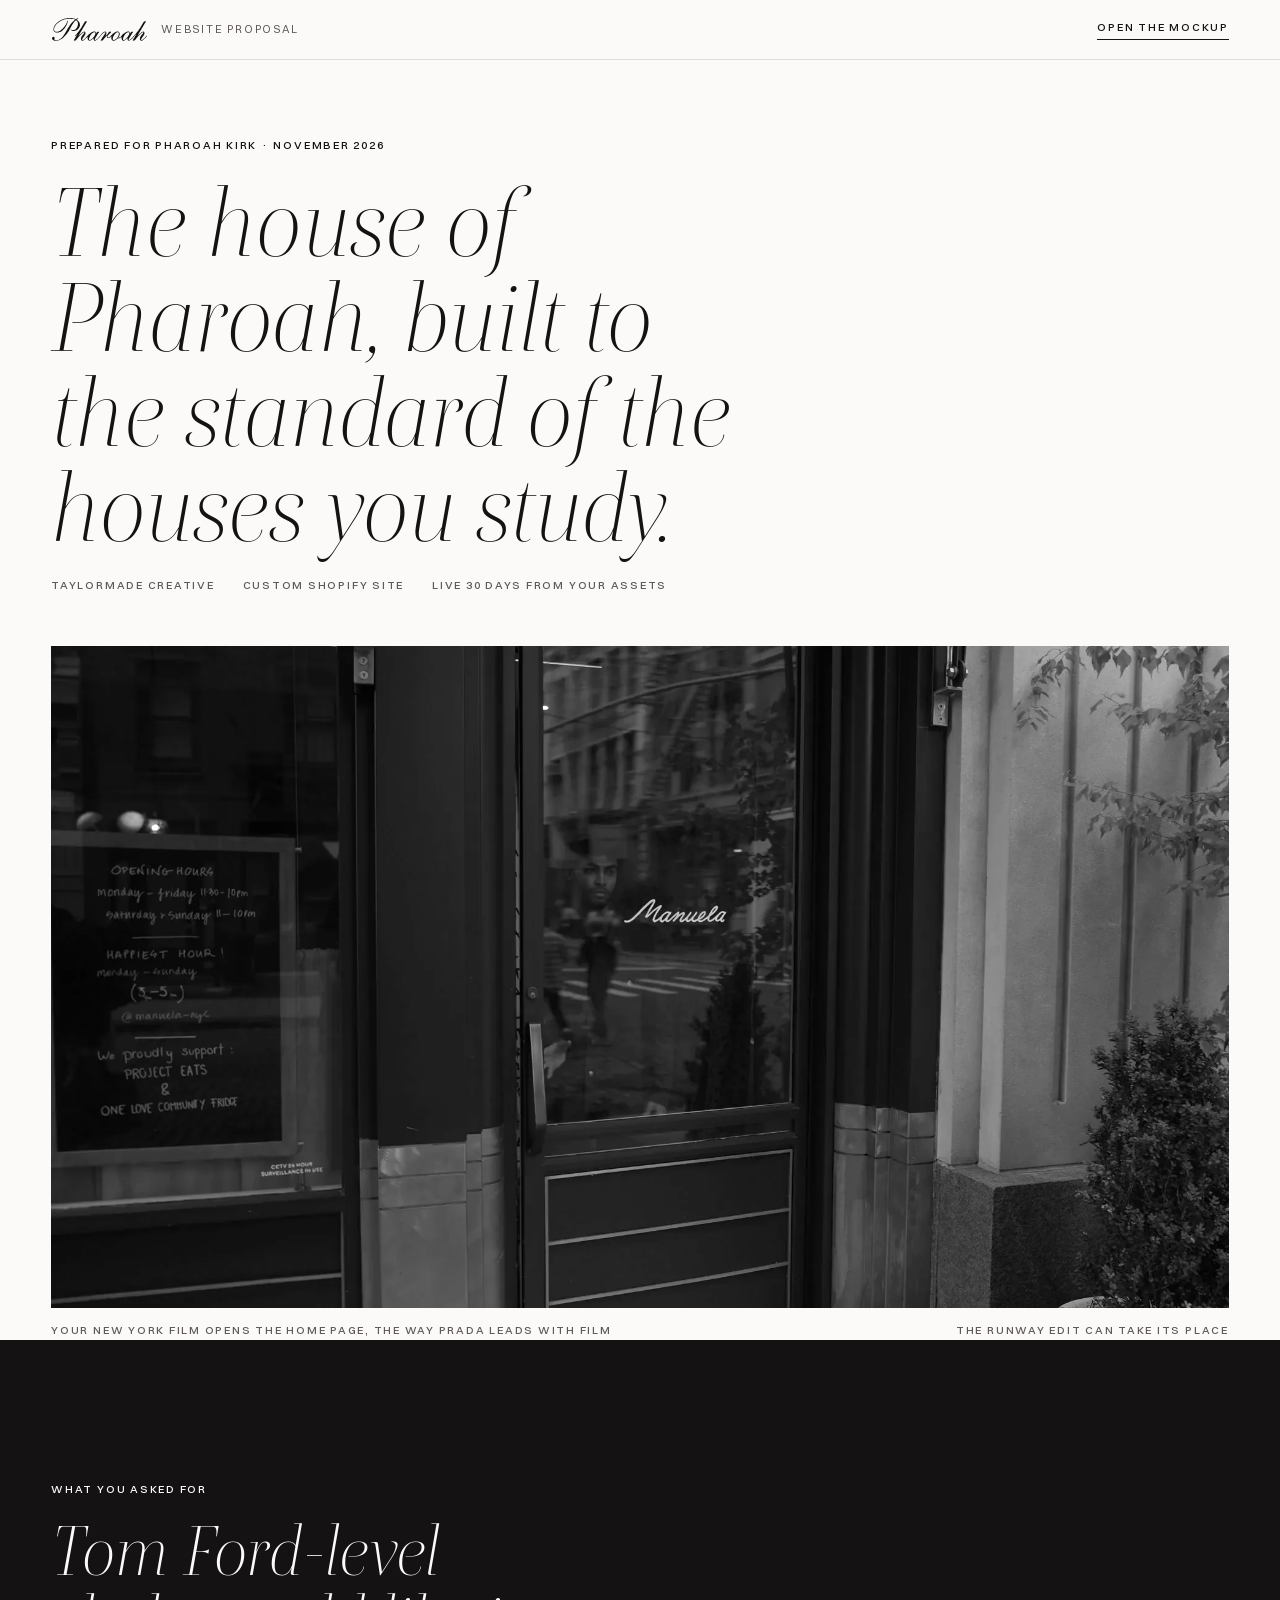
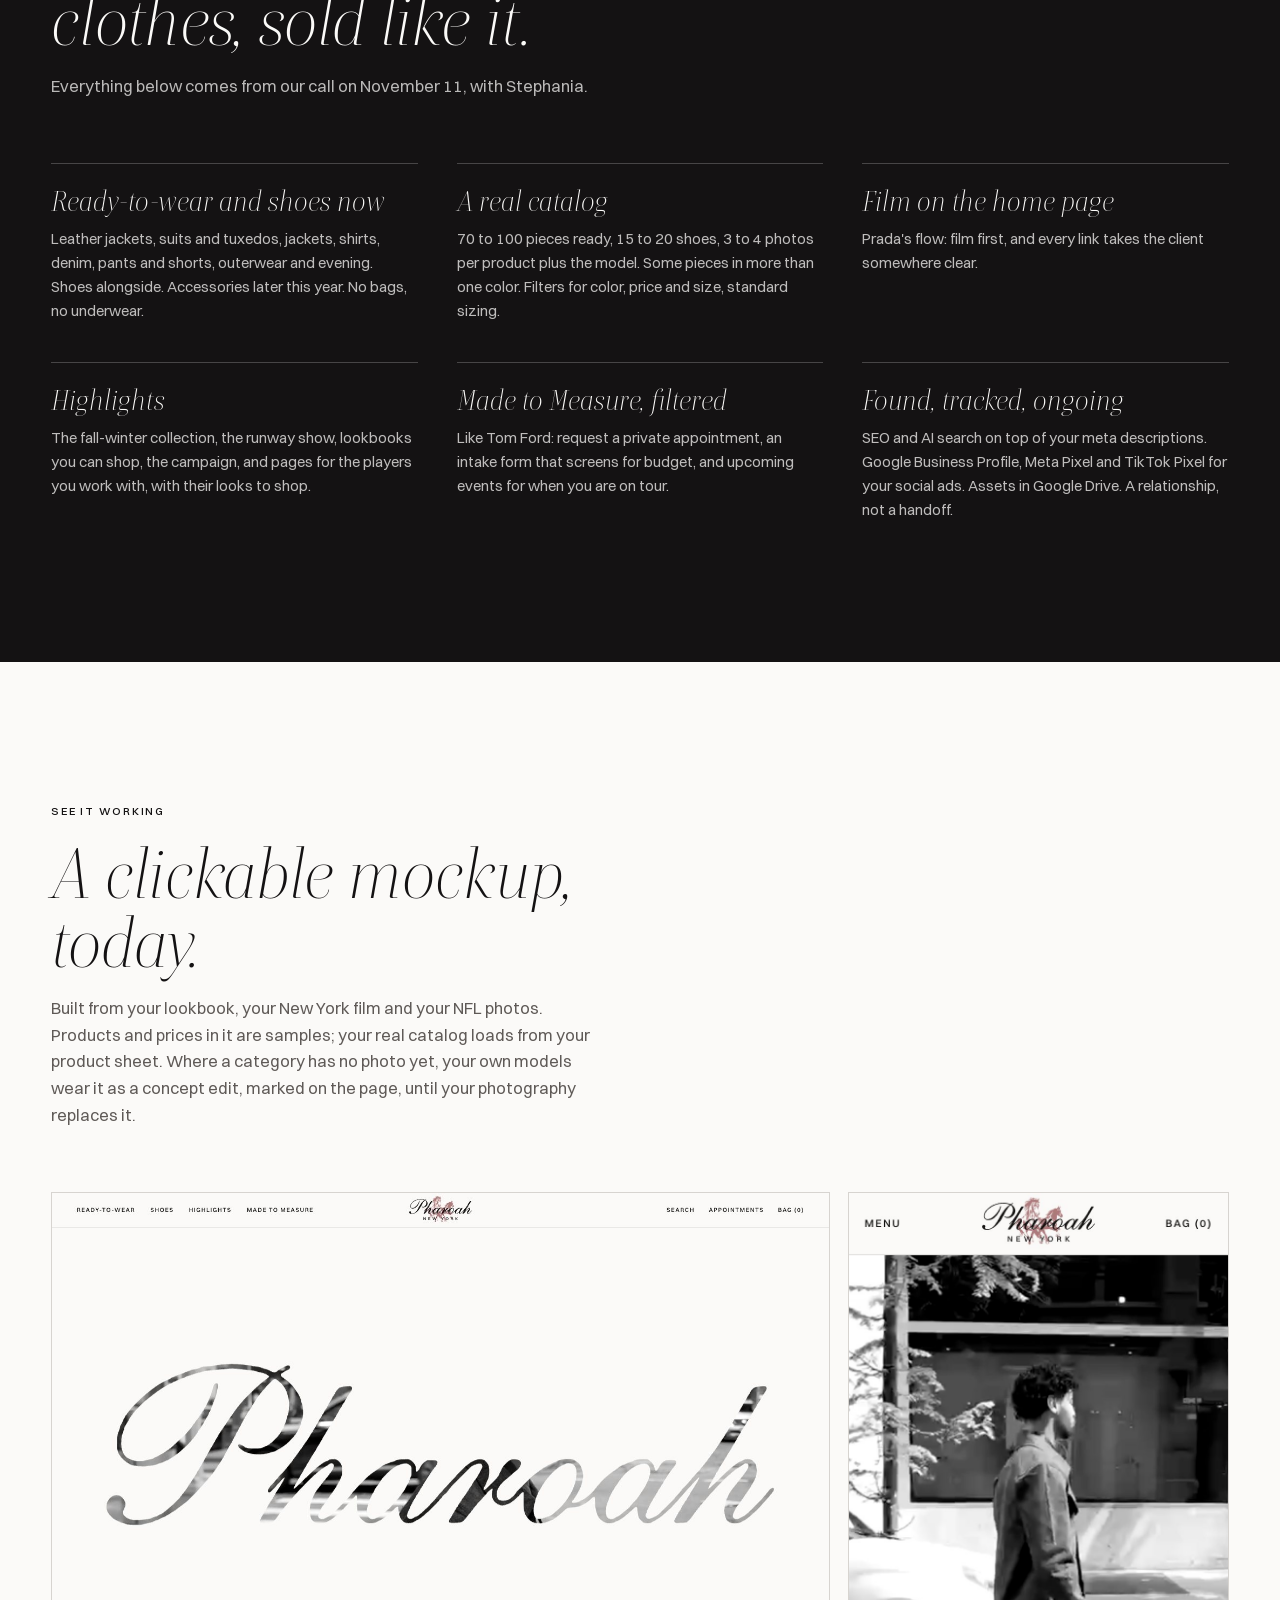
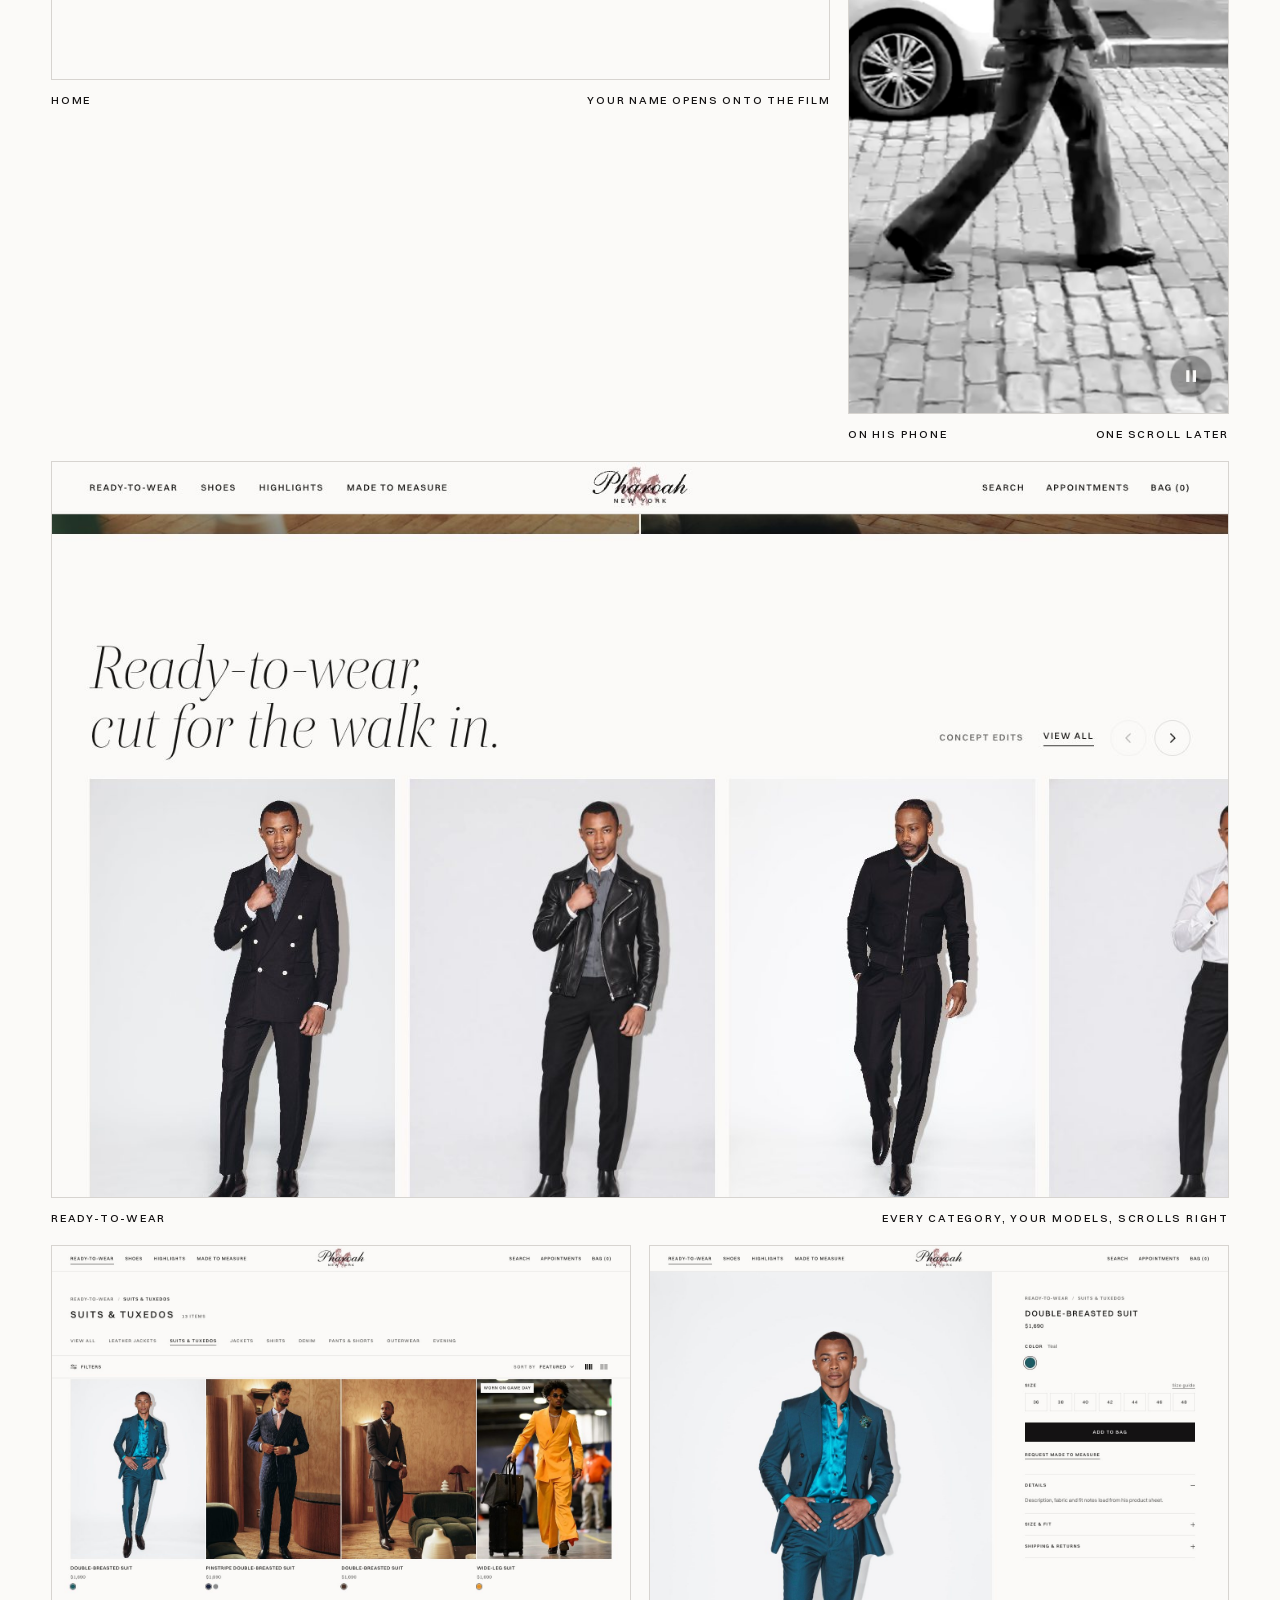
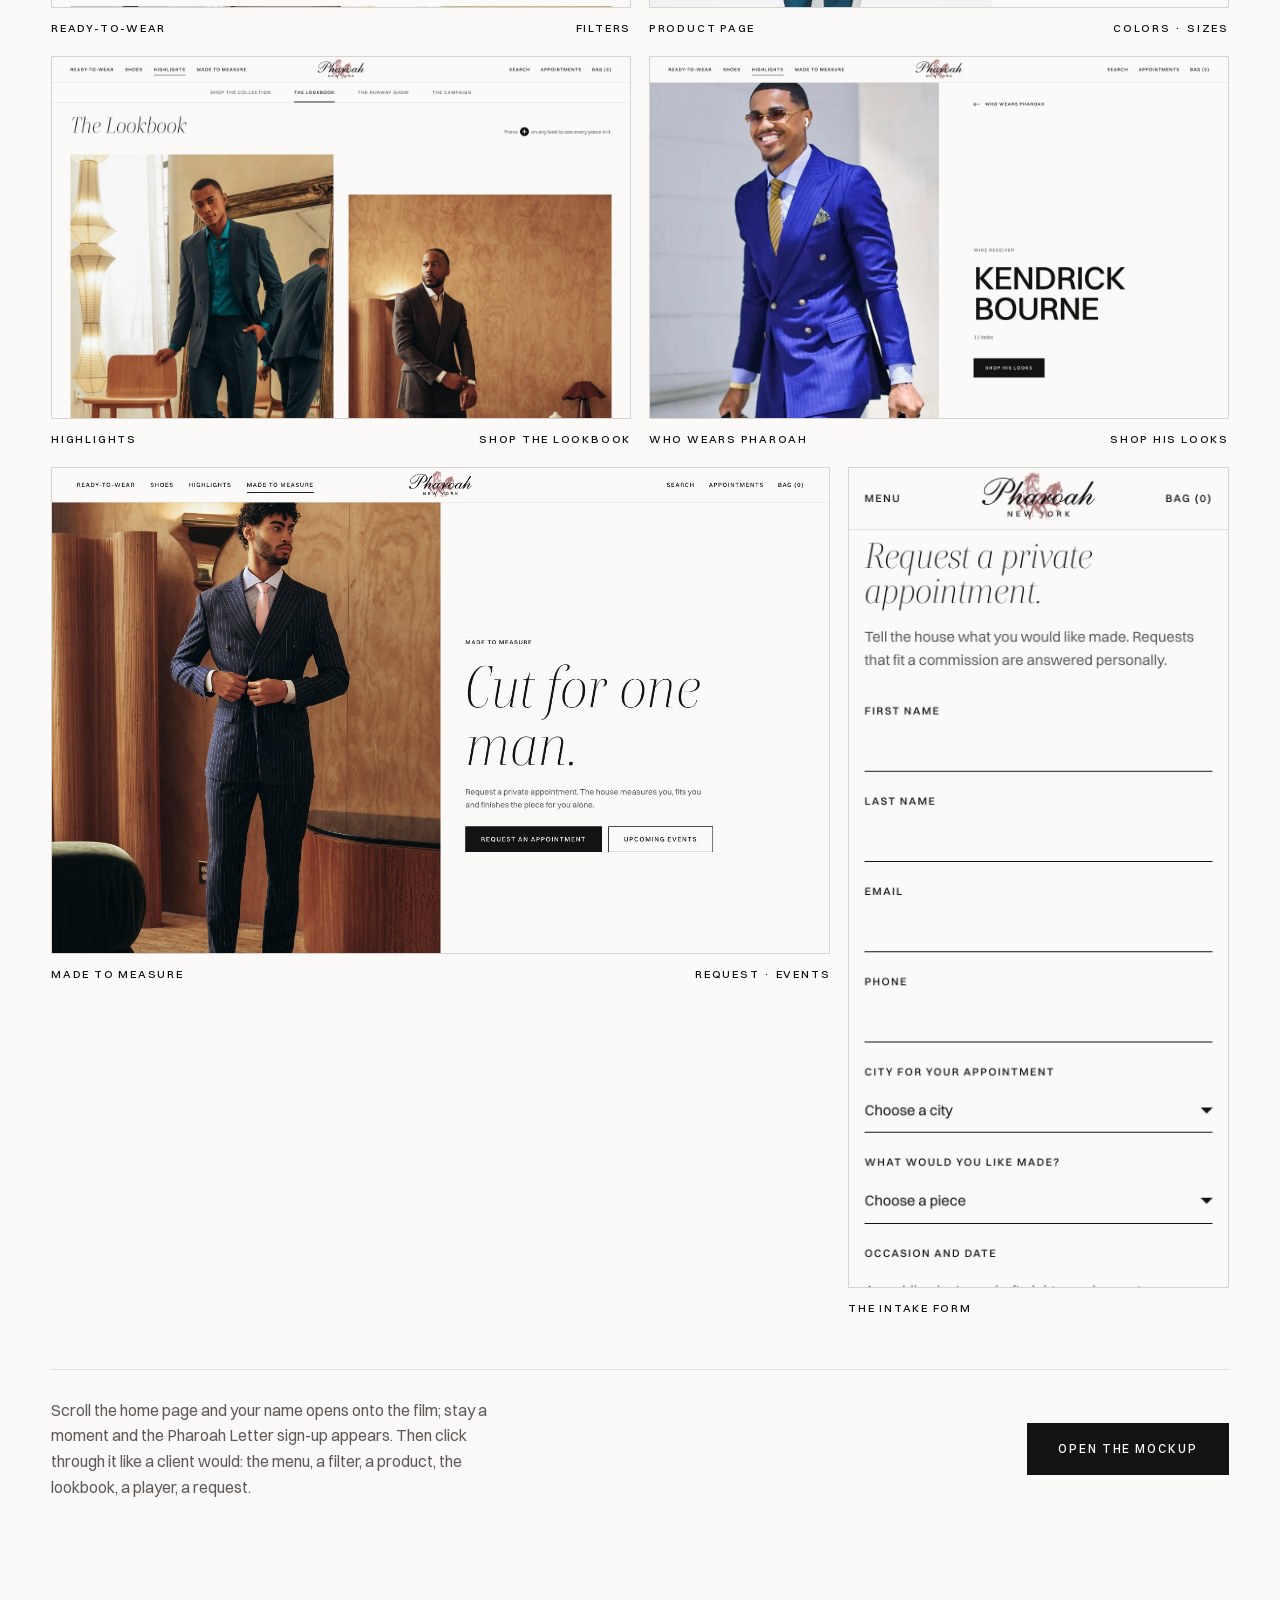
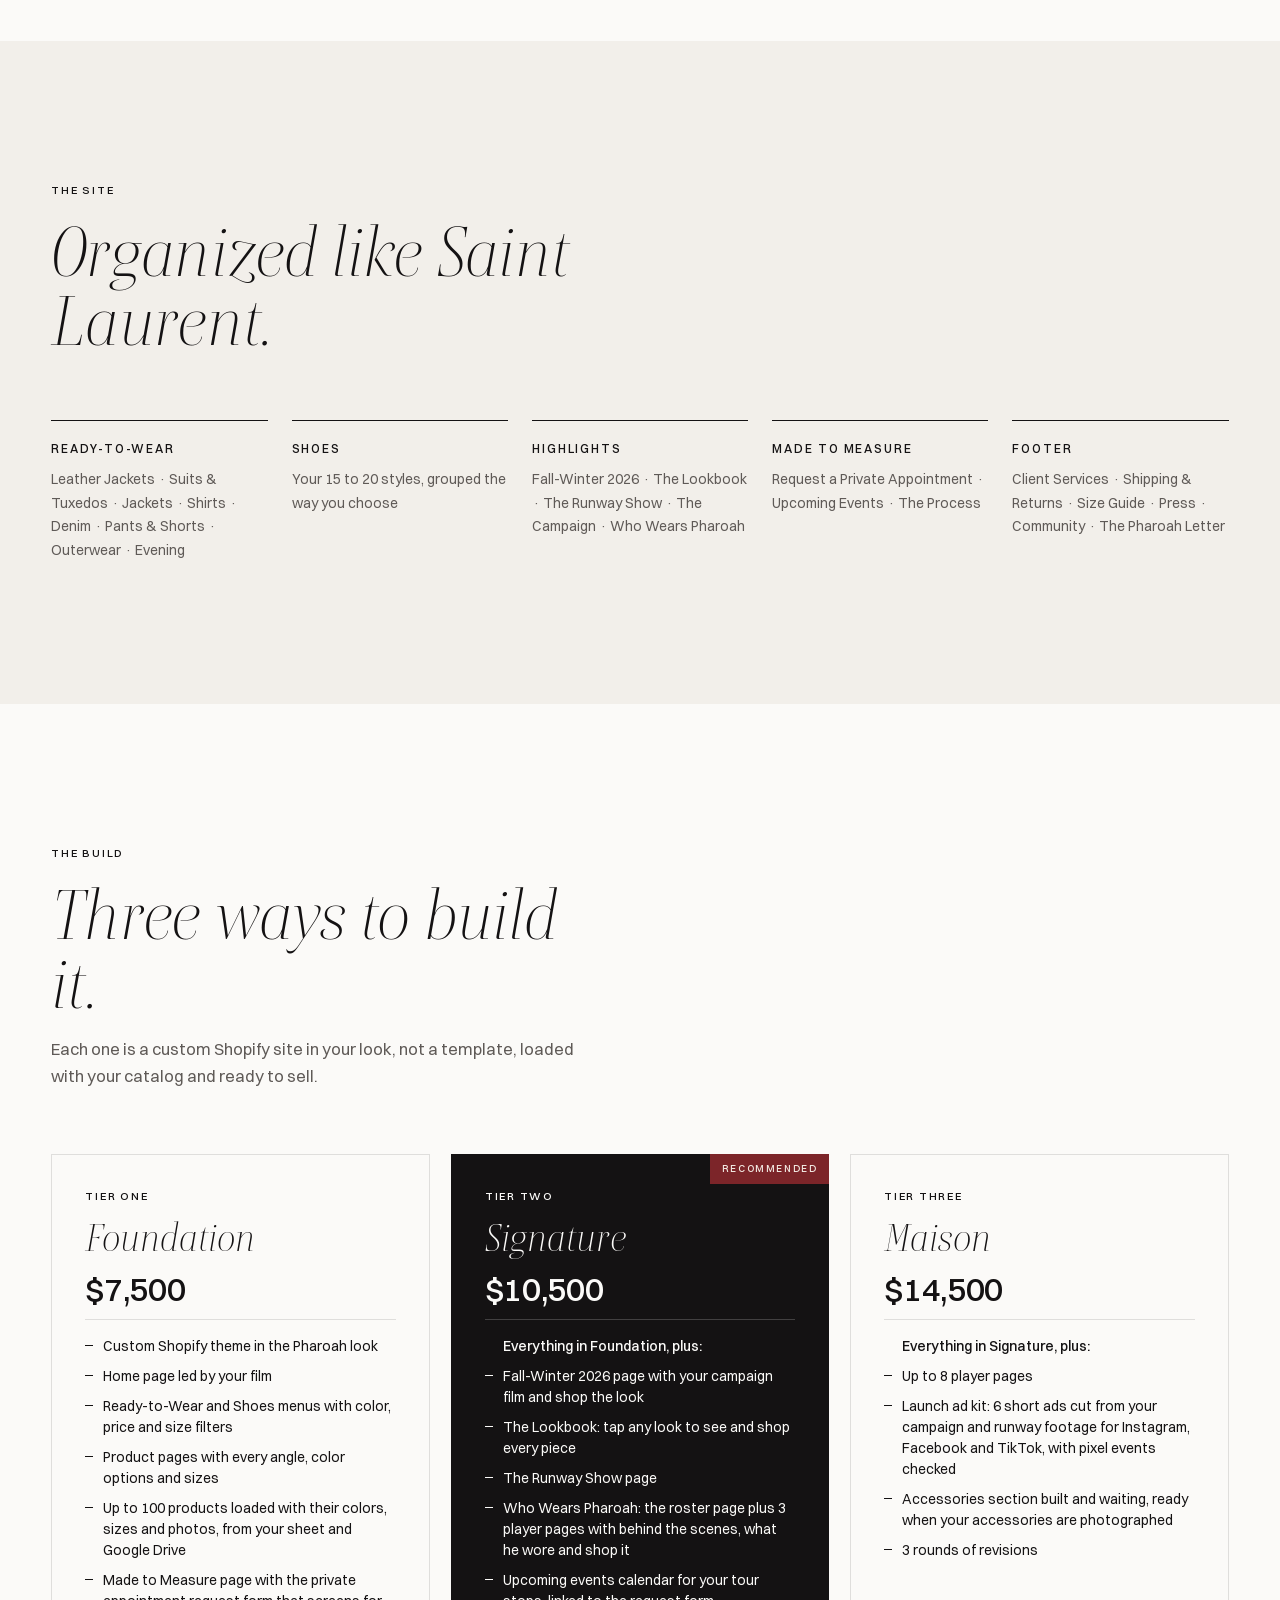
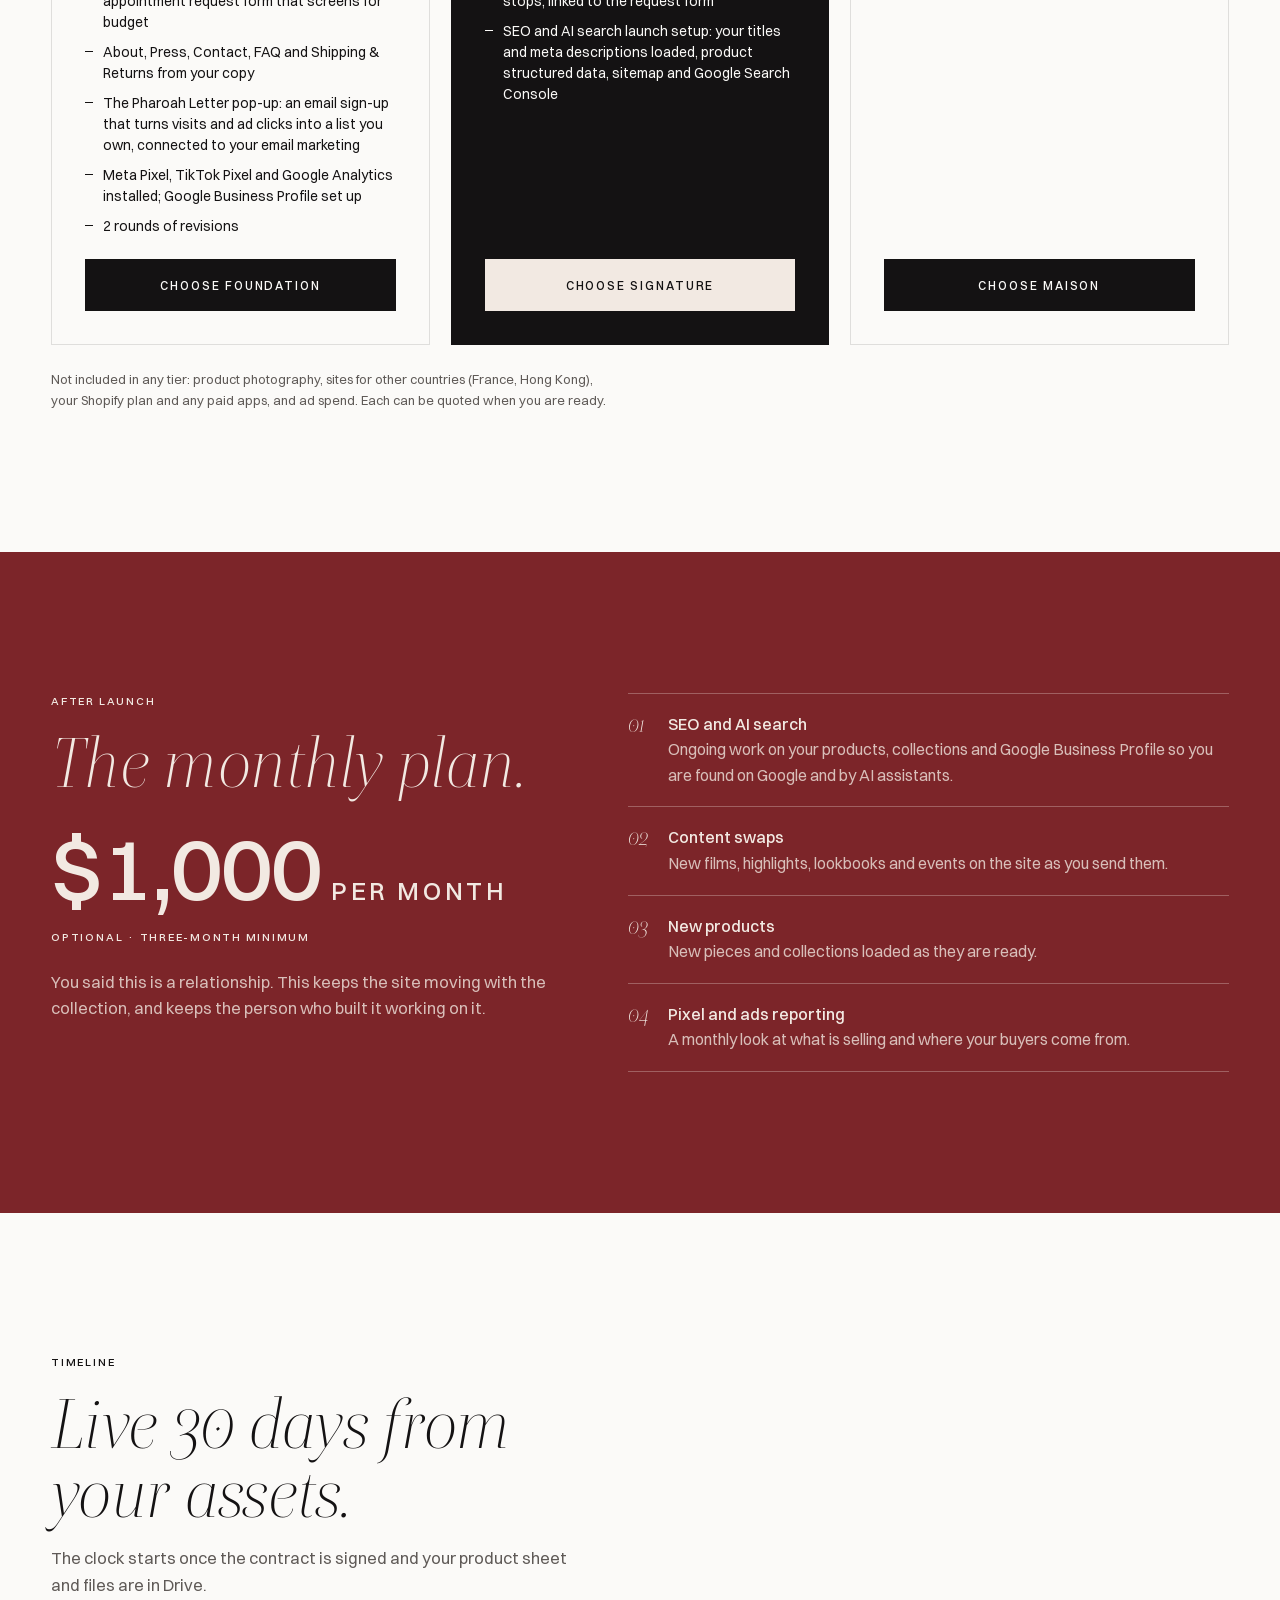
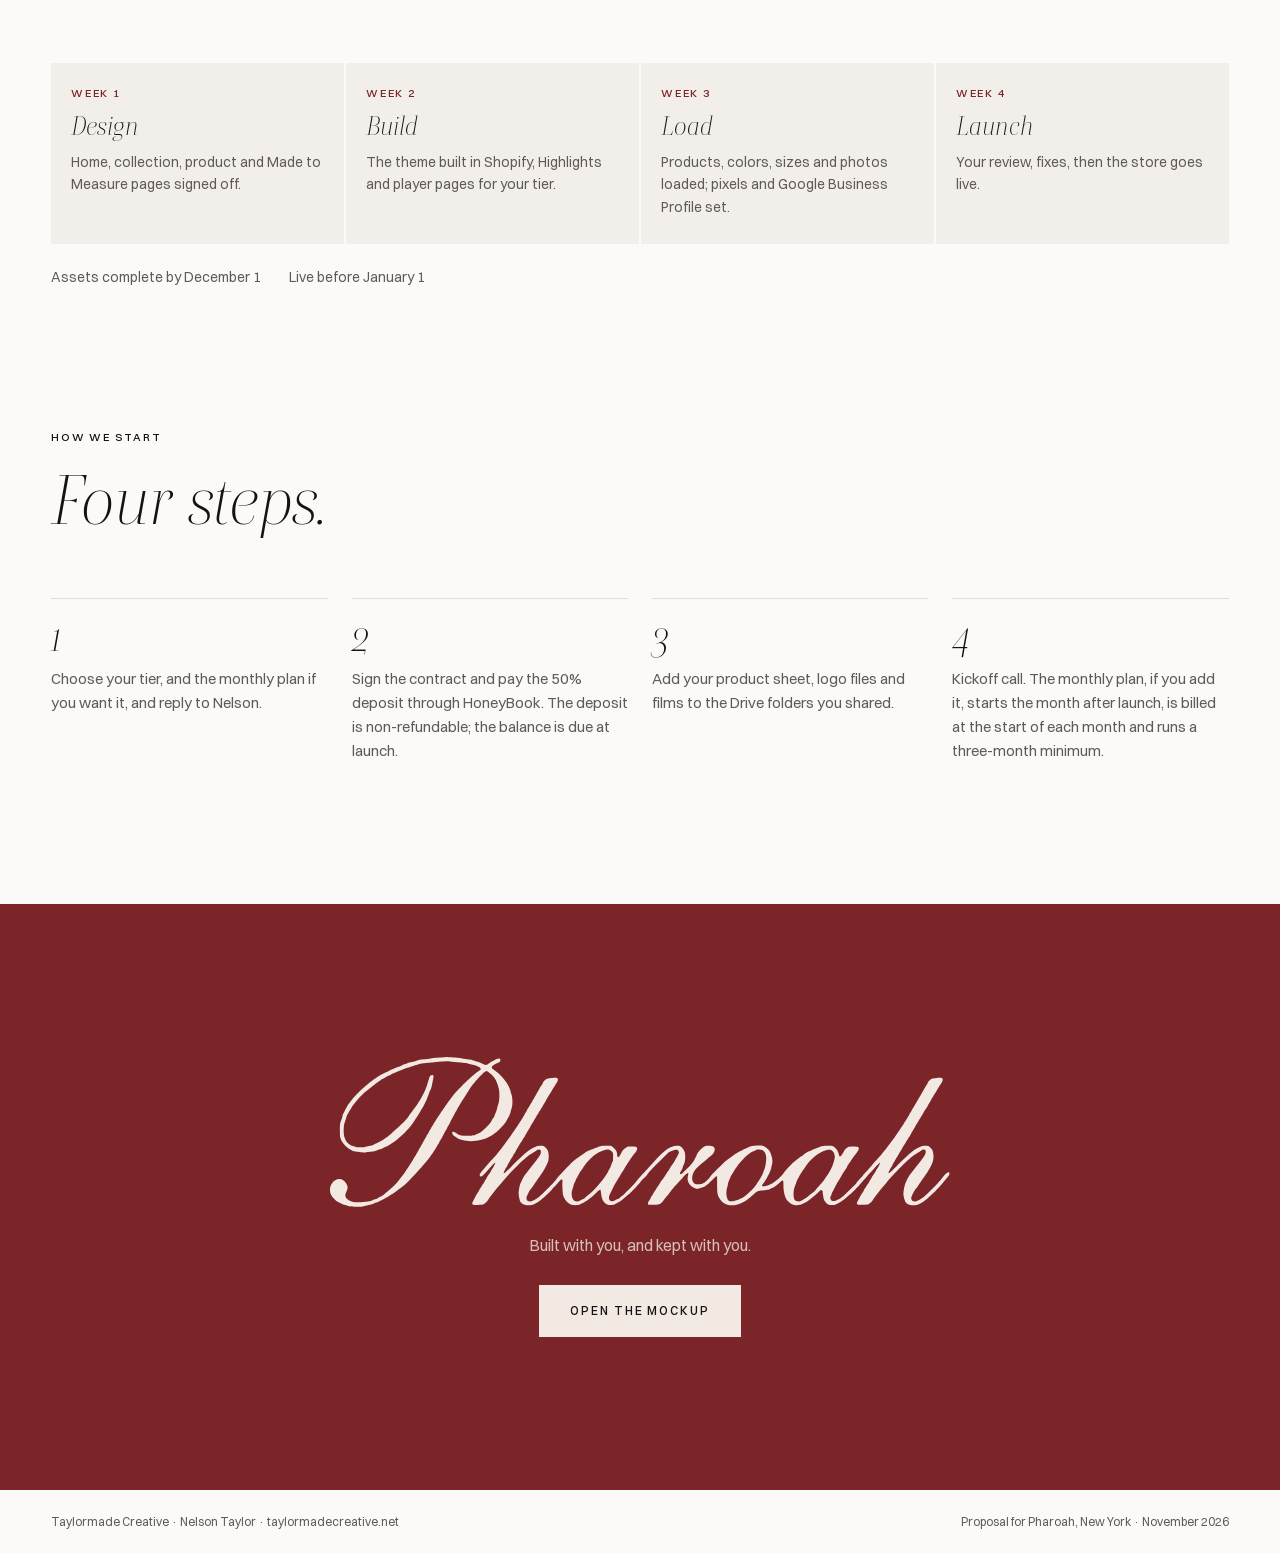
<file: index.html>
<!doctype html>
<html lang="en">
<head>
  <script>document.documentElement.classList.add('js')</script>
  <meta charset="utf-8">
  <meta name="viewport" content="width=device-width, initial-scale=1, viewport-fit=cover">
  <title>Pharoah · Website Proposal</title>
  <meta name="description" content="A website proposal for Pharoah, New York, from Taylormade Creative.">
  <meta name="robots" content="noindex, nofollow">
  <meta name="theme-color" content="#7C2529">
  <link rel="icon" href="site/assets/img/stallions-oxblood.png">
  <meta name="description" content="A custom Shopify site for Pharoah, New York, with a clickable mockup. Prepared for Pharoah Kirk by Taylormade Creative.">
  <meta property="og:type" content="website">
  <meta property="og:site_name" content="Taylormade Creative">
  <meta property="og:title" content="Pharoah, New York · Website proposal">
  <meta property="og:description" content="Built to the standard of the houses you study. The proposal and a clickable mockup of your new site.">
  <meta property="og:url" content="https://taylormadecreative.github.io/pharoah-proposal/">
  <meta property="og:image" content="https://taylormadecreative.github.io/pharoah-proposal/og.jpg?v=1">
  <meta property="og:image:width" content="1200">
  <meta property="og:image:height" content="630">
  <meta property="og:image:alt" content="Pharoah website proposal: a man in a dark jacket walking a New York street">
  <meta name="twitter:card" content="summary_large_image">
  <meta name="twitter:image" content="https://taylormadecreative.github.io/pharoah-proposal/og.jpg?v=1">
  <link rel="preload" href="site/assets/video/pharoah-bw-wide.webp" as="image" fetchpriority="high">
  <style>
    @font-face{font-family:"Switzer";src:url("site/assets/fonts/switzer-400.woff2") format("woff2");font-weight:400;font-display:swap}
    @font-face{font-family:"Switzer";src:url("site/assets/fonts/switzer-500.woff2") format("woff2");font-weight:500;font-display:swap}
    @font-face{font-family:"Boska";src:url("site/assets/fonts/boska-300.woff2") format("woff2");font-weight:300;font-display:swap}
    @font-face{font-family:"Boska";src:url("site/assets/fonts/boska-300i.woff2") format("woff2");font-weight:300;font-style:italic;font-display:swap}
    :root{
      --paper:#FBFAF8;--paper-2:#F2EFEA;--ink:#141213;--ink-2:#5F5A57;--line:rgb(20 18 19 / .12);
      --oxblood:#7C2529;--bone:#F2E9E2;--bone-2:rgb(242 233 226 / .78);
      --sans:"Switzer",system-ui,-apple-system,"Helvetica Neue",Arial,sans-serif;--serif:"Boska",Georgia,serif;
      --gutter:clamp(18px,4vw,64px);--max:1320px;--ease-out:cubic-bezier(.23,1,.32,1);
    }
    *,*::before,*::after{box-sizing:border-box}
    html{-webkit-text-size-adjust:100%;text-size-adjust:100%;overflow-x:clip;scroll-behavior:smooth}
    @media (prefers-reduced-motion:reduce){html{scroll-behavior:auto}}
    body{margin:0;background:var(--paper);color:var(--ink);font-family:var(--sans);font-size:16px;line-height:1.6;-webkit-font-smoothing:antialiased}
    img,video{display:block;max-width:100%;height:auto}
    a{color:inherit}
    h1,h2,h3,p,ul,ol,figure{margin:0}
    ul,ol{padding:0;list-style:none}
    [hidden]{display:none!important}
    :focus-visible{outline:1.5px solid currentColor;outline-offset:3px}
    .wrap{width:100%;max-width:var(--max);margin-inline:auto;padding-inline:var(--gutter)}
    .label{font-size:11px;font-weight:500;letter-spacing:.16em;text-transform:uppercase}
    .display{font-family:var(--serif);font-weight:300;font-style:italic;font-size:clamp(40px,5.4vw,84px);line-height:1;letter-spacing:-.01em}
    .lede{font-size:clamp(16px,1.3vw,19px);color:var(--ink-2);max-width:56ch}
    .logo{display:block;width:120px;aspect-ratio:2449/591;background:currentColor;-webkit-mask:url("site/assets/img/pharoah-script.svg") no-repeat center/contain;mask:url("site/assets/img/pharoah-script.svg") no-repeat center/contain}
    .btn{display:inline-flex;align-items:center;justify-content:center;min-height:52px;padding:0 30px;border:1px solid var(--ink);background:var(--ink);color:var(--paper);font-size:12px;font-weight:500;letter-spacing:.16em;text-transform:uppercase;text-decoration:none;transition:background-color 200ms var(--ease-out),color 200ms var(--ease-out),transform 160ms var(--ease-out)}
    .btn:hover{background:transparent;color:var(--ink)}
    .btn:active{transform:scale(.98)}
    .btn--light{background:var(--bone);border-color:var(--bone);color:var(--ink)}
    .btn--light:hover{background:transparent;color:var(--bone)}
    .js .rv{opacity:0;transform:translateY(22px);transition:opacity 900ms var(--ease-out),transform 1000ms var(--ease-out);transition-delay:calc(var(--d,0) * 80ms)}
    .js .rv.in{opacity:1;transform:none}
    [id]{scroll-margin-top:72px}
    @media (prefers-reduced-motion:reduce){.js .rv{opacity:1;transform:none;transition:none}}
    /* Print: everything visible, dark sections keep their color, no fixed bar, no video (its poster prints) */
    @media print{
      .top,.progress{display:none!important}
      .js .rv{opacity:1!important;transform:none!important;transition:none!important}
      .film video{display:none!important}
      .sec--ink,.sec--ox,.sec--tint{-webkit-print-color-adjust:exact;print-color-adjust:exact}
      .tier,.shot,.week,.brief li,.map li{break-inside:avoid}
      a[href]{text-decoration:none}
    }

    /* Top bar */
    .top{position:sticky;top:0;z-index:20;display:flex;align-items:center;justify-content:space-between;gap:16px;height:60px;padding-inline:var(--gutter);background:color-mix(in oklab,var(--paper) 94%,transparent);backdrop-filter:blur(8px);border-bottom:1px solid var(--line)}
    .top__brand{display:flex;align-items:center;gap:14px;text-decoration:none}
    .top__brand .logo{width:96px}
    .top__for{font-size:11px;letter-spacing:.16em;text-transform:uppercase;color:var(--ink-2)}
    .top a.top__cta{font-size:11px;font-weight:500;letter-spacing:.16em;text-transform:uppercase;text-decoration:none;border-bottom:1px solid currentColor;padding-bottom:2px}
    .progress{position:fixed;left:0;right:0;top:60px;z-index:21;height:2px;background:transparent}
    .progress i{display:block;height:100%;background:var(--oxblood);transform:scaleX(0);transform-origin:left}

    /* 01 Cover */
    .cover{padding-top:clamp(40px,6vw,88px)}
    .cover__head{display:grid;gap:22px;margin-bottom:clamp(32px,4vw,56px)}
    .cover__head .display{font-size:clamp(46px,7.4vw,124px);max-width:15ch}
    .cover__meta{display:flex;flex-wrap:wrap;gap:8px 28px;color:var(--ink-2)}
    .film{position:relative;aspect-ratio:16/9;background:#0f0d0e;overflow:clip}
    .film img,.film video{position:absolute;inset:0;width:100%;height:100%;object-fit:cover}
    .film video{opacity:0;transition:opacity 800ms var(--ease-out)}
    .film.is-on video{opacity:1}
    .film__cap{display:flex;flex-wrap:wrap;justify-content:space-between;gap:8px 24px;padding:14px 0 0;color:var(--ink-2)}

    /* Sections */
    .sec{padding-block:clamp(88px,11vw,168px)}
    .sec__head{display:grid;gap:18px;margin-bottom:clamp(36px,5vw,64px);max-width:60ch}
    .sec--ink{background:var(--ink);color:var(--paper)}
    .sec--ink .lede{color:rgb(251 250 248 / .72)}
    .sec--ox{background:var(--oxblood);color:var(--bone)}
    .sec--ox .lede{color:var(--bone-2)}

    /* 02 The brief, in his words */
    .brief{display:grid;grid-template-columns:repeat(3,minmax(0,1fr));gap:clamp(20px,3vw,44px)}
    .brief li{display:grid;align-content:start;gap:10px;padding-top:22px;border-top:1px solid rgb(251 250 248 / .22)}
    .brief h3{font-family:var(--serif);font-style:italic;font-weight:300;font-size:clamp(24px,2.2vw,32px);line-height:1.1}
    .brief p{font-size:15px;color:rgb(251 250 248 / .74)}
    @media (max-width:899px){.brief{grid-template-columns:1fr 1fr}}
    @media (max-width:599px){.brief{grid-template-columns:1fr}}

    /* 03 The mockup */
    .shots{display:grid;grid-template-columns:repeat(6,minmax(0,1fr));gap:clamp(10px,1.4vw,20px)}
    .shot{display:grid;gap:12px;align-content:start;text-decoration:none}
    .shot img{width:100%;border:1px solid var(--line);background:var(--paper-2)}
    .shot--wide{grid-column:span 4}
    .shot--tall{grid-column:span 2}
    .shot--half{grid-column:span 3}
    .shot--full{grid-column:1 / -1}
    .shot span{display:flex;justify-content:space-between;gap:12px}
    .open{display:flex;flex-wrap:wrap;align-items:center;justify-content:space-between;gap:20px;margin-top:clamp(32px,4vw,56px);padding-top:28px;border-top:1px solid var(--line)}
    .open p{max-width:52ch;color:var(--ink-2)}
    @media (max-width:767px){.shot--wide,.shot--tall,.shot--half,.shot--full{grid-column:1 / -1}}

    /* 04 The map */
    .map{display:grid;grid-template-columns:repeat(5,minmax(0,1fr));gap:24px}
    .map li{display:grid;align-content:start;gap:10px;padding-top:18px;border-top:1px solid var(--ink)}
    .map h3{font-size:12px;font-weight:500;letter-spacing:.16em;text-transform:uppercase}
    .map p{font-size:14px;color:var(--ink-2);line-height:1.7}
    @media (max-width:899px){.map{grid-template-columns:1fr 1fr}}

    /* 05 Tiers */
    .tiers{display:grid;grid-template-columns:repeat(3,minmax(0,1fr));gap:clamp(12px,1.6vw,22px);align-items:stretch}
    .tier{position:relative;display:grid;grid-template-rows:auto auto auto 1fr auto;gap:14px;padding:clamp(24px,2.6vw,36px);border:1px solid var(--line);background:var(--paper)}
    .tier--pick{background:var(--ink);color:var(--paper);border-color:var(--ink)}
    .tier__flag{position:absolute;top:-1px;right:-1px;padding:7px 12px;background:var(--oxblood);color:var(--bone);font-size:10px;font-weight:500;letter-spacing:.16em;text-transform:uppercase}
    .tier__name{font-family:var(--serif);font-style:italic;font-weight:300;font-size:clamp(34px,3vw,46px);line-height:1}
    .tier__price{font-size:clamp(30px,2.6vw,40px);font-weight:500;letter-spacing:-.01em;line-height:1}
    .tier__note{font-size:13px;color:var(--ink-2)}
    .tier--pick .tier__note{color:rgb(251 250 248 / .7)}
    .tier ul{display:grid;align-content:start;gap:9px;padding-top:16px;border-top:1px solid var(--line)}
    .tier--pick ul{border-color:rgb(251 250 248 / .2)}
    .tier li{position:relative;padding-left:18px;font-size:14px;line-height:1.5}
    .tier li::before{content:"";position:absolute;left:0;top:.62em;width:8px;height:1px;background:currentColor}
    .tier li.plus{font-weight:500}
    .tier li.plus::before{display:none}
    .tier .btn{margin-top:8px}
    .tier--pick .btn{background:var(--bone);border-color:var(--bone);color:var(--ink)}
    .tier--pick .btn:hover{background:transparent;color:var(--bone)}
    .tiers-foot{margin-top:24px;font-size:13px;color:var(--ink-2);max-width:80ch}
    @media (max-width:999px){.tiers{grid-template-columns:1fr}}

    /* 06 Monthly */
    .monthly{display:grid;grid-template-columns:minmax(0,1fr) minmax(0,1.2fr);gap:clamp(32px,6vw,96px);align-items:start}
    .monthly__price{font-size:clamp(56px,7vw,104px);font-weight:500;letter-spacing:-.02em;line-height:1}
    .monthly__price small{font-size:.28em;font-weight:500;letter-spacing:.14em;text-transform:uppercase;margin-left:10px}
    .monthly ul{display:grid;gap:0;border-top:1px solid rgb(242 233 226 / .3)}
    .monthly li{display:grid;grid-template-columns:auto 1fr;gap:18px;padding:18px 0;border-bottom:1px solid rgb(242 233 226 / .3)}
    .monthly li b{font-family:var(--serif);font-style:italic;font-weight:300;font-size:22px;line-height:1.2;min-width:2ch}
    .monthly li span{color:var(--bone-2)}
    .monthly li strong{display:block;color:var(--bone);font-weight:500}
    @media (max-width:899px){.monthly{grid-template-columns:1fr}}

    /* 07 Timeline */
    .weeks{display:grid;grid-template-columns:repeat(4,minmax(0,1fr));gap:2px;margin-top:8px}
    .week{display:grid;align-content:start;gap:10px;padding:22px 20px 26px;background:var(--paper-2)}
    .week b{font-size:11px;font-weight:500;letter-spacing:.16em;text-transform:uppercase;color:var(--oxblood)}
    .week h3{font-family:var(--serif);font-style:italic;font-weight:300;font-size:26px;line-height:1.1}
    .week p{font-size:14px;color:var(--ink-2)}
    .clock{display:flex;flex-wrap:wrap;gap:8px 28px;margin-top:22px;font-size:14px;color:var(--ink-2)}
    @media (max-width:899px){.weeks{grid-template-columns:1fr 1fr}}
    @media (max-width:599px){.weeks{grid-template-columns:1fr}}

    /* 08 Start */
    .start{display:grid;grid-template-columns:repeat(4,minmax(0,1fr));gap:24px}
    .start li{display:grid;align-content:start;gap:10px;padding-top:18px;border-top:1px solid var(--line)}
    .start b{font-family:var(--serif);font-style:italic;font-weight:300;font-size:40px;line-height:1}
    .start p{font-size:15px;color:var(--ink-2)}
    @media (max-width:899px){.start{grid-template-columns:1fr 1fr}}
    @media (max-width:599px){.start{grid-template-columns:1fr}}

    /* 09 Close */
    .close{display:grid;justify-items:center;text-align:center;gap:26px;padding-block:clamp(96px,12vw,180px)}
    .close .logo{width:min(70vw,620px)}
    .close p{color:var(--bone-2);max-width:48ch}
    .foot{display:flex;flex-wrap:wrap;justify-content:space-between;gap:12px;padding:22px var(--gutter);font-size:12px;color:var(--ink-2)}
  </style>
</head>
<body>
  <header class="top">
    <a class="top__brand" href="#cover" aria-label="Back to the top"><i class="logo" aria-hidden="true"></i><span class="top__for">Website proposal</span></a>
    <a class="top__cta" href="site/index.html">Open the mockup</a>
  </header>
  <div class="progress" aria-hidden="true"><i data-progress></i></div>

  <main>
    <!-- 01 Cover -->
    <section class="cover wrap" id="cover">
      <div class="cover__head">
        <p class="label">Prepared for Pharoah Kirk · November 2026</p>
        <h1 class="display">The house of Pharoah, built to the standard of the houses you study.</h1>
        <div class="cover__meta label"><span>Taylormade Creative</span><span>Custom Shopify site</span><span>Live 30 days from your assets</span></div>
      </div>
      <figure>
        <div class="film" data-film>
          <img src="site/assets/video/pharoah-bw-wide.webp" alt="" width="1920" height="1080" fetchpriority="high">
          <video muted loop playsinline preload="none" aria-hidden="true" data-src="site/assets/video/pharoah-bw-wide.mp4"></video>
        </div>
        <figcaption class="film__cap label"><span>Your New York film opens the home page, the way Prada leads with film</span><span>The runway edit can take its place</span></figcaption>
      </figure>
    </section>

    <!-- 02 What you asked for -->
    <section class="sec sec--ink" aria-labelledby="brief-title">
      <div class="wrap">
        <div class="sec__head">
          <p class="label">What you asked for</p>
          <h2 class="display" id="brief-title">Tom Ford-level clothes, sold like it.</h2>
          <p class="lede">Everything below comes from our call on November 11, with Stephania.</p>
        </div>
        <ul class="brief">
          <li class="rv"><h3>Ready-to-wear and shoes now</h3><p>Leather jackets, suits and tuxedos, jackets, shirts, denim, pants and shorts, outerwear and evening. Shoes alongside. Accessories later this year. No bags, no underwear.</p></li>
          <li class="rv" style="--d:1"><h3>A real catalog</h3><p>70 to 100 pieces ready, 15 to 20 shoes, 3 to 4 photos per product plus the model. Some pieces in more than one color. Filters for color, price and size, standard sizing.</p></li>
          <li class="rv" style="--d:2"><h3>Film on the home page</h3><p>Prada's flow: film first, and every link takes the client somewhere clear.</p></li>
          <li class="rv"><h3>Highlights</h3><p>The fall-winter collection, the runway show, lookbooks you can shop, the campaign, and pages for the players you work with, with their looks to shop.</p></li>
          <li class="rv" style="--d:1"><h3>Made to Measure, filtered</h3><p>Like Tom Ford: request a private appointment, an intake form that screens for budget, and upcoming events for when you are on tour.</p></li>
          <li class="rv" style="--d:2"><h3>Found, tracked, ongoing</h3><p>SEO and AI search on top of your meta descriptions. Google Business Profile, Meta Pixel and TikTok Pixel for your social ads. Assets in Google Drive. A relationship, not a handoff.</p></li>
        </ul>
      </div>
    </section>

    <!-- 03 The mockup -->
    <section class="sec" aria-labelledby="mock-title">
      <div class="wrap">
        <div class="sec__head">
          <p class="label">See it working</p>
          <h2 class="display" id="mock-title">A clickable mockup, today.</h2>
          <p class="lede">Built from your lookbook, your New York film and your NFL photos. Products and prices in it are samples; your real catalog loads from your product sheet. Where a category has no photo yet, your own models wear it as a concept edit, marked on the page, until your photography replaces it.</p>
        </div>
        <div class="shots">
          <a class="shot shot--wide rv" href="site/index.html"><img src="shots/home.jpg" alt="The home page opens with your name cut from the page and your film playing inside the letters" width="1440" height="900" loading="lazy"><span class="label"><span>Home</span><span>Your name opens onto the film</span></span></a>
          <a class="shot shot--tall rv" style="--d:1" href="site/index.html"><img src="shots/home-phone.jpg" alt="On a phone, a scroll later: the film fills the screen" width="390" height="844" loading="lazy"><span class="label"><span>On his phone</span><span>One scroll later</span></span></a>
          <a class="shot shot--full rv" href="site/index.html#rtw-title"><img src="shots/home-rail.jpg" alt="Ready-to-wear: every category in one row that scrolls right, worn by your own models" width="1440" height="900" loading="lazy"><span class="label"><span>Ready-to-Wear</span><span>Every category, your models, scrolls right</span></span></a>
          <a class="shot shot--half rv" href="site/collection.html?c=suits-tuxedos"><img src="shots/collection.jpg" alt="Suits and tuxedos with color, price and size filters" width="1440" height="900" loading="lazy"><span class="label"><span>Ready-to-Wear</span><span>Filters</span></span></a>
          <a class="shot shot--half rv" style="--d:1" href="site/product.html?id=teal-db-suit"><img src="shots/product.jpg" alt="A product page with every angle, color and size" width="1440" height="900" loading="lazy"><span class="label"><span>Product page</span><span>Colors · sizes</span></span></a>
          <a class="shot shot--half rv" href="site/highlights.html#lookbook"><img src="shots/highlights.jpg" alt="Fall-Winter 2026 highlights with the lookbook" width="1440" height="900" loading="lazy"><span class="label"><span>Highlights</span><span>Shop the lookbook</span></span></a>
          <a class="shot shot--half rv" style="--d:1" href="site/player.html?p=kendrick-bourne"><img src="shots/player.jpg" alt="A player landing page" width="1440" height="900" loading="lazy"><span class="label"><span>Who Wears Pharoah</span><span>Shop his looks</span></span></a>
          <a class="shot shot--wide rv" href="site/made-to-measure.html"><img src="shots/mtm.jpg" alt="Made to Measure with the private appointment request" width="1440" height="900" loading="lazy"><span class="label"><span>Made to Measure</span><span>Request · events</span></span></a>
          <a class="shot shot--tall rv" style="--d:1" href="site/made-to-measure.html#request"><img src="shots/mtm-phone.jpg" alt="The request form on a phone" width="390" height="844" loading="lazy"><span class="label"><span>The intake form</span></span></a>
        </div>
        <div class="open">
          <p>Scroll the home page and your name opens onto the film; stay a moment and the Pharoah Letter sign-up appears. Then click through it like a client would: the menu, a filter, a product, the lookbook, a player, a request.</p>
          <a class="btn" href="site/index.html">Open the mockup</a>
        </div>
      </div>
    </section>

    <!-- 04 The map -->
    <section class="sec sec--tint" style="background:var(--paper-2)" aria-labelledby="map-title">
      <div class="wrap">
        <div class="sec__head">
          <p class="label">The site</p>
          <h2 class="display" id="map-title">Organized like Saint Laurent.</h2>
        </div>
        <ul class="map">
          <li class="rv"><h3>Ready-to-Wear</h3><p>Leather Jackets · Suits &amp; Tuxedos · Jackets · Shirts · Denim · Pants &amp; Shorts · Outerwear · Evening</p></li>
          <li class="rv" style="--d:1"><h3>Shoes</h3><p>Your 15 to 20 styles, grouped the way you choose</p></li>
          <li class="rv" style="--d:2"><h3>Highlights</h3><p>Fall-Winter 2026 · The Lookbook · The Runway Show · The Campaign · Who Wears Pharoah</p></li>
          <li class="rv" style="--d:3"><h3>Made to Measure</h3><p>Request a Private Appointment · Upcoming Events · The Process</p></li>
          <li class="rv" style="--d:4"><h3>Footer</h3><p>Client Services · Shipping &amp; Returns · Size Guide · Press · Community · The Pharoah Letter</p></li>
        </ul>
      </div>
    </section>

    <!-- 05 Three ways -->
    <section class="sec" id="tiers" aria-labelledby="tiers-title">
      <div class="wrap">
        <div class="sec__head">
          <p class="label">The build</p>
          <h2 class="display" id="tiers-title">Three ways to build it.</h2>
          <p class="lede">Each one is a custom Shopify site in your look, not a template, loaded with your catalog and ready to sell.</p>
        </div>
        <div class="tiers">
          <article class="tier rv">
            <p class="label">Tier one</p>
            <h3 class="tier__name">Foundation</h3>
            <p class="tier__price">$7,500</p>
            <ul>
              <li>Custom Shopify theme in the Pharoah look</li>
              <li>Home page led by your film</li>
              <li>Ready-to-Wear and Shoes menus with color, price and size filters</li>
              <li>Product pages with every angle, color options and sizes</li>
              <li>Up to 100 products loaded with their colors, sizes and photos, from your sheet and Google Drive</li>
              <li>Made to Measure page with the private appointment request form that screens for budget</li>
              <li>About, Press, Contact, FAQ and Shipping &amp; Returns from your copy</li>
              <li>The Pharoah Letter pop-up: an email sign-up that turns visits and ad clicks into a list you own, connected to your email marketing</li>
              <li>Meta Pixel, TikTok Pixel and Google Analytics installed; Google Business Profile set up</li>
              <li>2 rounds of revisions</li>
            </ul>
            <a class="btn" href="#start">Choose Foundation</a>
          </article>
          <article class="tier tier--pick rv" style="--d:1">
            <span class="tier__flag">Recommended</span>
            <p class="label">Tier two</p>
            <h3 class="tier__name">Signature</h3>
            <p class="tier__price">$10,500</p>
            <ul>
              <li class="plus">Everything in Foundation, plus:</li>
              <li>Fall-Winter 2026 page with your campaign film and shop the look</li>
              <li>The Lookbook: tap any look to see and shop every piece</li>
              <li>The Runway Show page</li>
              <li>Who Wears Pharoah: the roster page plus 3 player pages with behind the scenes, what he wore and shop it</li>
              <li>Upcoming events calendar for your tour stops, linked to the request form</li>
              <li>SEO and AI search launch setup: your titles and meta descriptions loaded, product structured data, sitemap and Google Search Console</li>
            </ul>
            <a class="btn" href="#start">Choose Signature</a>
          </article>
          <article class="tier rv" style="--d:2">
            <p class="label">Tier three</p>
            <h3 class="tier__name">Maison</h3>
            <p class="tier__price">$14,500</p>
            <ul>
              <li class="plus">Everything in Signature, plus:</li>
              <li>Up to 8 player pages</li>
              <li>Launch ad kit: 6 short ads cut from your campaign and runway footage for Instagram, Facebook and TikTok, with pixel events checked</li>
              <li>Accessories section built and waiting, ready when your accessories are photographed</li>
              <li>3 rounds of revisions</li>
            </ul>
            <a class="btn" href="#start">Choose Maison</a>
          </article>
        </div>
        <p class="tiers-foot">Not included in any tier: product photography, sites for other countries (France, Hong Kong), your Shopify plan and any paid apps, and ad spend. Each can be quoted when you are ready.</p>
      </div>
    </section>

    <!-- 06 Monthly -->
    <section class="sec sec--ox" aria-labelledby="monthly-title">
      <div class="wrap monthly">
        <div>
          <p class="label">After launch</p>
          <h2 class="display" id="monthly-title" style="margin:18px 0 26px">The monthly plan.</h2>
          <p class="monthly__price">$1,000<small>per month</small></p>
          <p class="label" style="margin-top:16px">Optional · three-month minimum</p>
          <p class="lede" style="margin-top:22px">You said this is a relationship. This keeps the site moving with the collection, and keeps the person who built it working on it.</p>
        </div>
        <ul>
          <li><b>01</b><span><strong>SEO and AI search</strong>Ongoing work on your products, collections and Google Business Profile so you are found on Google and by AI assistants.</span></li>
          <li><b>02</b><span><strong>Content swaps</strong>New films, highlights, lookbooks and events on the site as you send them.</span></li>
          <li><b>03</b><span><strong>New products</strong>New pieces and collections loaded as they are ready.</span></li>
          <li><b>04</b><span><strong>Pixel and ads reporting</strong>A monthly look at what is selling and where your buyers come from.</span></li>
        </ul>
      </div>
    </section>

    <!-- 07 Timeline -->
    <section class="sec" aria-labelledby="time-title">
      <div class="wrap">
        <div class="sec__head">
          <p class="label">Timeline</p>
          <h2 class="display" id="time-title">Live 30 days from your assets.</h2>
          <p class="lede">The clock starts once the contract is signed and your product sheet and files are in Drive.</p>
        </div>
        <ol class="weeks">
          <li class="week rv"><b>Week 1</b><h3>Design</h3><p>Home, collection, product and Made to Measure pages signed off.</p></li>
          <li class="week rv" style="--d:1"><b>Week 2</b><h3>Build</h3><p>The theme built in Shopify, Highlights and player pages for your tier.</p></li>
          <li class="week rv" style="--d:2"><b>Week 3</b><h3>Load</h3><p>Products, colors, sizes and photos loaded; pixels and Google Business Profile set.</p></li>
          <li class="week rv" style="--d:3"><b>Week 4</b><h3>Launch</h3><p>Your review, fixes, then the store goes live.</p></li>
        </ol>
        <p class="clock"><span>Assets complete by December 1</span><span>Live before January 1</span></p>
      </div>
    </section>

    <!-- 08 How we start -->
    <section class="sec" id="start" style="padding-top:0" aria-labelledby="start-title">
      <div class="wrap">
        <div class="sec__head">
          <p class="label">How we start</p>
          <h2 class="display" id="start-title">Four steps.</h2>
        </div>
        <ol class="start">
          <li class="rv"><b>1</b><p>Choose your tier, and the monthly plan if you want it, and reply to Nelson.</p></li>
          <li class="rv" style="--d:1"><b>2</b><p>Sign the contract and pay the 50% deposit through HoneyBook. The deposit is non-refundable; the balance is due at launch.</p></li>
          <li class="rv" style="--d:2"><b>3</b><p>Add your product sheet, logo files and films to the Drive folders you shared.</p></li>
          <li class="rv" style="--d:3"><b>4</b><p>Kickoff call. The monthly plan, if you add it, starts the month after launch, is billed at the start of each month and runs a three-month minimum.</p></li>
        </ol>
      </div>
    </section>

    <!-- 09 Close -->
    <section class="sec--ox">
      <div class="wrap close">
        <i class="logo" aria-hidden="true"></i>
        <p>Built with you, and kept with you.</p>
        <a class="btn btn--light" href="site/index.html">Open the mockup</a>
      </div>
    </section>
  </main>
  <footer class="foot"><span>Taylormade Creative · Nelson Taylor · taylormadecreative.net</span><span>Proposal for Pharoah, New York · November 2026</span></footer>

  <script>
    (() => {
      const reduce = window.matchMedia('(prefers-reduced-motion: reduce)').matches;
      // Film: after the poster, muted, paused offscreen, never for reduced motion
      const wrap = document.querySelector('[data-film]');
      const v = wrap.querySelector('video');
      if (!reduce) {
        const start = () => { if (!v.src) v.src = v.dataset.src; const p = v.play(); if (p && p.catch) p.catch(() => {}); };
        v.addEventListener('playing', () => wrap.classList.add('is-on'));
        new IntersectionObserver(([e]) => { if (e.isIntersecting) start(); else v.pause(); }, { threshold: 0.2 }).observe(wrap);
      }
      // Reveals
      const io = new IntersectionObserver((es) => es.forEach((e) => { if (e.isIntersecting) { e.target.classList.add('in'); io.unobserve(e.target); } }), { rootMargin: '0px 0px -8% 0px', threshold: 0.1 });
      document.querySelectorAll('.rv').forEach((el) => (reduce ? el.classList.add('in') : io.observe(el)));
      // Shared #section links: land on the section after fonts and layout settle
      if (location.hash) {
        const go = () => { try { const el = document.querySelector(location.hash); if (el) el.scrollIntoView(); } catch (e) { /* not a selector */ } };
        (document.fonts ? document.fonts.ready : Promise.resolve()).then(() => requestAnimationFrame(go));
        addEventListener('load', go, { once: true });
      }
      // Progress
      const bar = document.querySelector('[data-progress]');
      let q = false;
      const run = () => { q = false; const h = document.documentElement.scrollHeight - innerHeight; bar.style.transform = `scaleX(${h > 0 ? (scrollY / h).toFixed(4) : 0})`; };
      addEventListener('scroll', () => { if (!q) { q = true; requestAnimationFrame(run); } }, { passive: true });
    })();
  </script>
</body>
</html>
</file>
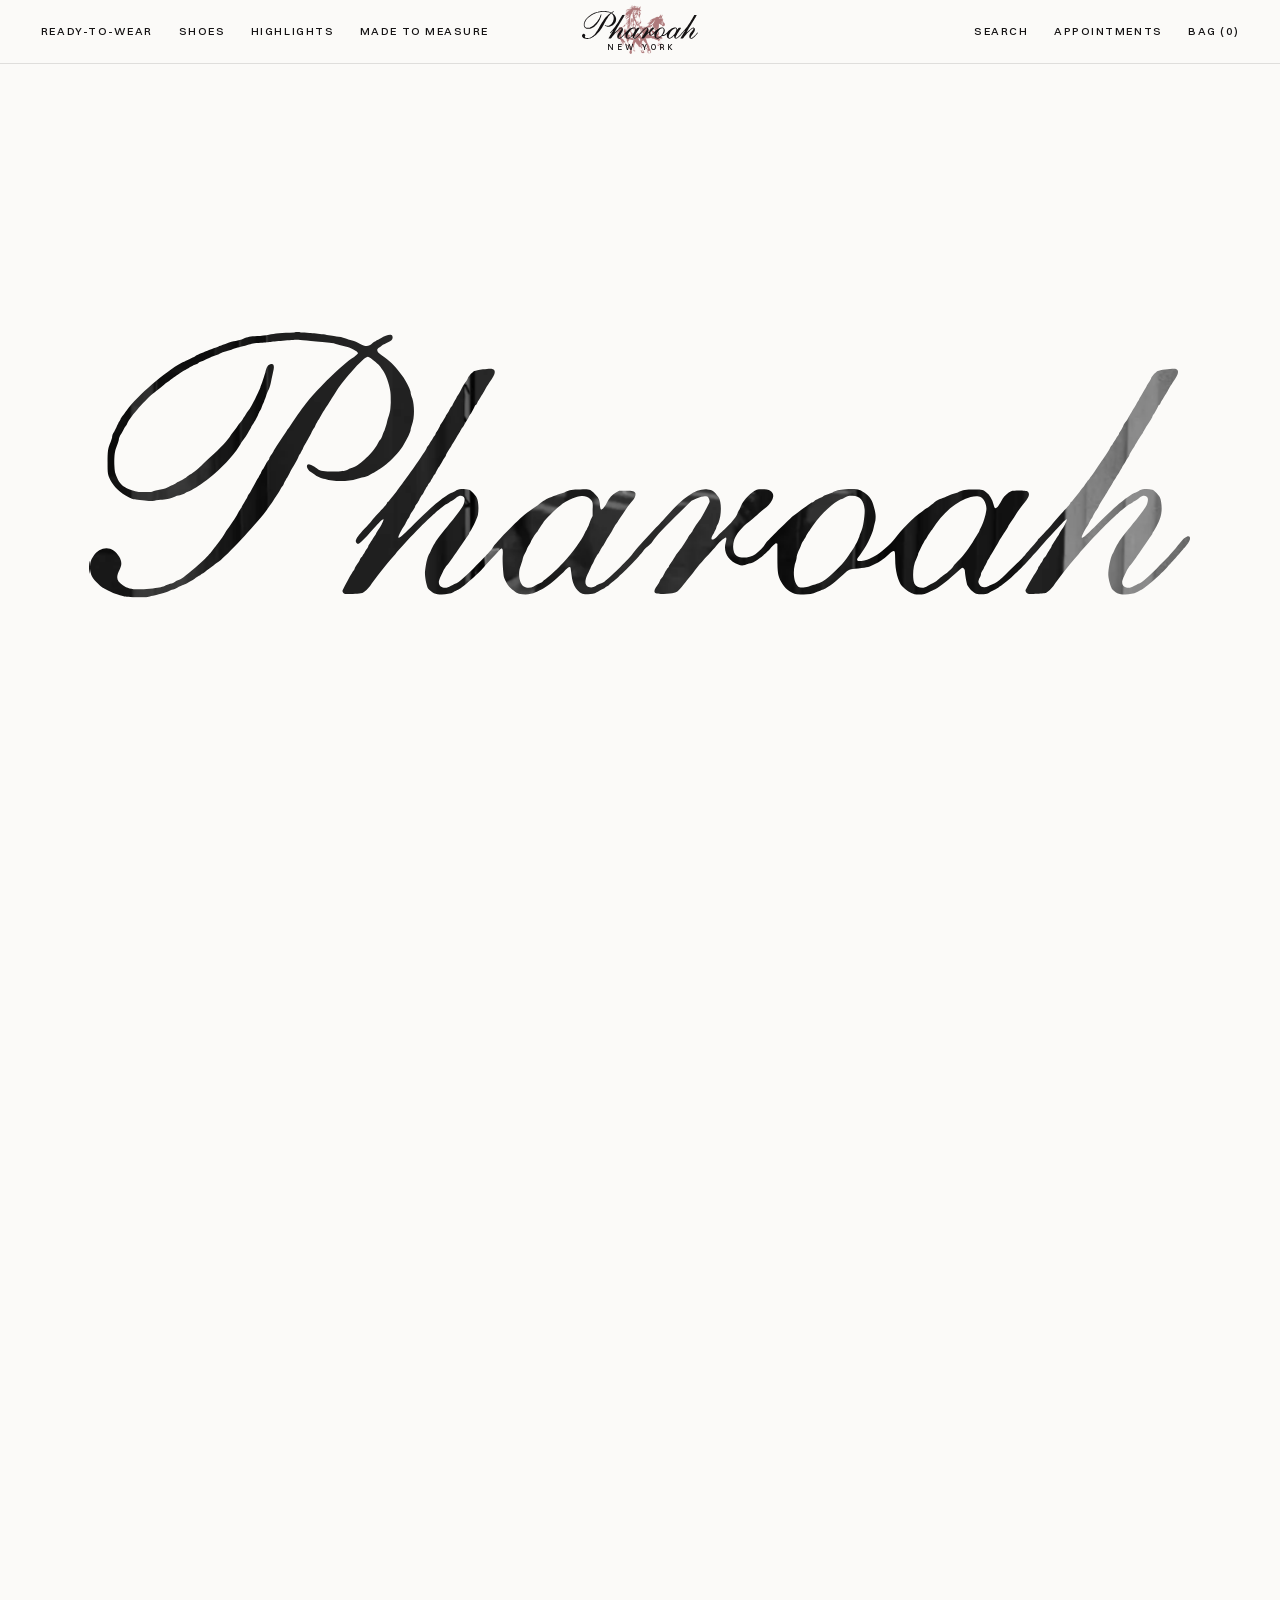
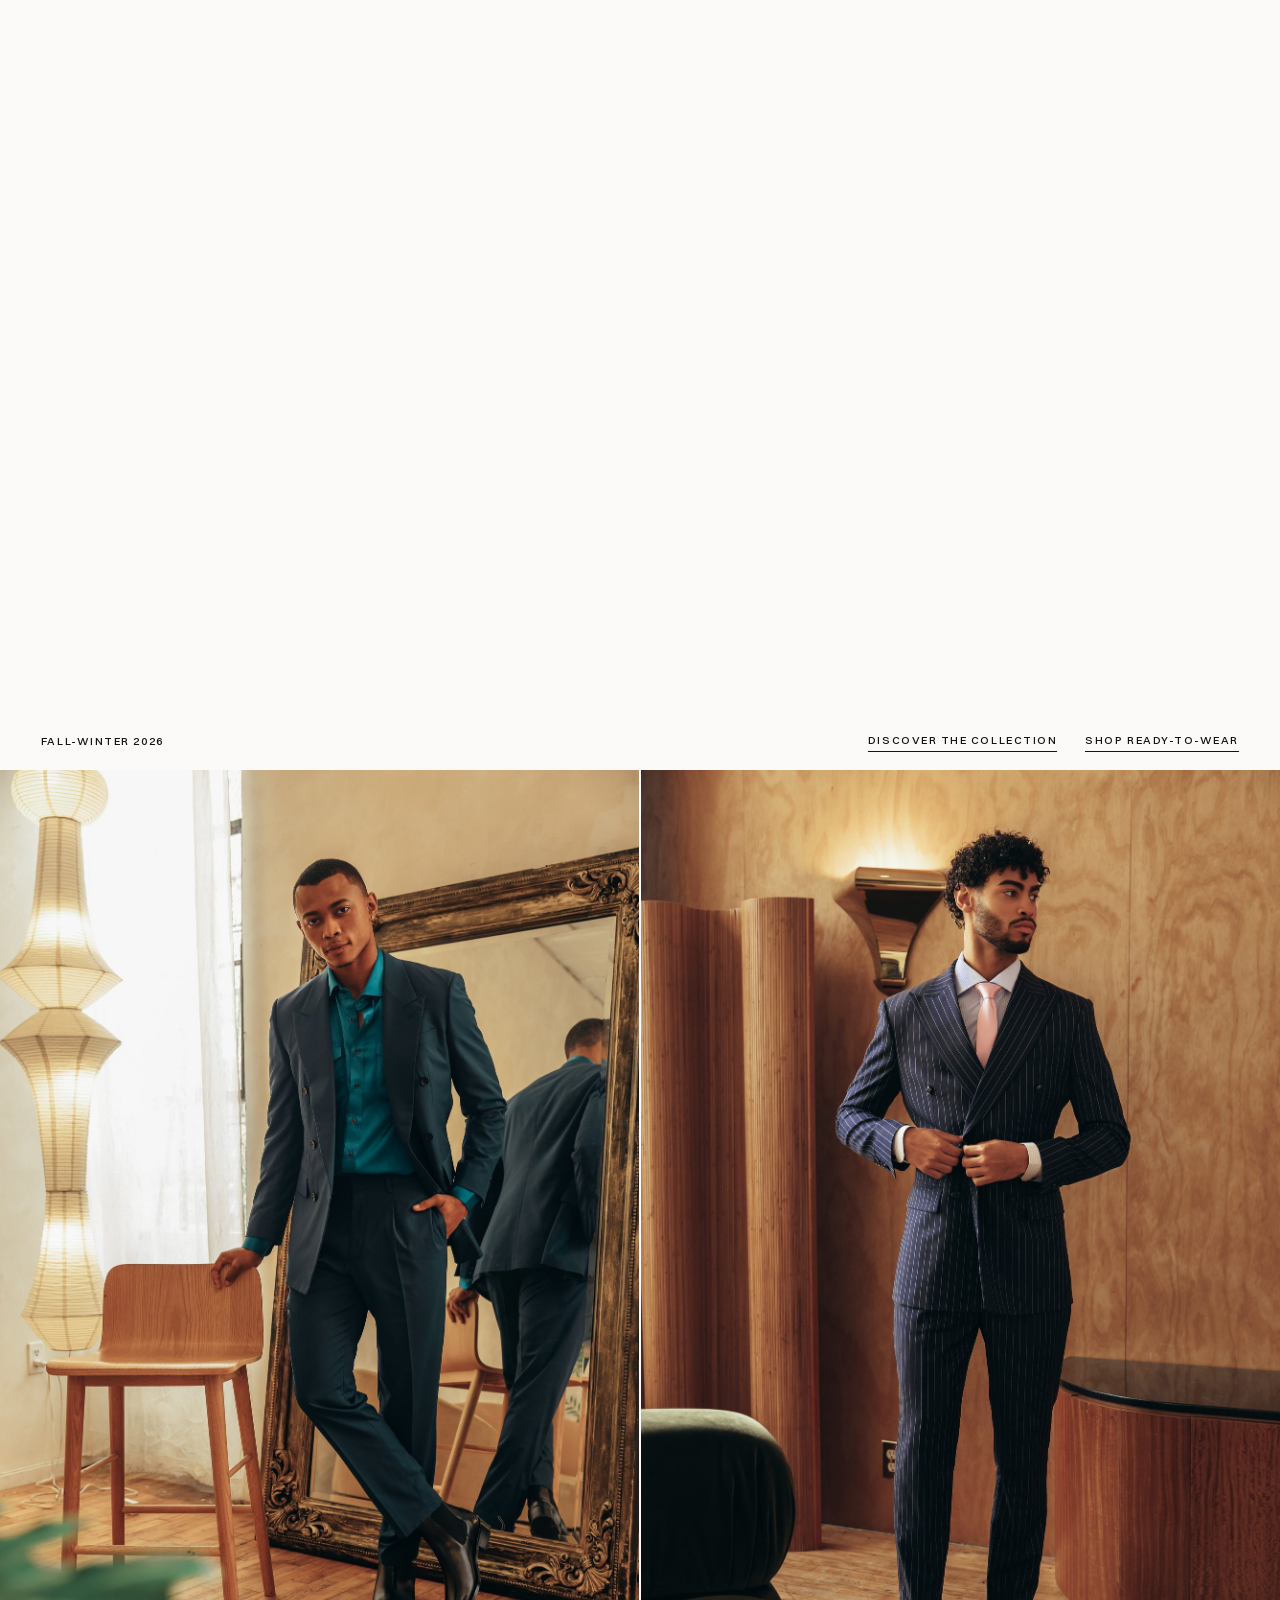
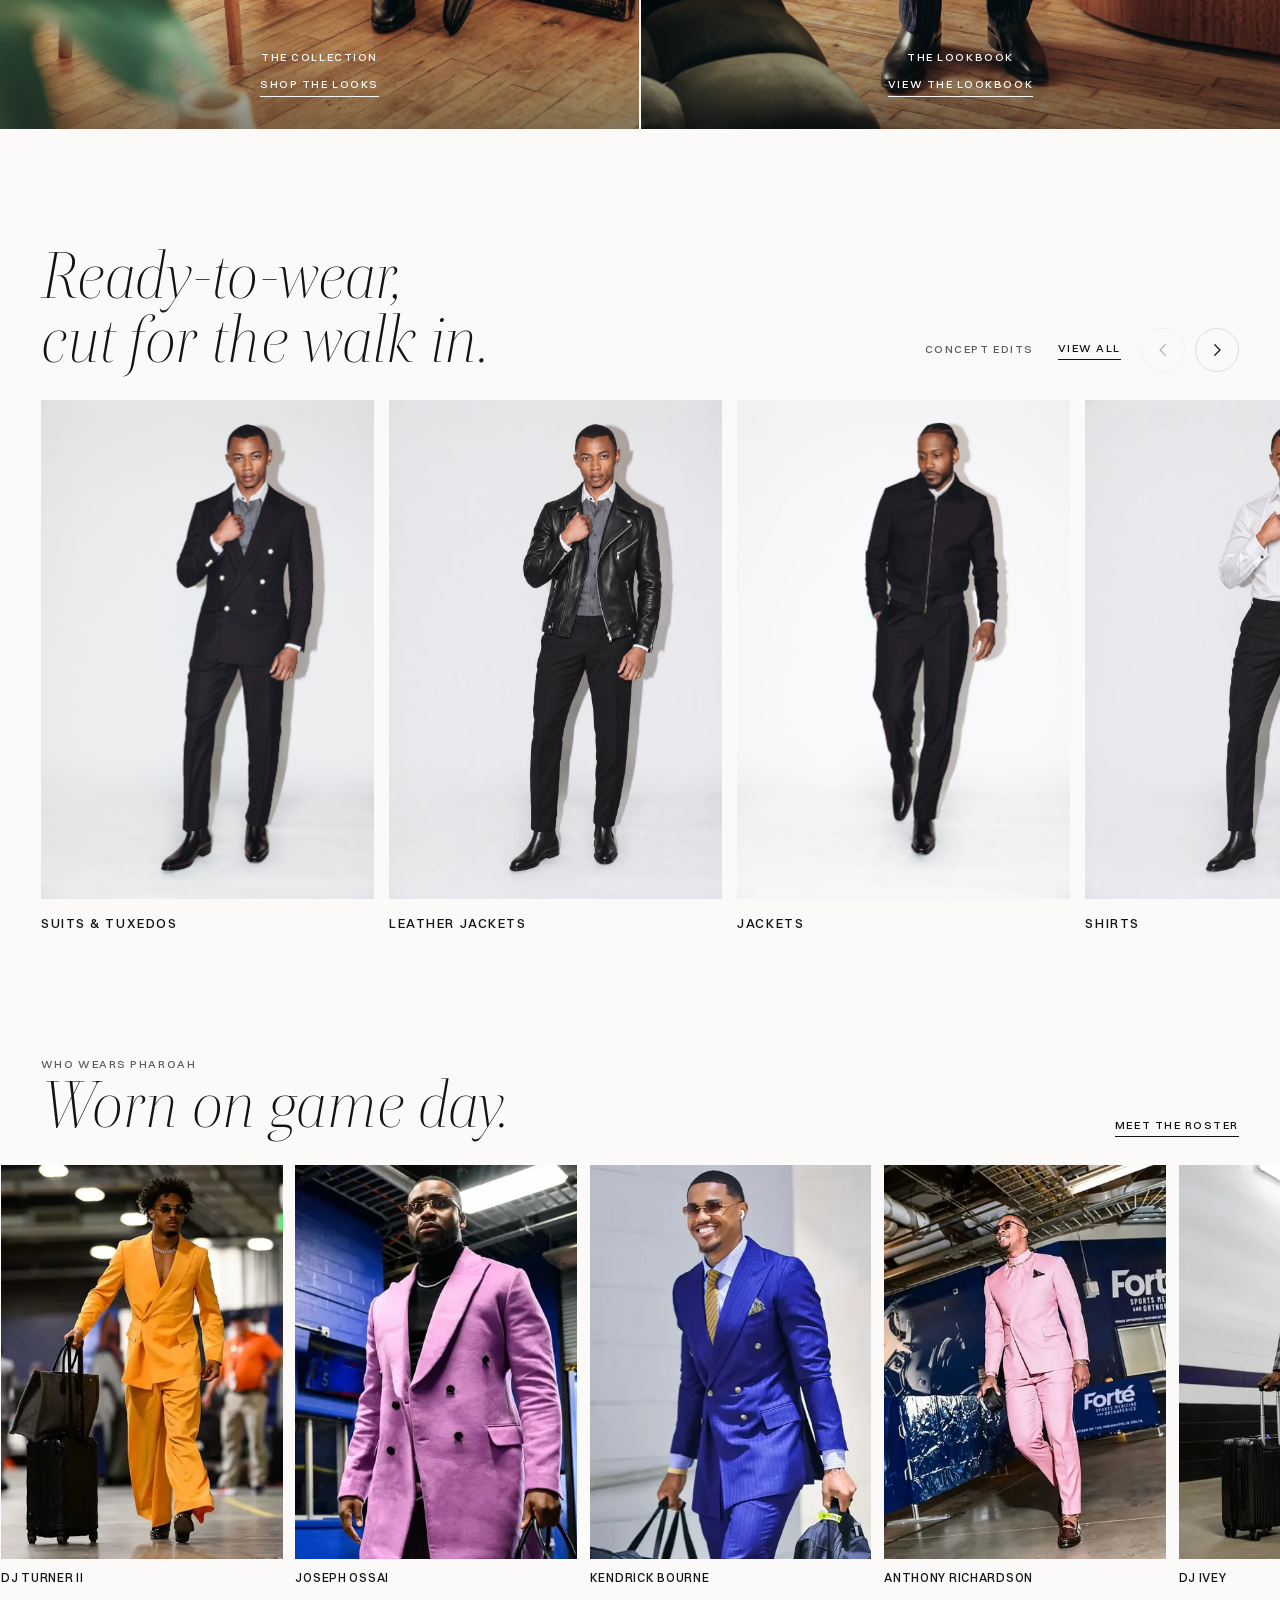
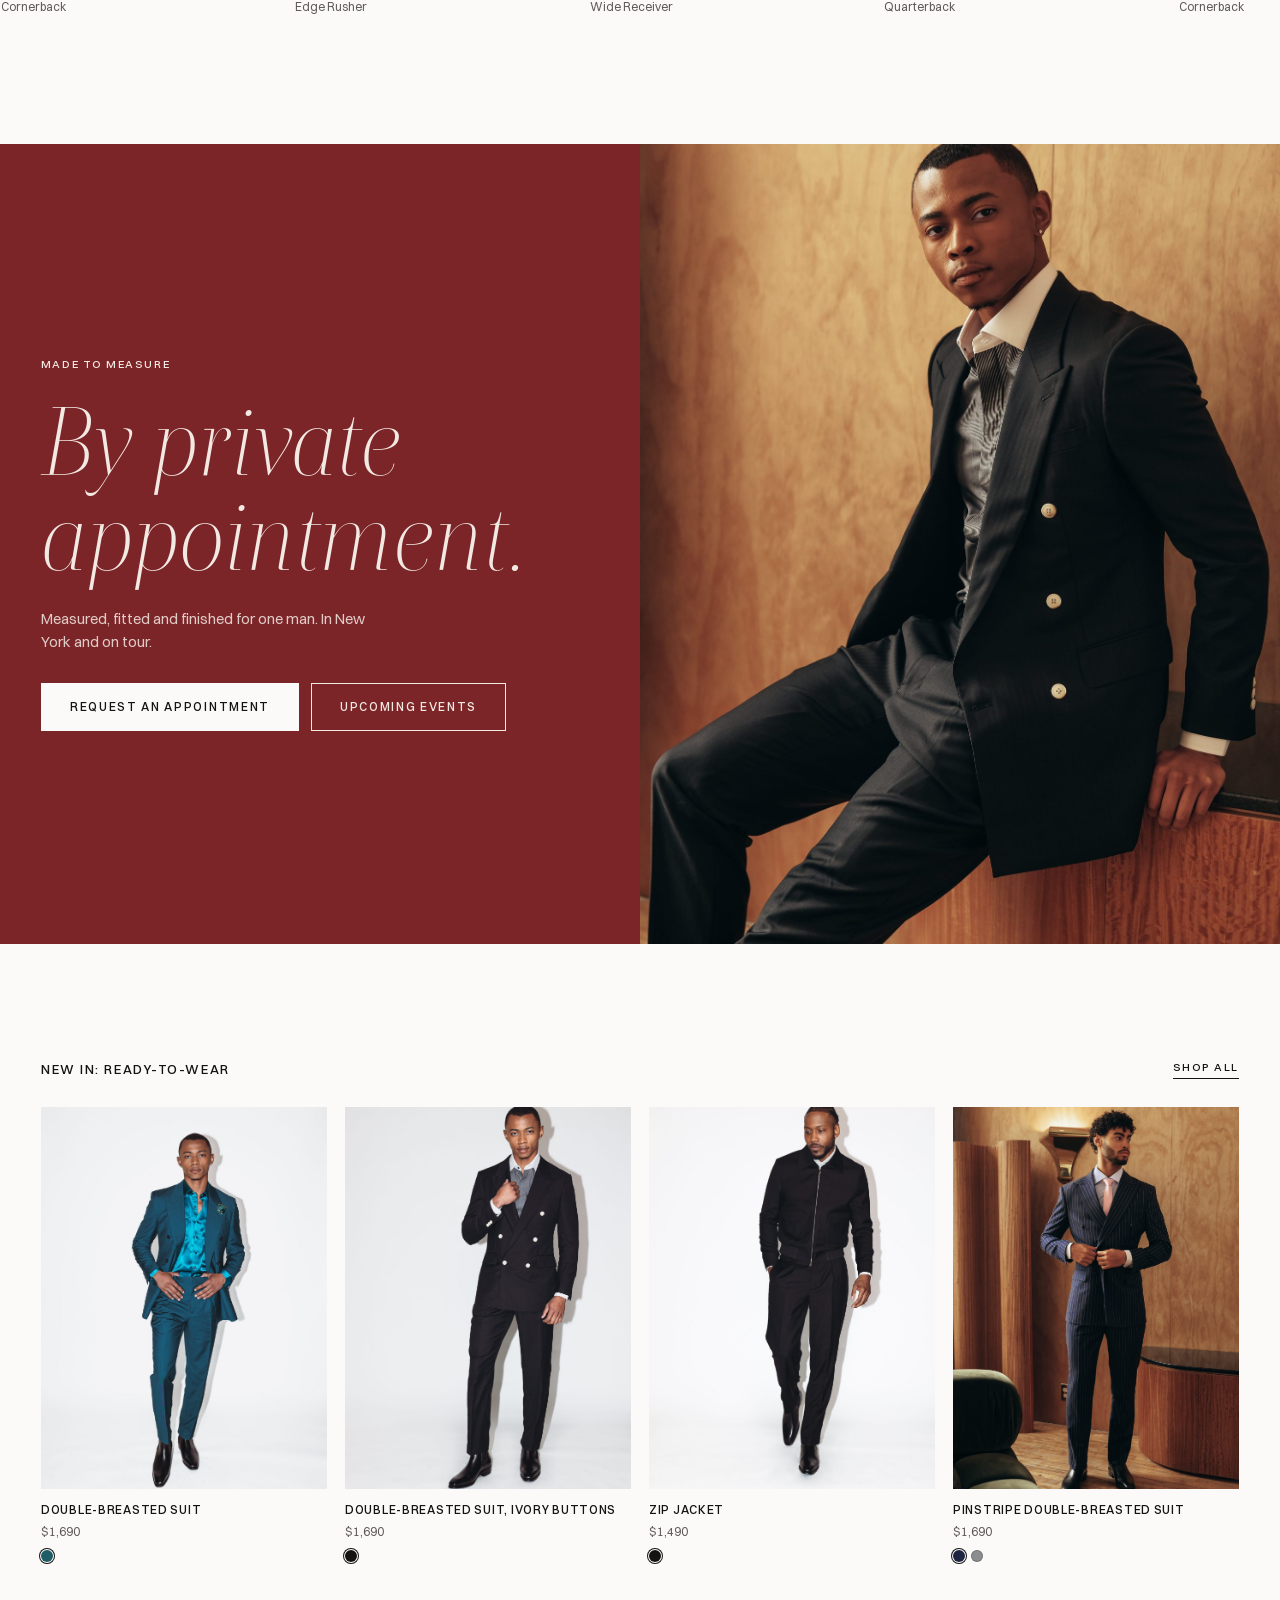
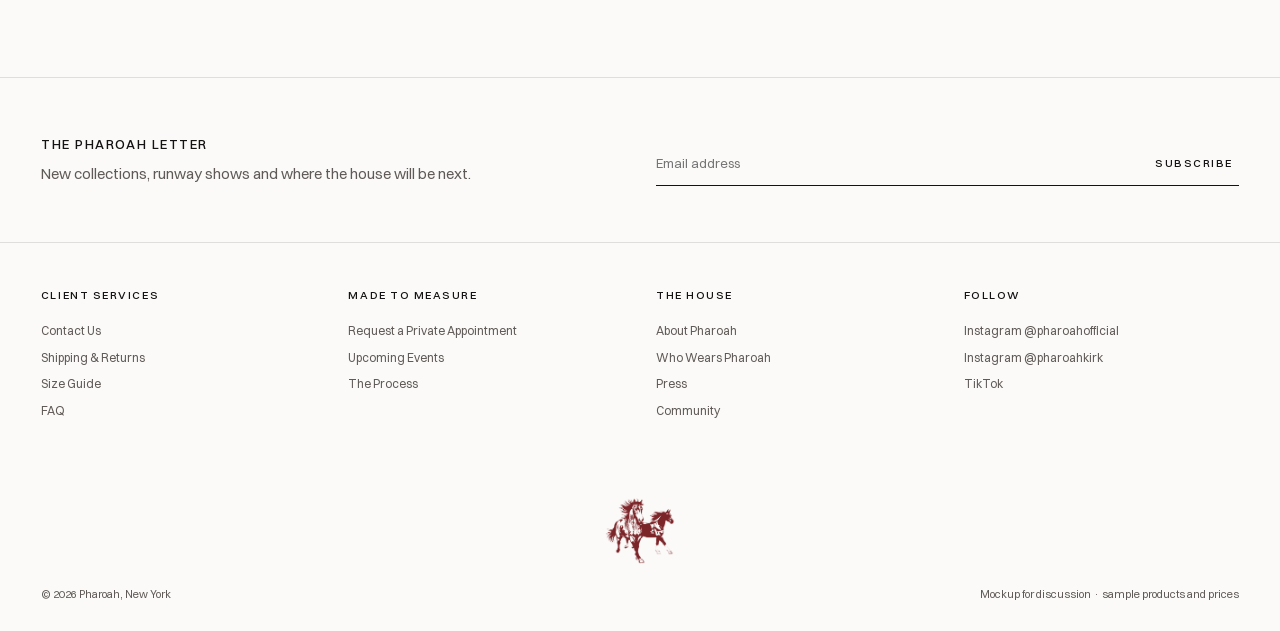
<file: site/index.html>
<!doctype html>
<html lang="en" class="no-js">
<head>
  <meta charset="utf-8">
  <meta name="viewport" content="width=device-width, initial-scale=1, viewport-fit=cover">
  <title>Pharoah · New York</title>
  <meta name="robots" content="noindex">
  <meta name="description" content="A clickable mockup of the new Pharoah, New York website.">
  <meta property="og:type" content="website">
  <meta property="og:title" content="Pharoah, New York · Website mockup">
  <meta property="og:description" content="Your website, clickable: the film, ready-to-wear, the players and Made to Measure.">
  <meta property="og:url" content="https://taylormadecreative.github.io/pharoah-proposal/site/">
  <meta property="og:image" content="https://taylormadecreative.github.io/pharoah-proposal/og-site.jpg?v=1">
  <meta property="og:image:width" content="1200">
  <meta property="og:image:height" content="630">
  <meta property="og:image:alt" content="The Pharoah home page: his name with the New York film playing inside the letters">
  <meta name="twitter:card" content="summary_large_image">
  <meta name="twitter:image" content="https://taylormadecreative.github.io/pharoah-proposal/og-site.jpg?v=1">
  <link rel="preload" href="assets/video/pharoah-bw-wide.webp" as="image" fetchpriority="high">
  <link rel="stylesheet" href="assets/css/maison.css">
  <link rel="stylesheet" href="assets/css/home.css">
</head>
<body data-page="home">
  <div data-site-header></div>

  <main id="main">
    <!-- 01 The film, full width. On arrival his name is cut out of the paper and the film plays inside the letters;
         scrolling opens the name until the film fills the screen, held while it plays, then the page moves on. -->
    <section class="h-film" data-filmscroll aria-label="Pharoah, New York: the film">
      <div class="h-film__stick">
        <div class="h-film__frame" data-film-frame>
          <img class="h-film__poster" src="assets/video/pharoah-bw-wide.webp" alt="" width="1920" height="1080" fetchpriority="high">
          <video class="h-film__video" data-film muted loop playsinline preload="none" aria-hidden="true"
            data-wide="assets/video/pharoah-bw-wide.mp4" data-phone="assets/video/pharoah-bw-wide-720.mp4"></video>
        </div>
        <div class="h-film__veil" data-film-veil aria-hidden="true"></div>
        <button class="h-film__toggle" type="button" data-film-toggle aria-label="Pause the film" hidden><span aria-hidden="true"></span></button>
      </div>
    </section>
    <div class="h-film__bar wrap">
      <p class="label">Fall-Winter 2026</p>
      <div class="h-film__links">
        <a class="link" href="highlights.html">Discover the collection</a>
        <a class="link" href="collection.html?c=rtw">Shop ready-to-wear</a>
      </div>
    </div>

    <!-- 02 The collection: two tall frames, Prada's split -->
    <section class="h-split" aria-label="Fall-Winter 2026">
      <a class="h-split__tile rv" href="highlights.html#shop">
        <img src="assets/img/look-teal-mirror.jpg" alt="A man in a teal double-breasted suit beside a gilt mirror" width="1333" height="2000" loading="lazy">
        <span class="h-split__cap"><span class="label">The Collection</span><span class="link">Shop the looks</span></span>
      </a>
      <a class="h-split__tile rv" href="highlights.html#lookbook" style="--d:1">
        <img src="assets/img/look-navy-stripe.jpg" alt="A man buttoning a navy pinstripe double-breasted suit" width="1333" height="2000" loading="lazy">
        <span class="h-split__cap"><span class="label">The Lookbook</span><span class="link">View the lookbook</span></span>
      </a>
    </section>

    <!-- 03 Ready-to-wear: every category in a rail that scrolls right (his ask, 11/11) -->
    <section class="h-rtw" aria-labelledby="rtw-title">
      <div class="wrap h-head">
        <h2 class="display" id="rtw-title">Ready-to-wear, <span>cut for the walk in.</span></h2>
        <div class="h-rail-ctl">
          <span class="label label--2 h-rail-note">Concept edits</span>
          <a class="link" href="collection.html?c=rtw">View all</a>
          <button type="button" data-rail-prev aria-label="Scroll back" disabled><svg viewBox="0 0 24 24" aria-hidden="true"><path d="M15 5l-7 7 7 7"/></svg></button>
          <button type="button" data-rail-next aria-label="Scroll forward"><svg viewBox="0 0 24 24" aria-hidden="true"><path d="M9 5l7 7-7 7"/></svg></button>
        </div>
      </div>
      <div class="h-rail" data-rail tabindex="0" aria-label="Ready-to-wear categories">
        <a class="h-cat" href="collection.html?c=suits-tuxedos"><img src="assets/img/look-blackdb-studio.jpg" alt="" width="1333" height="2000" loading="lazy"><span class="title">Suits &amp; Tuxedos</span></a>
        <a class="h-cat" href="collection.html?c=leather-jackets"><img src="assets/img/rail-real/02-leather-jackets.webp" alt="" width="1000" height="1500" loading="lazy"><span class="title">Leather Jackets</span></a>
        <a class="h-cat" href="collection.html?c=jackets"><img src="assets/img/look-zip-studio.jpg" alt="" width="1333" height="2000" loading="lazy"><span class="title">Jackets</span></a>
        <a class="h-cat" href="collection.html?c=shirts"><img src="assets/img/rail-real/04-shirts.webp" alt="" width="1000" height="1500" loading="lazy"><span class="title">Shirts</span></a>
        <a class="h-cat" href="collection.html?c=denim"><img src="assets/img/rail-real/05-denim.webp" alt="" width="1000" height="1500" loading="lazy"><span class="title">Denim</span></a>
        <a class="h-cat" href="collection.html?c=shoes"><img src="assets/img/rail-real/06-shoes.webp" alt="" width="1000" height="1500" loading="lazy"><span class="title">Shoes</span></a>
        <a class="h-cat" href="collection.html?c=evening"><img src="assets/img/look-teal-studio.jpg" alt="" width="1333" height="2000" loading="lazy"><span class="title">Evening</span></a>
        <a class="h-cat" href="collection.html?c=outerwear"><img src="assets/img/rail-real/08-outerwear.webp" alt="" width="1000" height="1500" loading="lazy"><span class="title">Outerwear</span></a>
        <a class="h-cat" href="collection.html?c=pants-shorts"><img src="assets/img/rail-real/09-pants-shorts.webp" alt="" width="1000" height="1500" loading="lazy"><span class="title">Pants &amp; Shorts</span></a>
      </div>
    </section>

    <!-- 04 Who wears Pharoah -->
    <section class="h-players" aria-labelledby="players-title">
      <div class="wrap h-head">
        <div>
          <p class="label label--2">Who Wears Pharoah</p>
          <h2 class="display" id="players-title">Worn on game day.</h2>
        </div>
        <a class="link" href="players.html">Meet the roster</a>
      </div>
      <div class="h-strip" data-strip></div>
    </section>

    <!-- 05 Made to Measure: the house color, once on the page -->
    <section class="h-mtm" aria-labelledby="mtm-title">
      <div class="h-mtm__copy">
        <p class="label">Made to Measure</p>
        <h2 class="display display--xl" id="mtm-title">By private appointment.</h2>
        <p class="h-mtm__line">Measured, fitted and finished for one man. In New York and on tour.</p>
        <div class="h-mtm__actions">
          <a class="btn btn--light" href="made-to-measure.html#request">Request an appointment</a>
          <a class="btn btn--ghost h-mtm__ghost" href="made-to-measure.html#events">Upcoming events</a>
        </div>
      </div>
      <figure class="h-mtm__media">
        <img src="assets/img/look-blackdb-seated.jpg" alt="A man seated in a black double-breasted suit with ivory buttons" width="1333" height="2000" loading="lazy">
      </figure>
    </section>

    <!-- 06 New in -->
    <section class="h-new wrap" aria-labelledby="new-title">
      <div class="h-head">
        <h2 class="title" id="new-title">New In: Ready-to-Wear</h2>
        <a class="link" href="collection.html?c=rtw">Shop all</a>
      </div>
      <div class="h-new__grid" data-new></div>
    </section>
  </main>

  <div data-site-footer></div>
  <script src="assets/js/catalog.js"></script>
  <script src="assets/js/maison.js"></script>
  <script src="assets/js/home.js"></script>
</body>
</html>
</file>
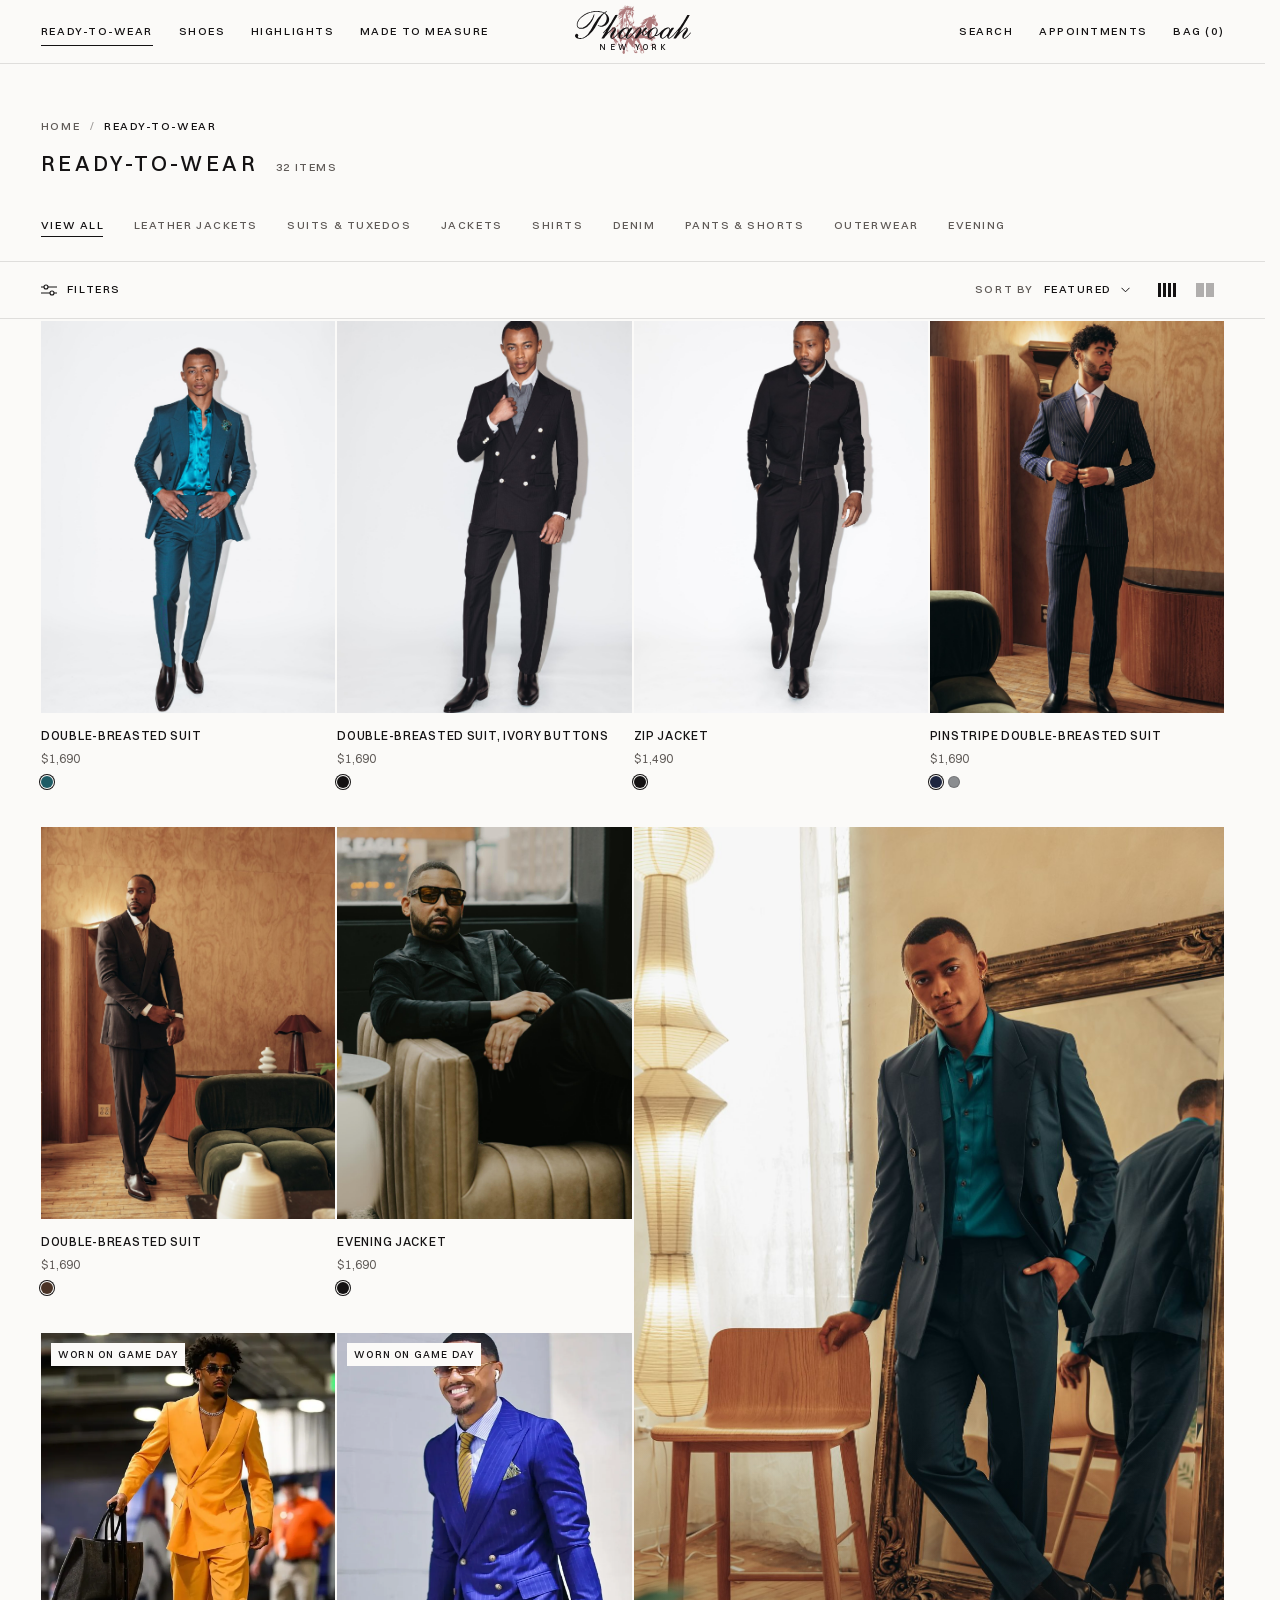
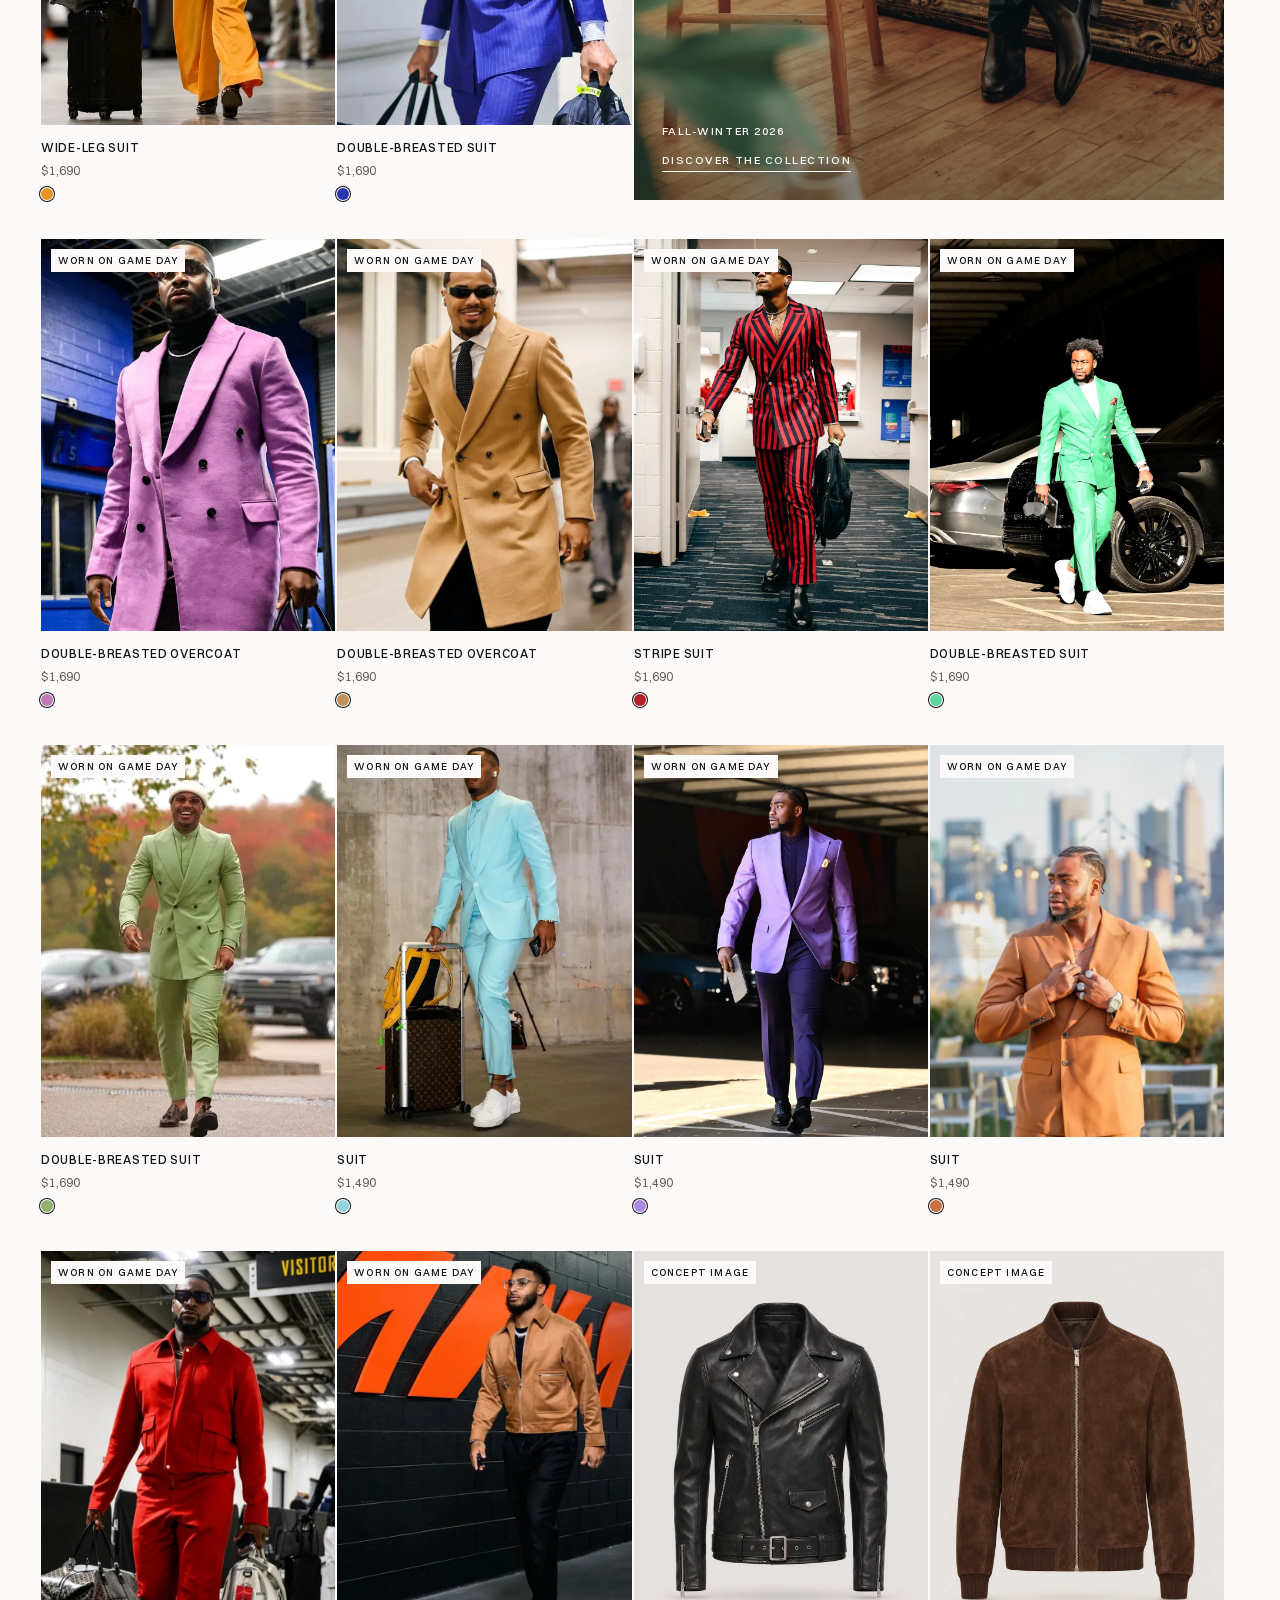
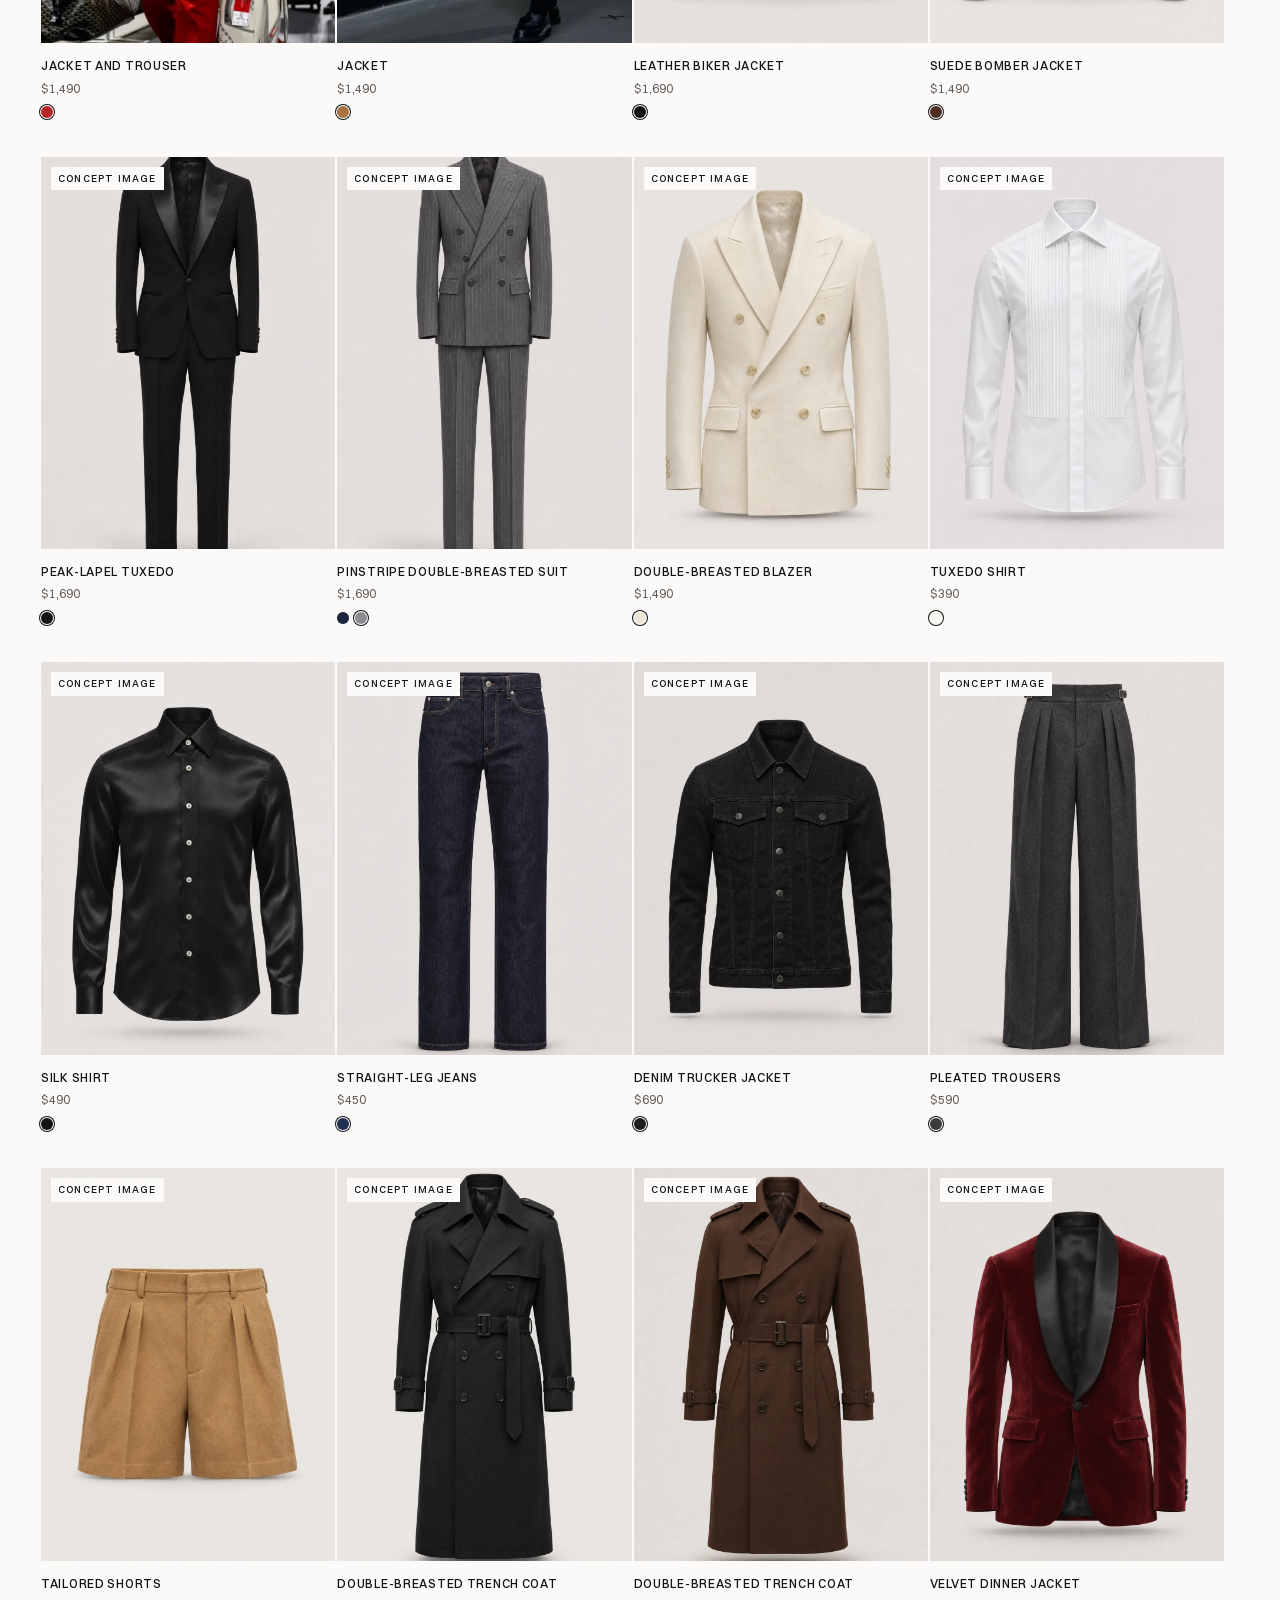
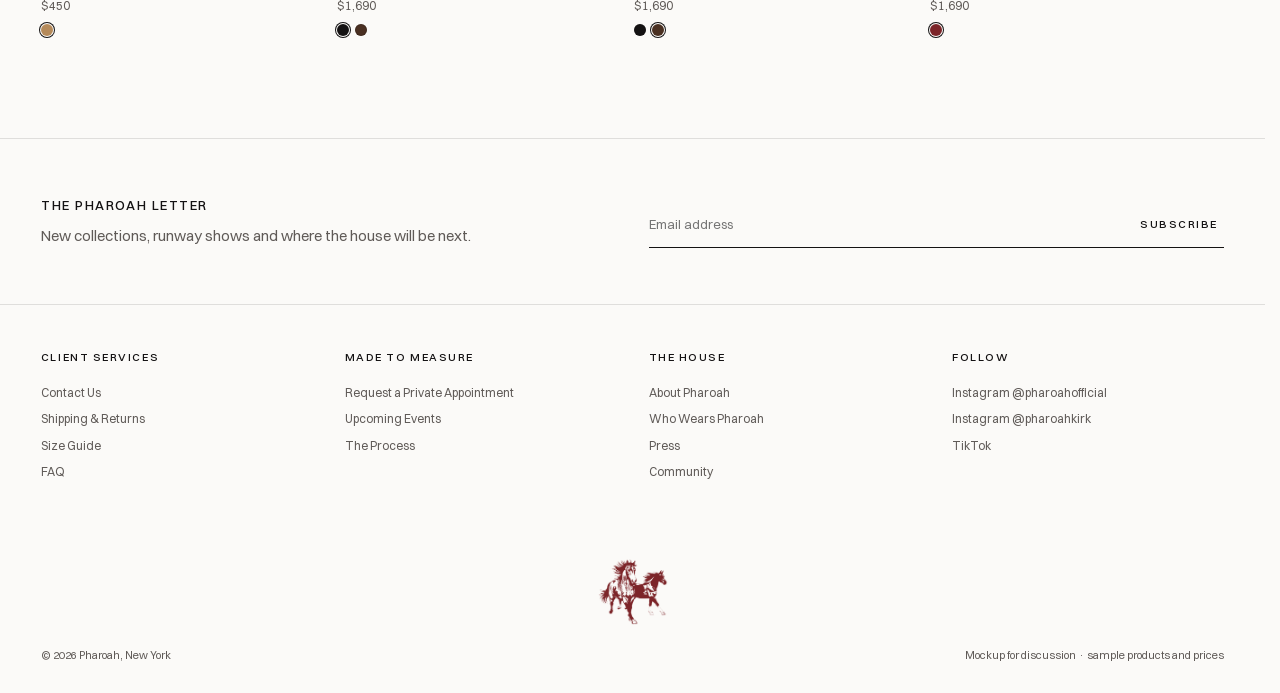
<file: site/collection.html>
<!doctype html>
<html lang="en" class="no-js">
<head>
<meta charset="utf-8">
<meta name="viewport" content="width=device-width, initial-scale=1, viewport-fit=cover">
<title>Ready-to-Wear · Pharoah</title>
<meta name="robots" content="noindex">
<link rel="stylesheet" href="assets/css/maison.css">
<link rel="stylesheet" href="assets/css/collection.css">
</head>
<body data-page="rtw">
<div data-site-header></div>

<main id="main" class="plp" tabindex="-1" data-plp data-view="default">
  <header class="plp-head wrap">
    <nav class="crumbs" aria-label="Breadcrumb"><ol data-crumbs></ol></nav>
    <div class="plp-head__row">
      <h1 class="plp-title" data-title>Ready-to-Wear</h1>
      <p class="plp-count" data-count aria-live="polite"></p>
    </div>
    <nav class="plp-subnav" aria-label="Categories"><ul data-subnav></ul></nav>
  </header>

  <div class="plp-bar" data-bar>
    <div class="plp-bar__in">
      <button class="plp-filters" type="button" data-open-filters aria-haspopup="dialog" aria-controls="filters" aria-expanded="false">
        <svg width="16" height="12" viewBox="0 0 16 12" fill="none" stroke="currentColor" stroke-width="1.1" aria-hidden="true"><path d="M0 3h16M0 9h16"/><circle cx="5" cy="3" r="2"/><circle cx="11" cy="9" r="2"/></svg>
        <span>Filters</span><span class="plp-filters__n" data-fcount></span>
      </button>
      <ul class="plp-active" data-active aria-label="Active filters"></ul>
      <div class="plp-bar__r">
        <label class="plp-sort">
          <span class="plp-sort__k">Sort by</span>
          <select data-sort>
            <option value="featured">Featured</option>
            <option value="price-asc">Price: Low to High</option>
            <option value="price-desc">Price: High to Low</option>
          </select>
        </label>
        <div class="plp-view" role="group" aria-label="Grid size">
          <button type="button" data-density="default" aria-pressed="true"><span class="vh">More per row</span><span class="ico ico--more" aria-hidden="true"><i></i><i></i><i></i><i></i></span></button>
          <button type="button" data-density="large" aria-pressed="false"><span class="vh">Fewer per row</span><span class="ico ico--less" aria-hidden="true"><i></i><i></i></span></button>
        </div>
      </div>
    </div>
  </div>

  <section class="plp-body" aria-label="Products">
    <div class="plp-grid" data-grid></div>
  </section>
</main>

<div data-site-footer></div>

<dialog class="fd" id="filters" data-drawer aria-labelledby="fd-title" aria-modal="true">
  <div class="fd__scrim" data-close></div>
  <div class="fd__panel">
    <header class="fd__head">
      <h2 class="title" id="fd-title">Filters</h2>
      <button type="button" class="fd__x" data-close aria-label="Close filters">Close<span class="x" aria-hidden="true"></span></button>
    </header>
    <form class="fd__body" data-fform novalidate></form>
    <footer class="fd__foot">
      <button type="button" class="btn btn--ghost" data-fclear>Clear all</button>
      <button type="button" class="btn" data-close data-show>Show results</button>
    </footer>
  </div>
</dialog>

<script src="assets/js/catalog.js"></script>
<script>
  /* Active nav item: Shoes for any shoe category, else Ready-to-Wear (set before maison.js builds the header). */
  (() => {
    const c = new URLSearchParams(location.search).get('c') || 'rtw';
    const shoes = c === 'shoes' || PH.menu.shoes.items.some(([k]) => k === c);
    document.body.dataset.page = shoes ? 'shoes' : 'rtw';
  })();
</script>
<script src="assets/js/maison.js"></script>
<script src="assets/js/collection.js"></script>
</body>
</html>
</file>
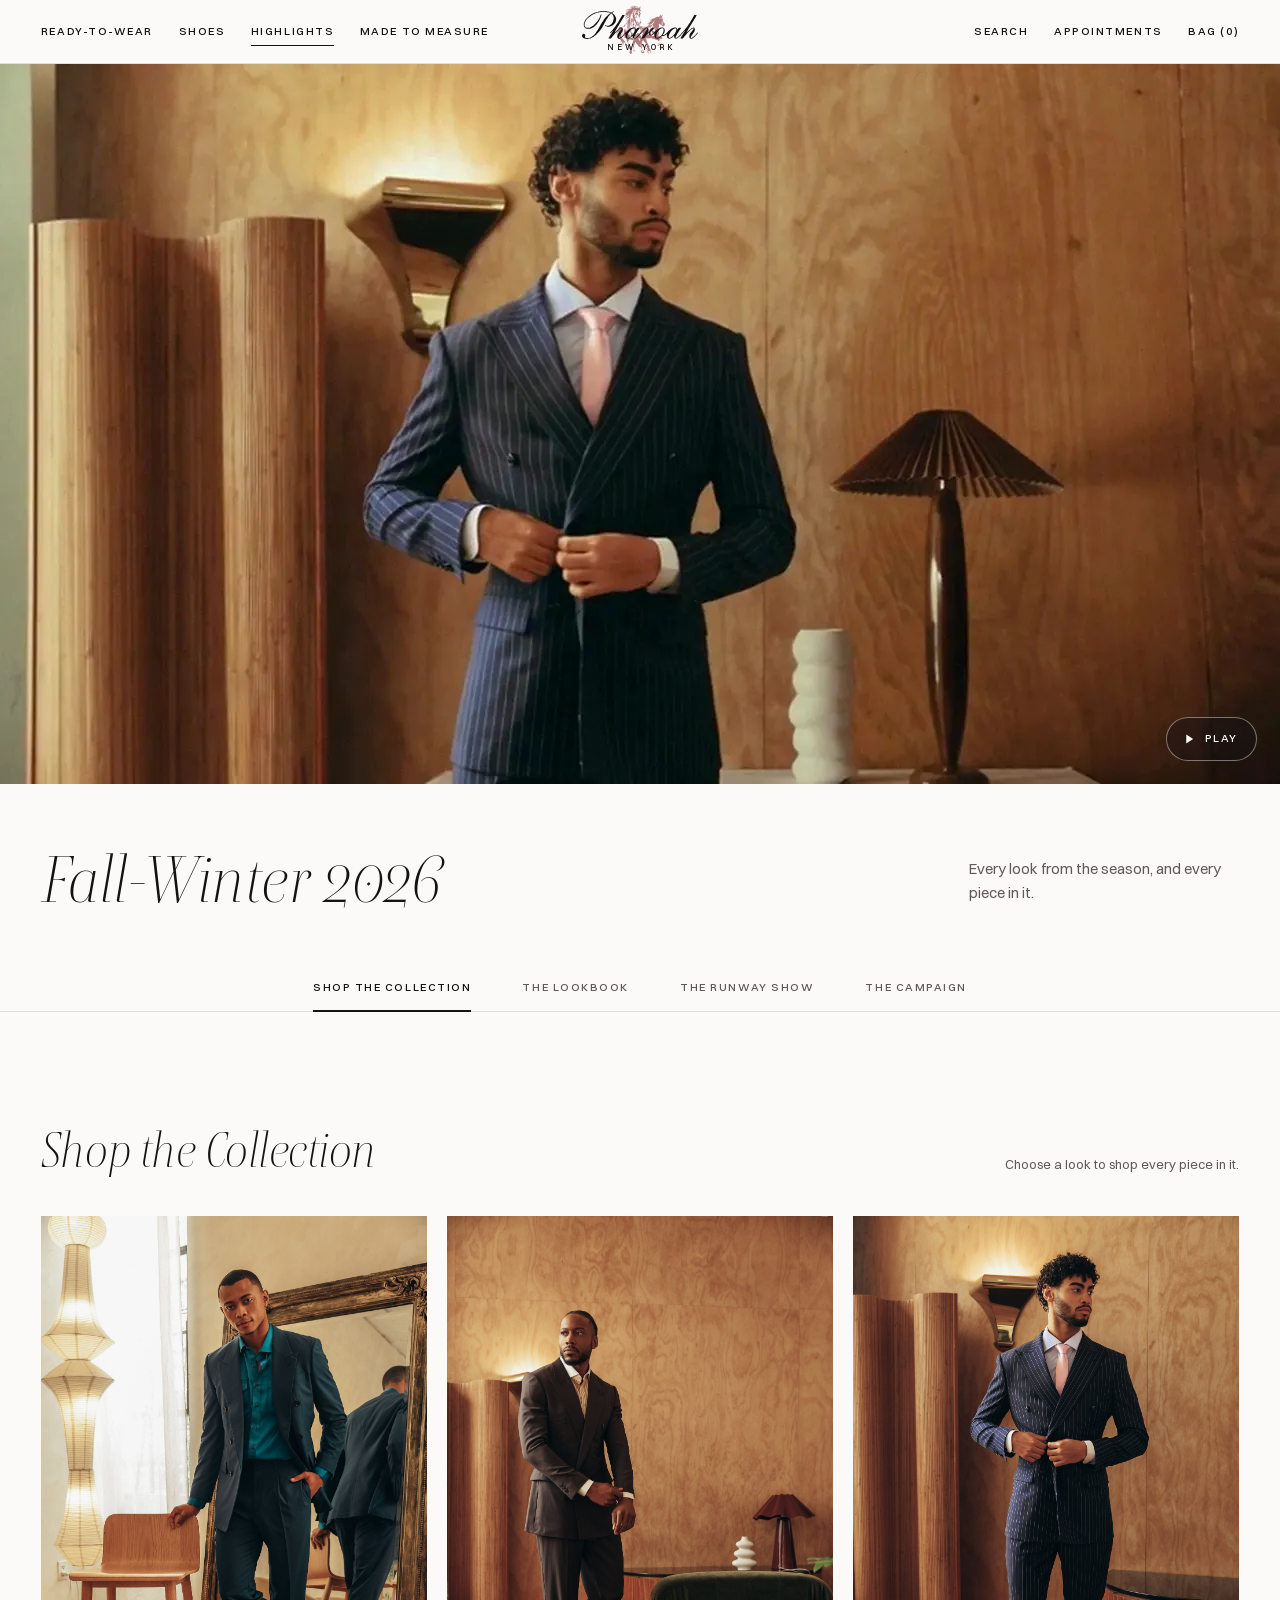
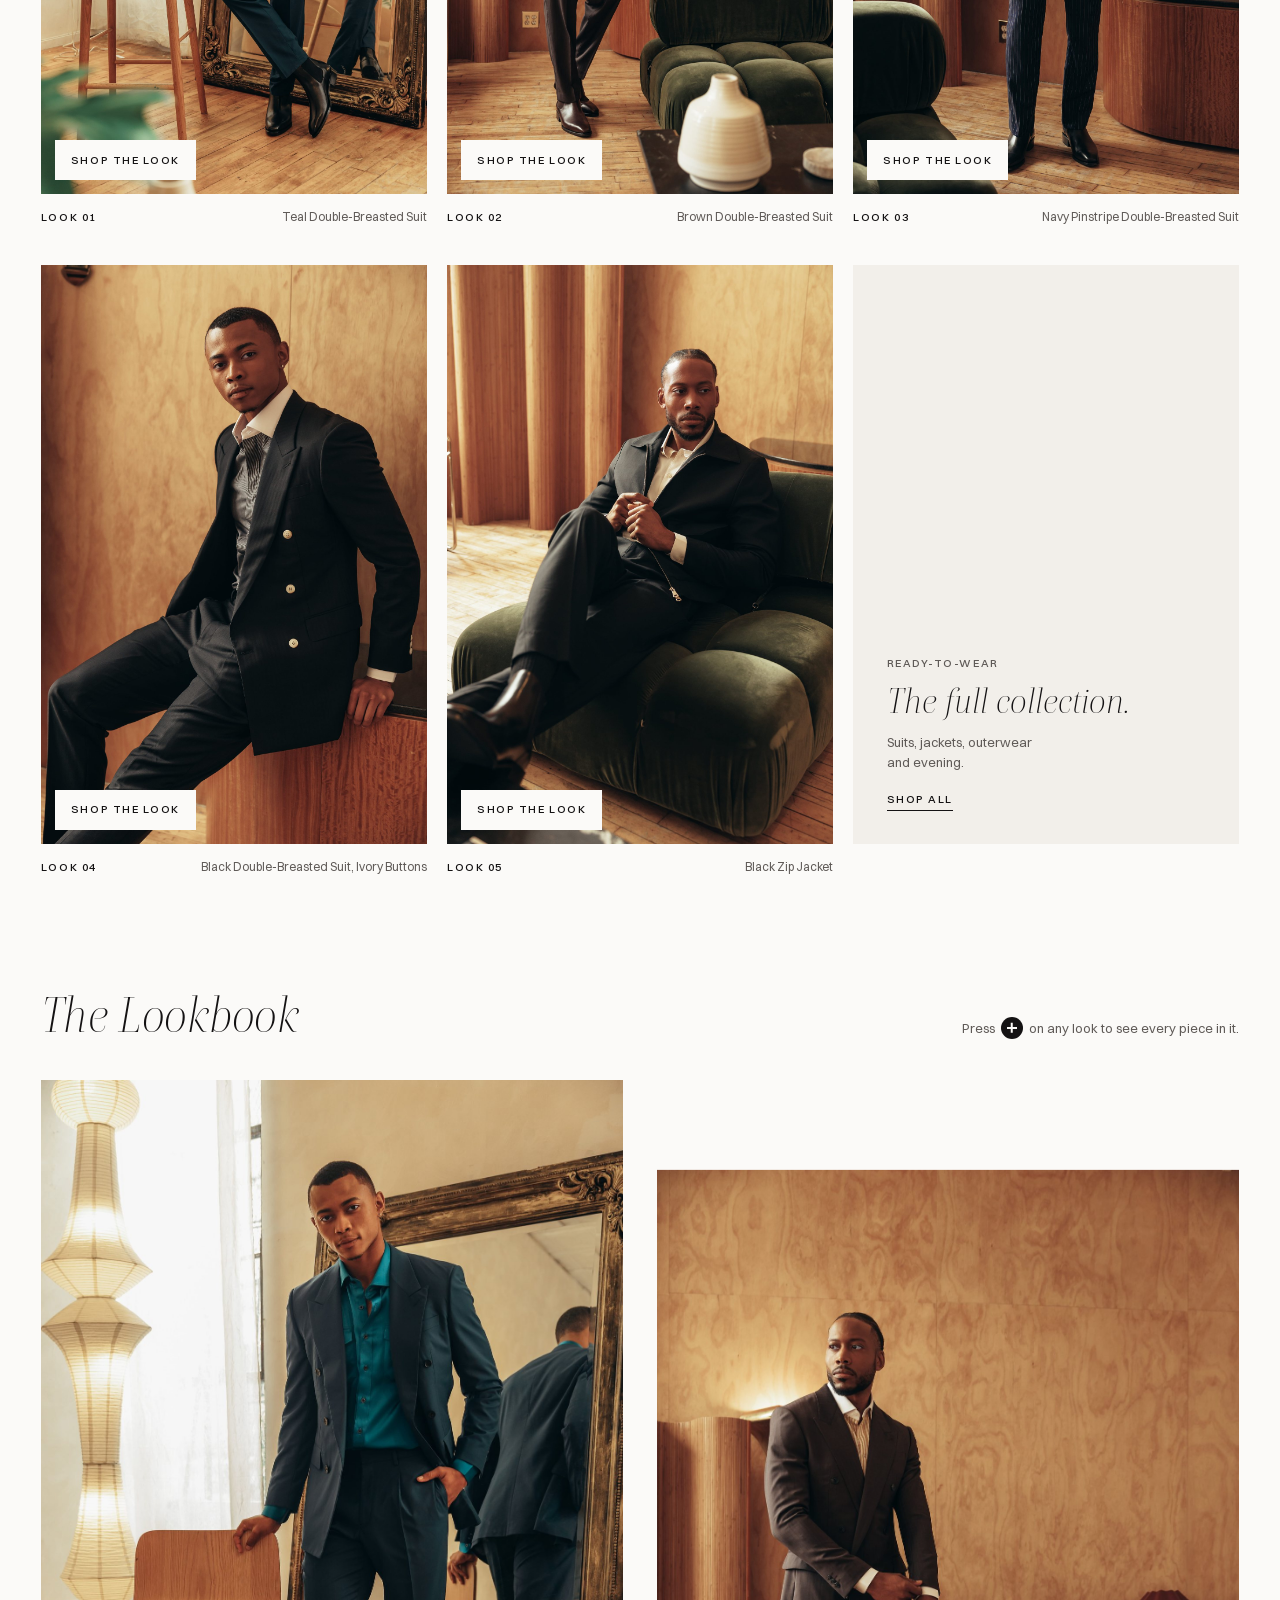
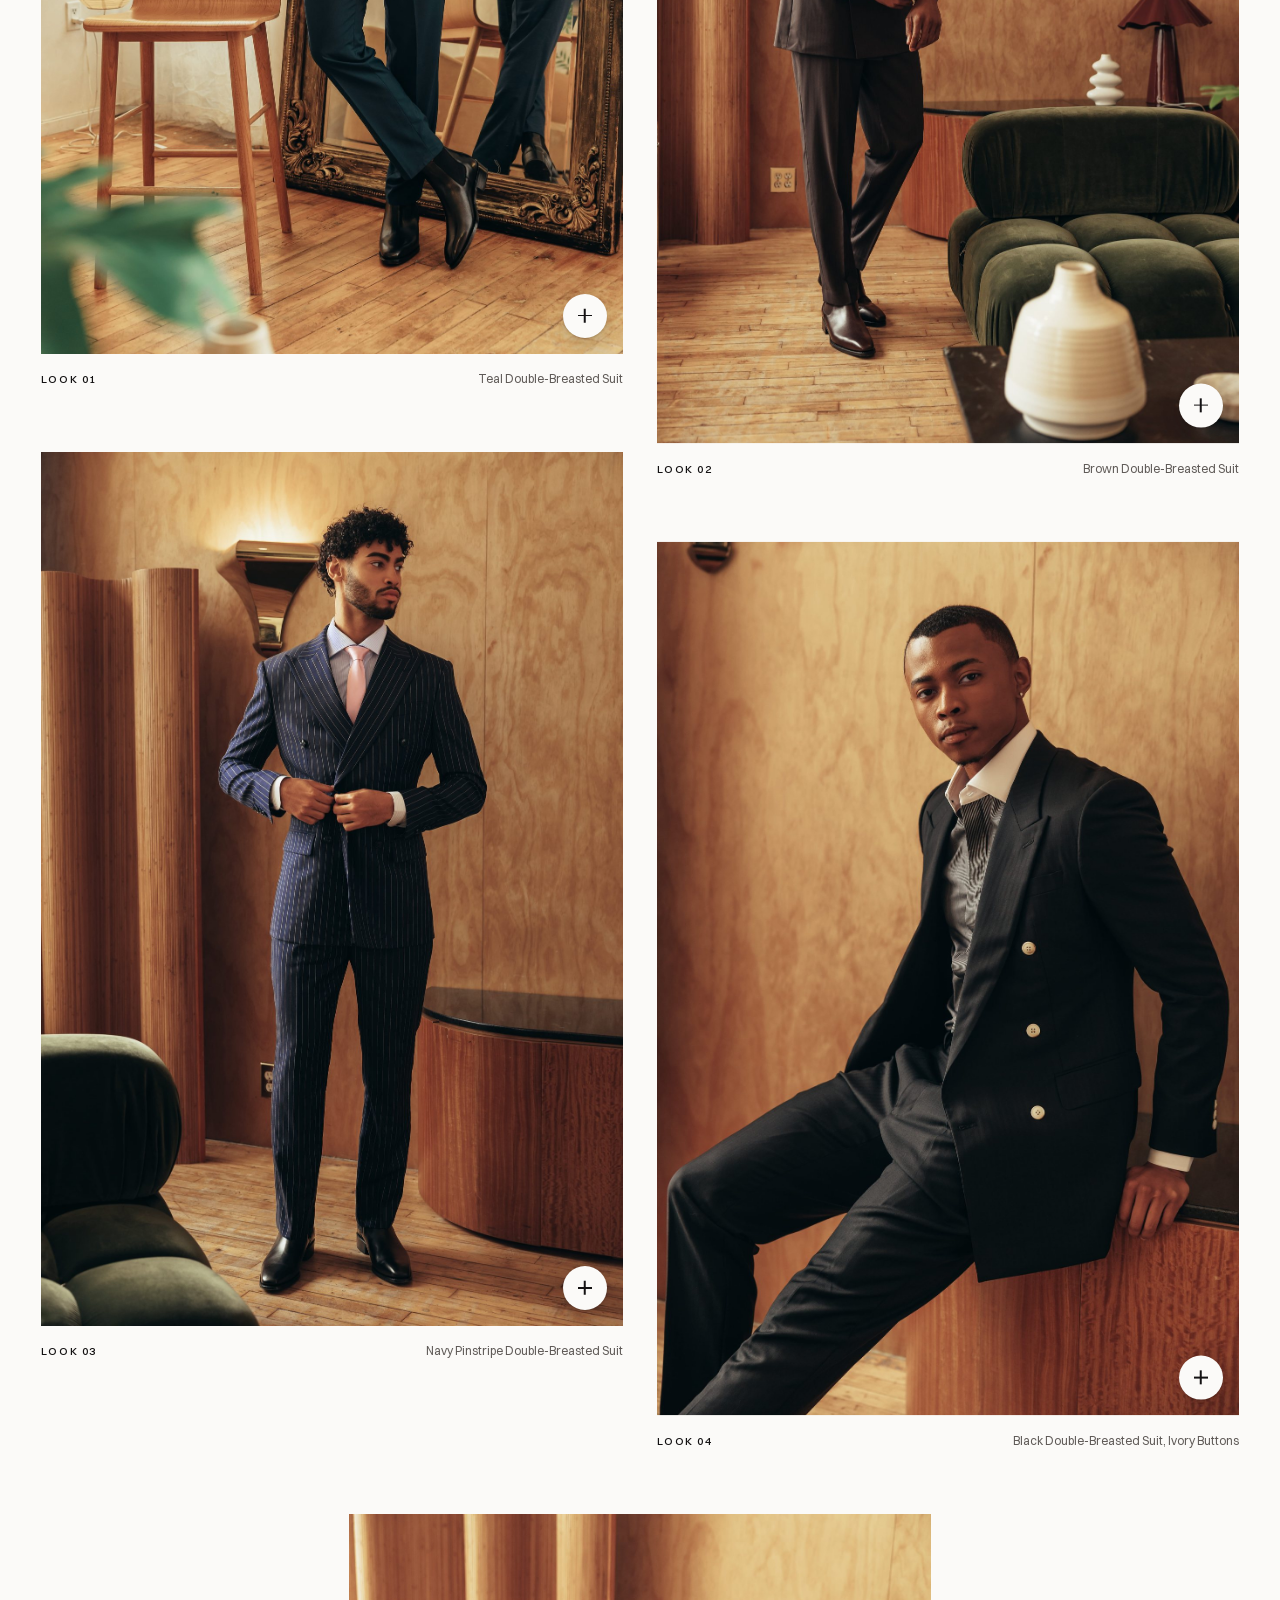
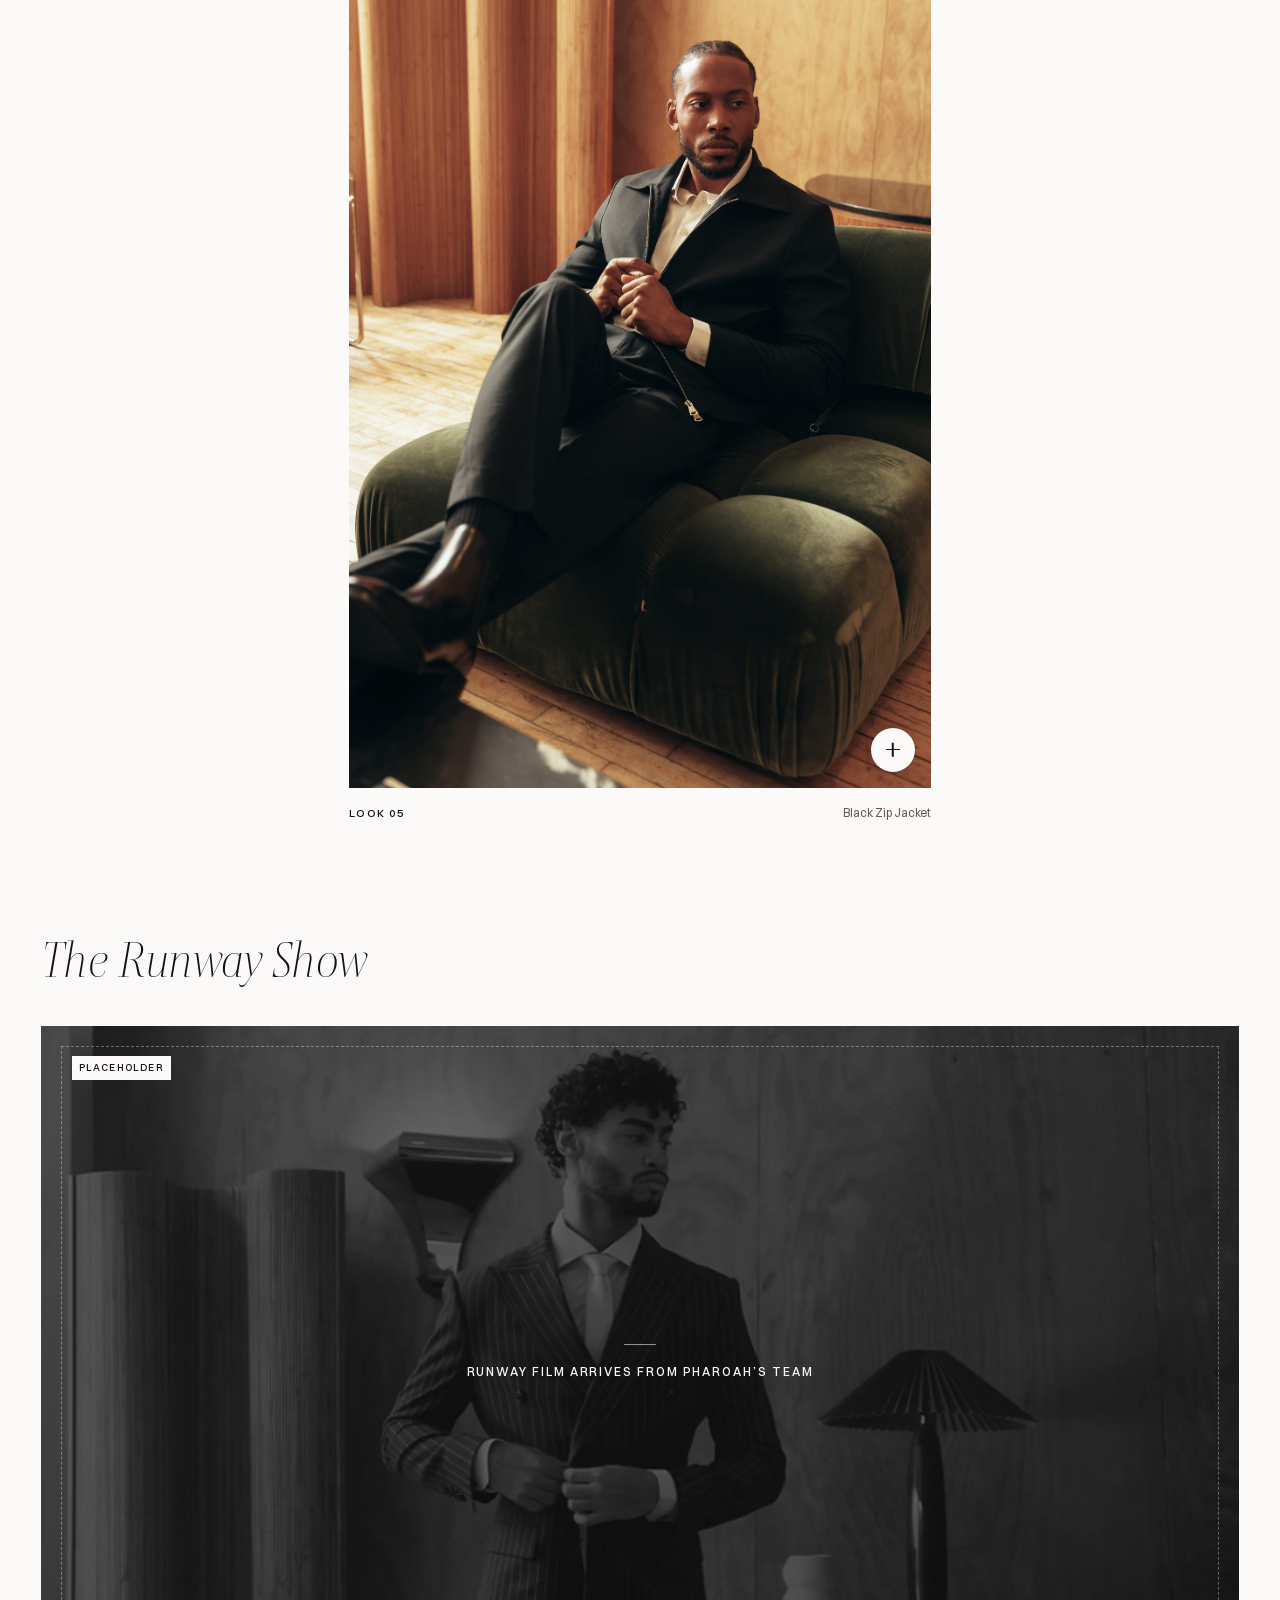
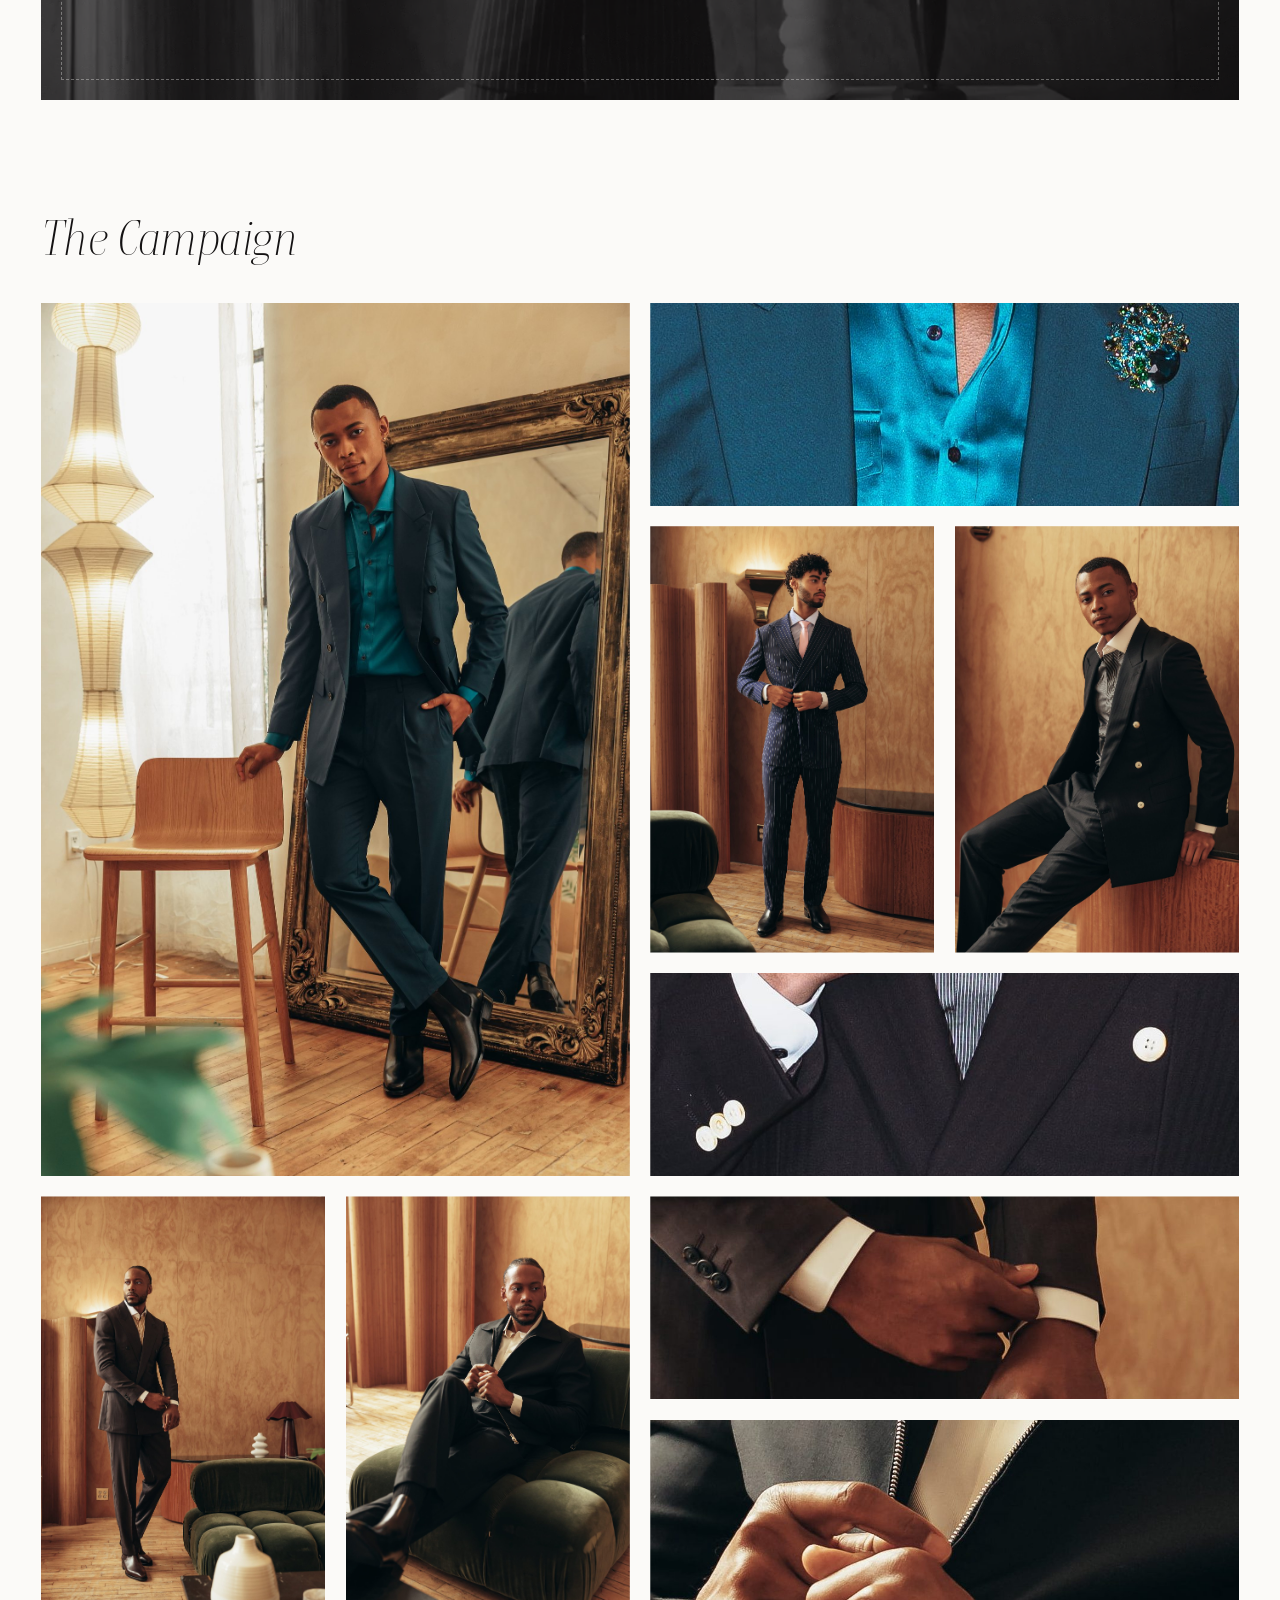
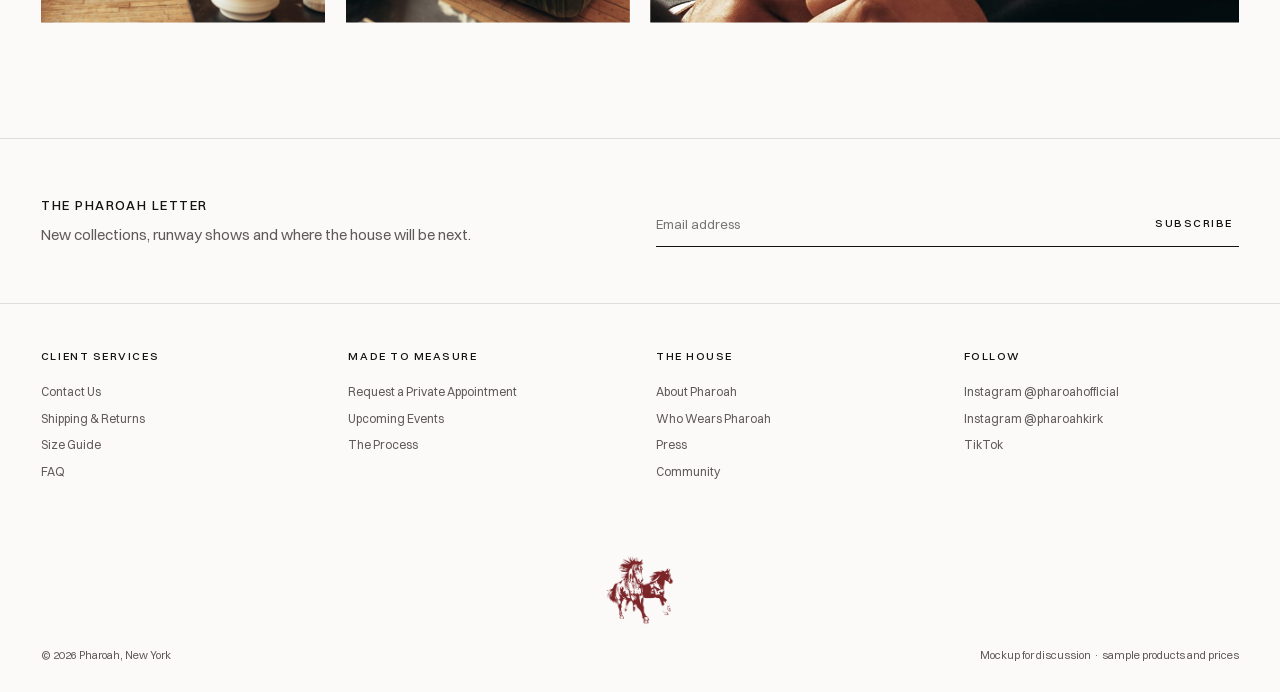
<file: site/highlights.html>
<!doctype html>
<html lang="en" class="no-js">
<head>
<meta charset="utf-8">
<meta name="viewport" content="width=device-width, initial-scale=1">
<title>Fall-Winter 2026 · Highlights · Pharoah, New York</title>
<meta name="robots" content="noindex">
<link rel="stylesheet" href="assets/css/maison.css">
<link rel="stylesheet" href="assets/css/highlights.css">
</head>
<body data-page="highlights">
<div data-site-header></div>

<main id="main">
  <!-- The campaign film carries its own titles, so it plays whole at 16:9 with nothing on it but the pause button. -->
  <section class="film" aria-label="Campaign film" data-tab-for="shop">
    <div class="film__frame">
      <img class="film__poster" src="assets/video/pharoah-hero.webp" srcset="assets/video/pharoah-hero-720.webp 1280w, assets/video/pharoah-hero.webp 1920w" sizes="100vw" width="1920" height="1080" alt="Opening frame of the Pharoah campaign film: a man in a navy pinstripe double-breasted suit fastens his jacket in a wood-paneled room." fetchpriority="high" decoding="async">
      <video class="film__video" data-film muted loop playsinline preload="none" aria-hidden="true" tabindex="-1"></video>
      <p class="vh">Titles in the film: Tailoring with a point of view. A New York house with a British silhouette. Worn on game day.</p>
      <button class="film__toggle" type="button" data-film-toggle aria-label="Play the film">
        <svg class="film__icon film__icon--pause" viewBox="0 0 12 12" aria-hidden="true"><rect x="2.25" y="1.5" width="2.25" height="9"/><rect x="7.5" y="1.5" width="2.25" height="9"/></svg>
        <svg class="film__icon film__icon--play" viewBox="0 0 12 12" aria-hidden="true"><path d="M3.25 1.6v8.8L10.2 6z"/></svg>
        <span class="film__word" data-film-word>Play</span>
      </button>
    </div>
  </section>

  <header class="intro wrap" data-tab-for="shop">
    <h1 class="display intro__title"><span class="w" style="--i:0">Fall-Winter</span> <span class="w" style="--i:1">2026</span></h1>
    <p class="intro__line">Every look from the season, and every piece in it.</p>
  </header>

  <nav class="tabs" aria-label="Fall-Winter 2026">
    <div class="tabs__list" data-tabs>
      <a class="tabs__link" href="#shop" data-tab>Shop<span class="tabs__more"> the Collection</span></a>
      <a class="tabs__link" href="#lookbook" data-tab><span class="tabs__more">The </span>Lookbook</a>
      <a class="tabs__link" href="#runway" data-tab><span class="tabs__more">The </span>Runway<span class="tabs__more"> Show</span></a>
      <a class="tabs__link" href="#campaign" data-tab><span class="tabs__more">The </span>Campaign</a>
      <span class="tabs__bar" data-tab-bar aria-hidden="true"></span>
    </div>
  </nav>

  <section class="sec" id="shop" data-tab-for="shop" aria-labelledby="shop-title">
    <div class="wrap">
      <header class="sec__head">
        <h2 class="sec__title" id="shop-title">Shop the Collection</h2>
        <p class="sec__note">Choose a look to shop every piece in it.</p>
      </header>
      <ul class="shop" data-shop></ul>
    </div>
  </section>

  <section class="sec" id="lookbook" data-tab-for="lookbook" aria-labelledby="lookbook-title">
    <div class="wrap">
      <header class="sec__head">
        <h2 class="sec__title" id="lookbook-title">The Lookbook</h2>
        <p class="sec__note">Press <span class="hint-plus" aria-hidden="true"></span><span class="vh">plus</span> on any look to see every piece in it.</p>
      </header>
      <ol class="lb" data-lookbook></ol>
    </div>
  </section>

  <section class="sec" id="runway" data-tab-for="runway" aria-labelledby="runway-title">
    <div class="wrap">
      <header class="sec__head">
        <h2 class="sec__title" id="runway-title">The Runway Show</h2>
      </header>
      <div class="frame rv wipe">
        <img src="assets/video/pharoah-hero.webp" width="1920" height="1080" alt="" loading="lazy" decoding="async">
        <span class="tag">Placeholder</span>
        <p class="frame__label">Runway film arrives from Pharoah’s team</p>
      </div>
    </div>
  </section>

  <section class="sec sec--last" id="campaign" data-tab-for="campaign" aria-labelledby="campaign-title">
    <div class="wrap">
      <header class="sec__head">
        <h2 class="sec__title" id="campaign-title">The Campaign</h2>
      </header>
      <div class="cg-wrap"><ul class="cg" data-campaign></ul></div>
    </div>
  </section>
</main>

<div data-site-footer></div>

<!-- Shop-the-look drawer -->
<div class="drawer" data-drawer>
  <div class="drawer__scrim" data-drawer-close></div>
  <section class="drawer__panel" role="dialog" aria-modal="true" aria-labelledby="drawer-title" aria-describedby="drawer-kicker" tabindex="-1">
    <header class="drawer__head">
      <div>
        <p class="label label--2" id="drawer-kicker" data-drawer-kicker>Look 01</p>
        <h2 class="title drawer__title" id="drawer-title">Shop the look</h2>
      </div>
      <button class="drawer__close" type="button" data-drawer-close>Close<svg viewBox="0 0 12 12" aria-hidden="true"><path d="M2 2l8 8M10 2l-8 8"/></svg></button>
    </header>
    <div class="drawer__body" data-drawer-body>
      <ul class="drawer__list" data-drawer-list></ul>
    </div>
    <footer class="drawer__foot">
      <a class="link" href="#lookbook" data-drawer-jump>See this look in the lookbook</a>
    </footer>
  </section>
</div>

<script src="assets/js/catalog.js"></script>
<script src="assets/js/maison.js"></script>
<script src="assets/js/highlights.js"></script>
</body>
</html>
</file>
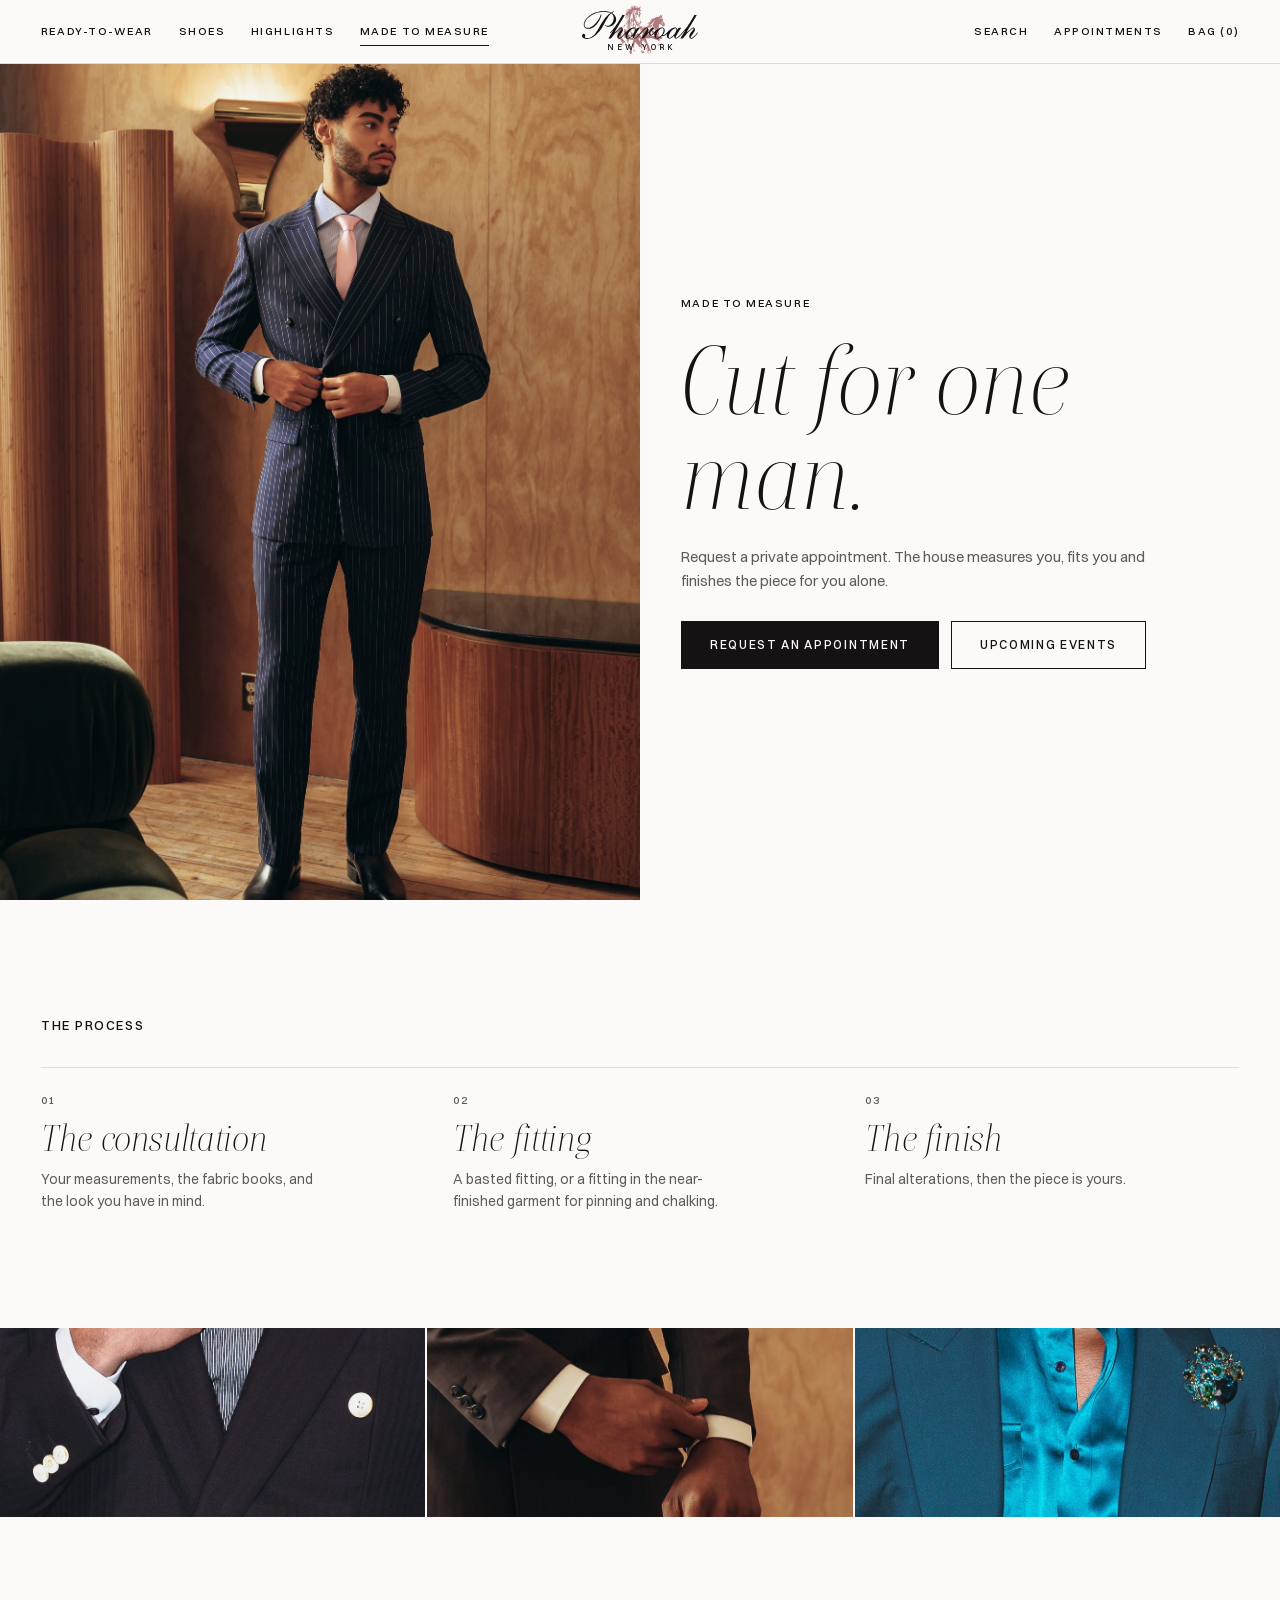
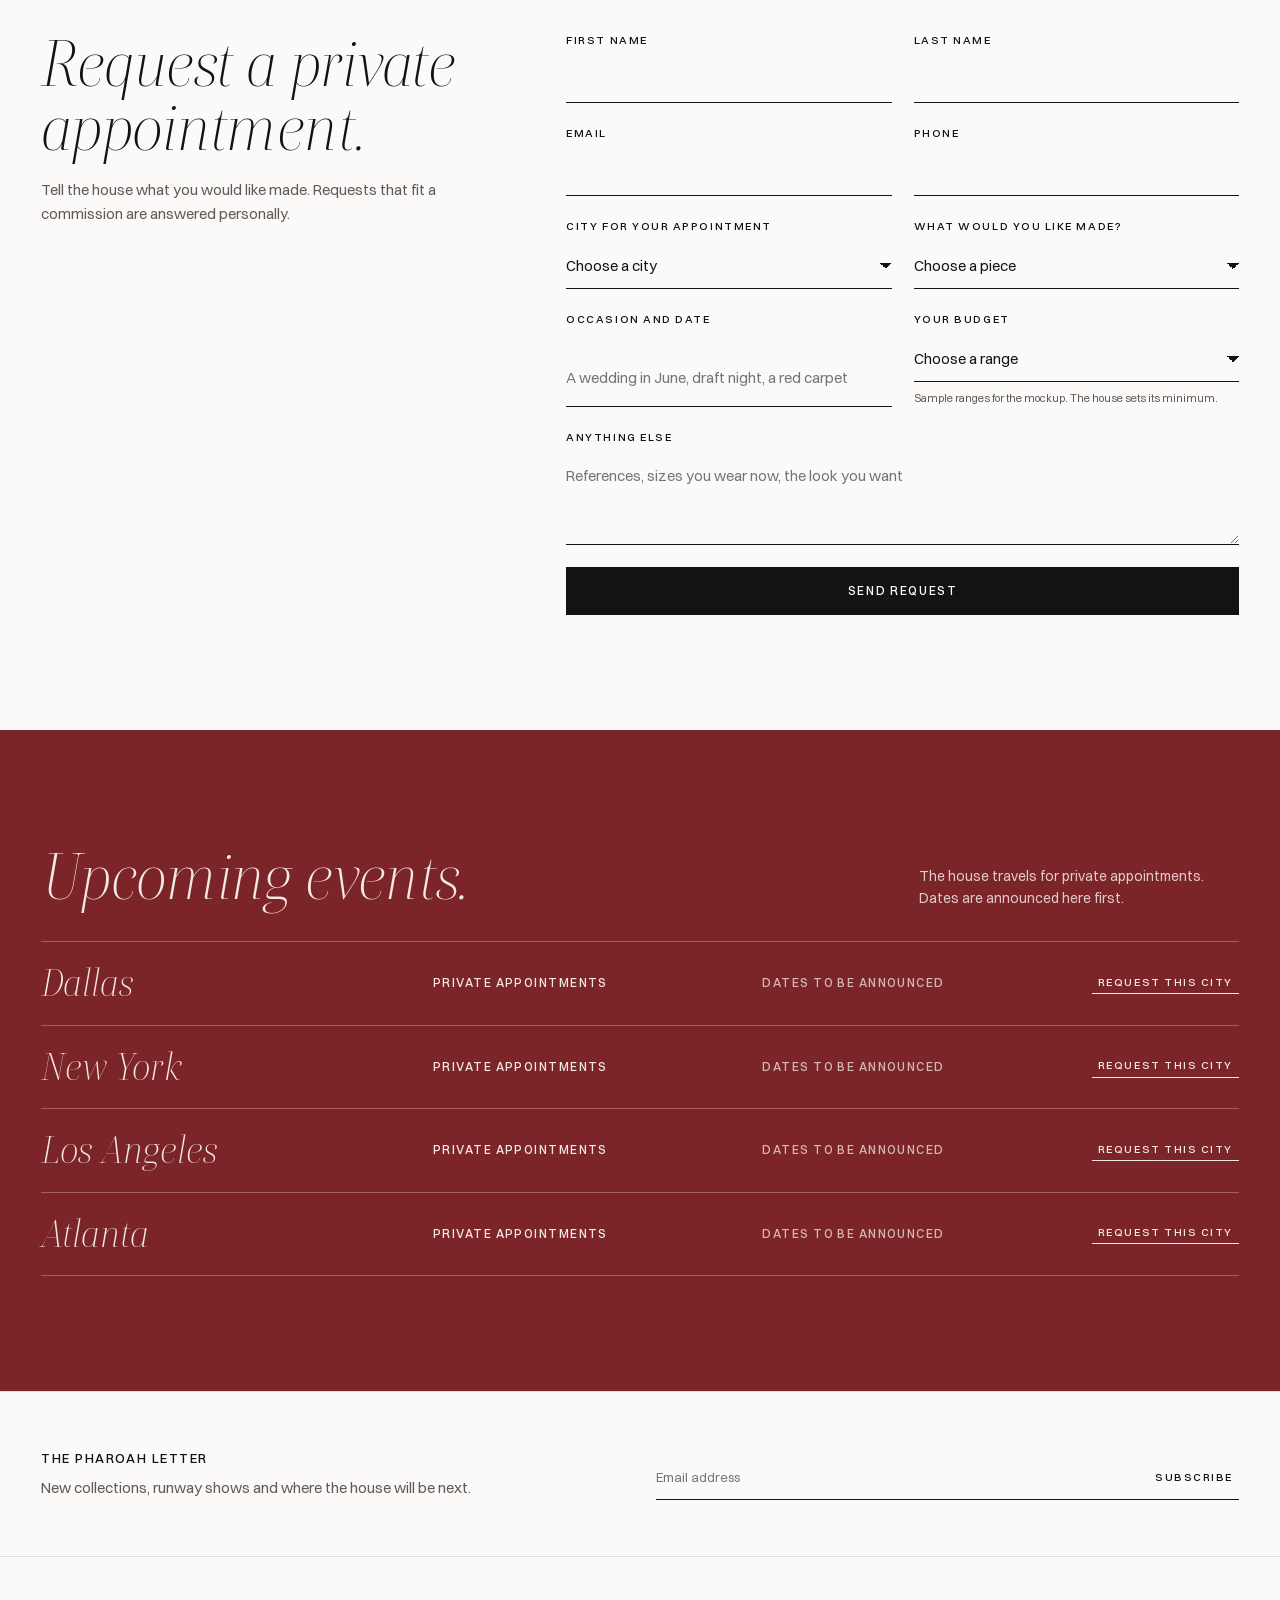
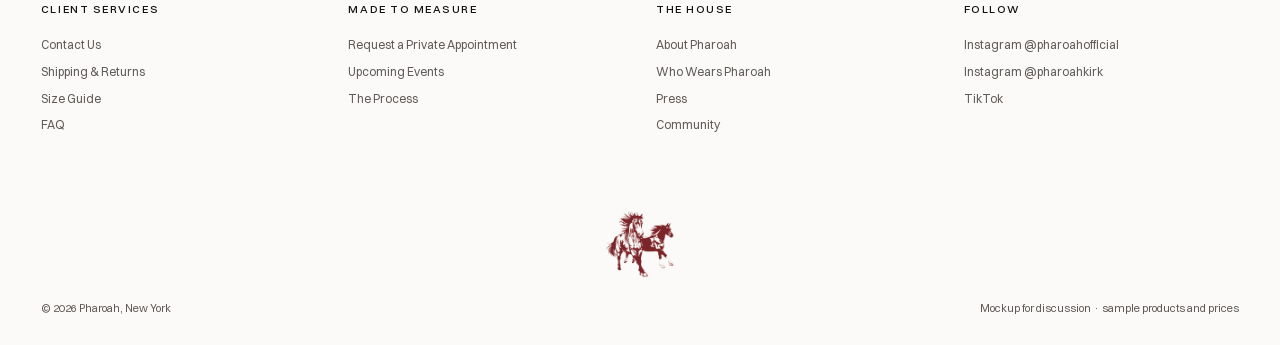
<file: site/made-to-measure.html>
<!doctype html>
<html lang="en" class="no-js">
<head>
  <meta charset="utf-8">
  <meta name="viewport" content="width=device-width, initial-scale=1, viewport-fit=cover">
  <title>Made to Measure · Pharoah</title>
  <meta name="robots" content="noindex">
  <link rel="stylesheet" href="assets/css/maison.css">
  <link rel="stylesheet" href="assets/css/mtm.css">
</head>
<body data-page="mtm">
  <div data-site-header></div>

  <main id="main">
    <section class="m-hero">
      <figure class="m-hero__media"><img src="assets/img/look-navy-stripe.jpg" alt="A man buttoning a navy pinstripe double-breasted suit in a wood-paneled room" width="1333" height="2000" fetchpriority="high"></figure>
      <div class="m-hero__copy">
        <p class="label">Made to Measure</p>
        <h1 class="display display--xl">Cut for one man.</h1>
        <p class="lede">Request a private appointment. The house measures you, fits you and finishes the piece for you alone.</p>
        <div class="m-hero__actions">
          <a class="btn" href="#request">Request an appointment</a>
          <a class="btn btn--ghost" href="#events">Upcoming events</a>
        </div>
      </div>
    </section>

    <section class="m-process wrap" id="process" aria-labelledby="process-title">
      <h2 class="title" id="process-title">The Process</h2>
      <ol class="m-steps">
        <li class="rv"><span class="m-steps__no">01</span><h3 class="display">The consultation</h3><p>Your measurements, the fabric books, and the look you have in mind.</p></li>
        <li class="rv" style="--d:1"><span class="m-steps__no">02</span><h3 class="display">The fitting</h3><p>A basted fitting, or a fitting in the near-finished garment for pinning and chalking.</p></li>
        <li class="rv" style="--d:2"><span class="m-steps__no">03</span><h3 class="display">The finish</h3><p>Final alterations, then the piece is yours.</p></li>
      </ol>
    </section>

    <section class="m-details" aria-label="In the details">
      <img src="assets/img/detail-buttons.jpg" alt="Double-breasted buttons" width="925" height="411" loading="lazy">
      <img src="assets/img/detail-cuff.jpg" alt="A jacket cuff" width="985" height="437" loading="lazy">
      <img src="assets/img/detail-brooch.jpg" alt="A lapel brooch" width="900" height="400" loading="lazy">
    </section>

    <section class="m-request wrap" id="request" aria-labelledby="request-title">
      <div class="m-request__intro">
        <h2 class="display" id="request-title">Request a private appointment.</h2>
        <p class="lede">Tell the house what you would like made. Requests that fit a commission are answered personally.</p>
      </div>
      <form class="m-form" data-mtm novalidate>
        <div class="m-form__row">
          <label class="m-field"><span class="label">First name</span><input name="first" autocomplete="given-name" required></label>
          <label class="m-field"><span class="label">Last name</span><input name="last" autocomplete="family-name" required></label>
        </div>
        <div class="m-form__row">
          <label class="m-field"><span class="label">Email</span><input name="email" type="email" autocomplete="email" required></label>
          <label class="m-field"><span class="label">Phone</span><input name="phone" type="tel" autocomplete="tel"></label>
        </div>
        <div class="m-form__row">
          <label class="m-field"><span class="label">City for your appointment</span>
            <select name="city" required data-city>
              <option value="">Choose a city</option>
              <option>Dallas</option><option>New York</option><option>Los Angeles</option><option>Atlanta</option><option>Another city</option>
            </select>
          </label>
          <label class="m-field"><span class="label">What would you like made?</span>
            <select name="piece" required>
              <option value="">Choose a piece</option>
              <option>Suit</option><option>Tuxedo</option><option>Jacket</option><option>Overcoat</option><option>Shirts</option><option>Something else</option>
            </select>
          </label>
        </div>
        <div class="m-form__row">
          <label class="m-field"><span class="label">Occasion and date</span><input name="occasion" placeholder="A wedding in June, draft night, a red carpet"></label>
          <label class="m-field"><span class="label">Your budget</span>
            <select name="budget" required data-budget>
              <option value="">Choose a range</option>
              <option value="low">Under $2,500</option>
              <option value="mid">$2,500 to $5,000</option>
              <option value="high">$5,000 to $10,000</option>
              <option value="top">$10,000 and above</option>
            </select>
            <span class="m-note">Sample ranges for the mockup. The house sets its minimum.</span>
          </label>
        </div>
        <div class="m-steer" data-steer hidden role="status">
          <p>Made to Measure begins above this range. The house's ready-to-wear is cut to the same standard and ready now.</p>
          <a class="link" href="collection.html?c=rtw">Shop ready-to-wear</a>
        </div>
        <label class="m-field"><span class="label">Anything else</span><textarea name="note" rows="3" placeholder="References, sizes you wear now, the look you want"></textarea></label>
        <p class="m-error" data-error hidden role="alert">Please complete the fields marked above.</p>
        <button class="btn" type="submit">Send request</button>
      </form>
      <div class="m-done" data-done hidden tabindex="-1">
        <picture class="m-done__mark" aria-hidden="true"><source srcset="assets/img/stallions-still.png" media="(prefers-reduced-motion: reduce)"><img src="assets/img/stallions-run.gif" alt="" width="160" height="159"></picture>
        <h3 class="display">Thank you.</h3>
        <p class="lede">Your request is with the house.</p>
      </div>
    </section>

    <section class="m-events" id="events" aria-labelledby="events-title">
      <div class="wrap">
        <div class="m-events__head">
          <h2 class="display" id="events-title">Upcoming events.</h2>
          <p class="m-events__lede">The house travels for private appointments. Dates are announced here first.</p>
        </div>
        <ul class="m-events__list">
          <li class="rv"><span class="m-events__city">Dallas</span><span class="m-events__what">Private appointments</span><span class="m-events__when">Dates to be announced</span><button class="link" type="button" data-pick="Dallas">Request this city</button></li>
          <li class="rv"><span class="m-events__city">New York</span><span class="m-events__what">Private appointments</span><span class="m-events__when">Dates to be announced</span><button class="link" type="button" data-pick="New York">Request this city</button></li>
          <li class="rv"><span class="m-events__city">Los Angeles</span><span class="m-events__what">Private appointments</span><span class="m-events__when">Dates to be announced</span><button class="link" type="button" data-pick="Los Angeles">Request this city</button></li>
          <li class="rv"><span class="m-events__city">Atlanta</span><span class="m-events__what">Private appointments</span><span class="m-events__when">Dates to be announced</span><button class="link" type="button" data-pick="Atlanta">Request this city</button></li>
        </ul>
      </div>
    </section>
  </main>

  <div data-site-footer></div>
  <script src="assets/js/catalog.js"></script>
  <script src="assets/js/maison.js"></script>
  <script src="assets/js/mtm.js"></script>
</body>
</html>
</file>
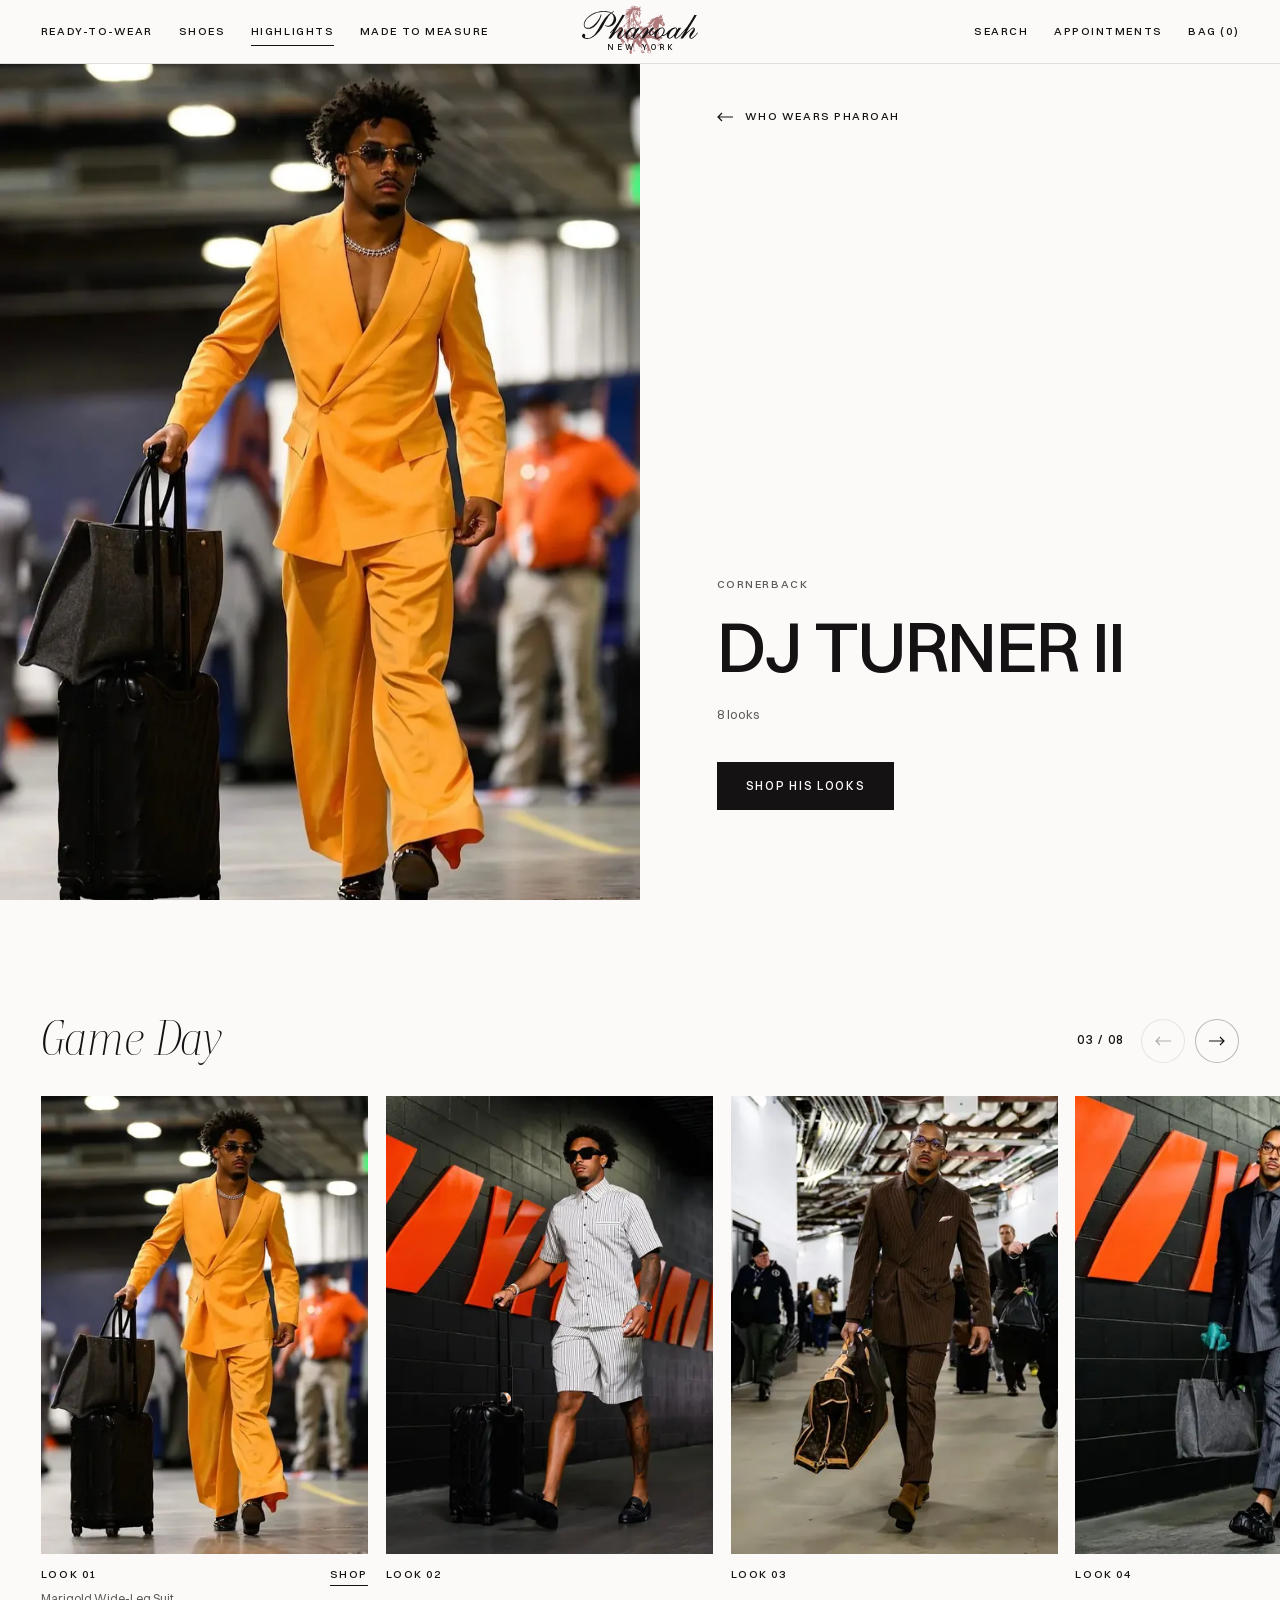
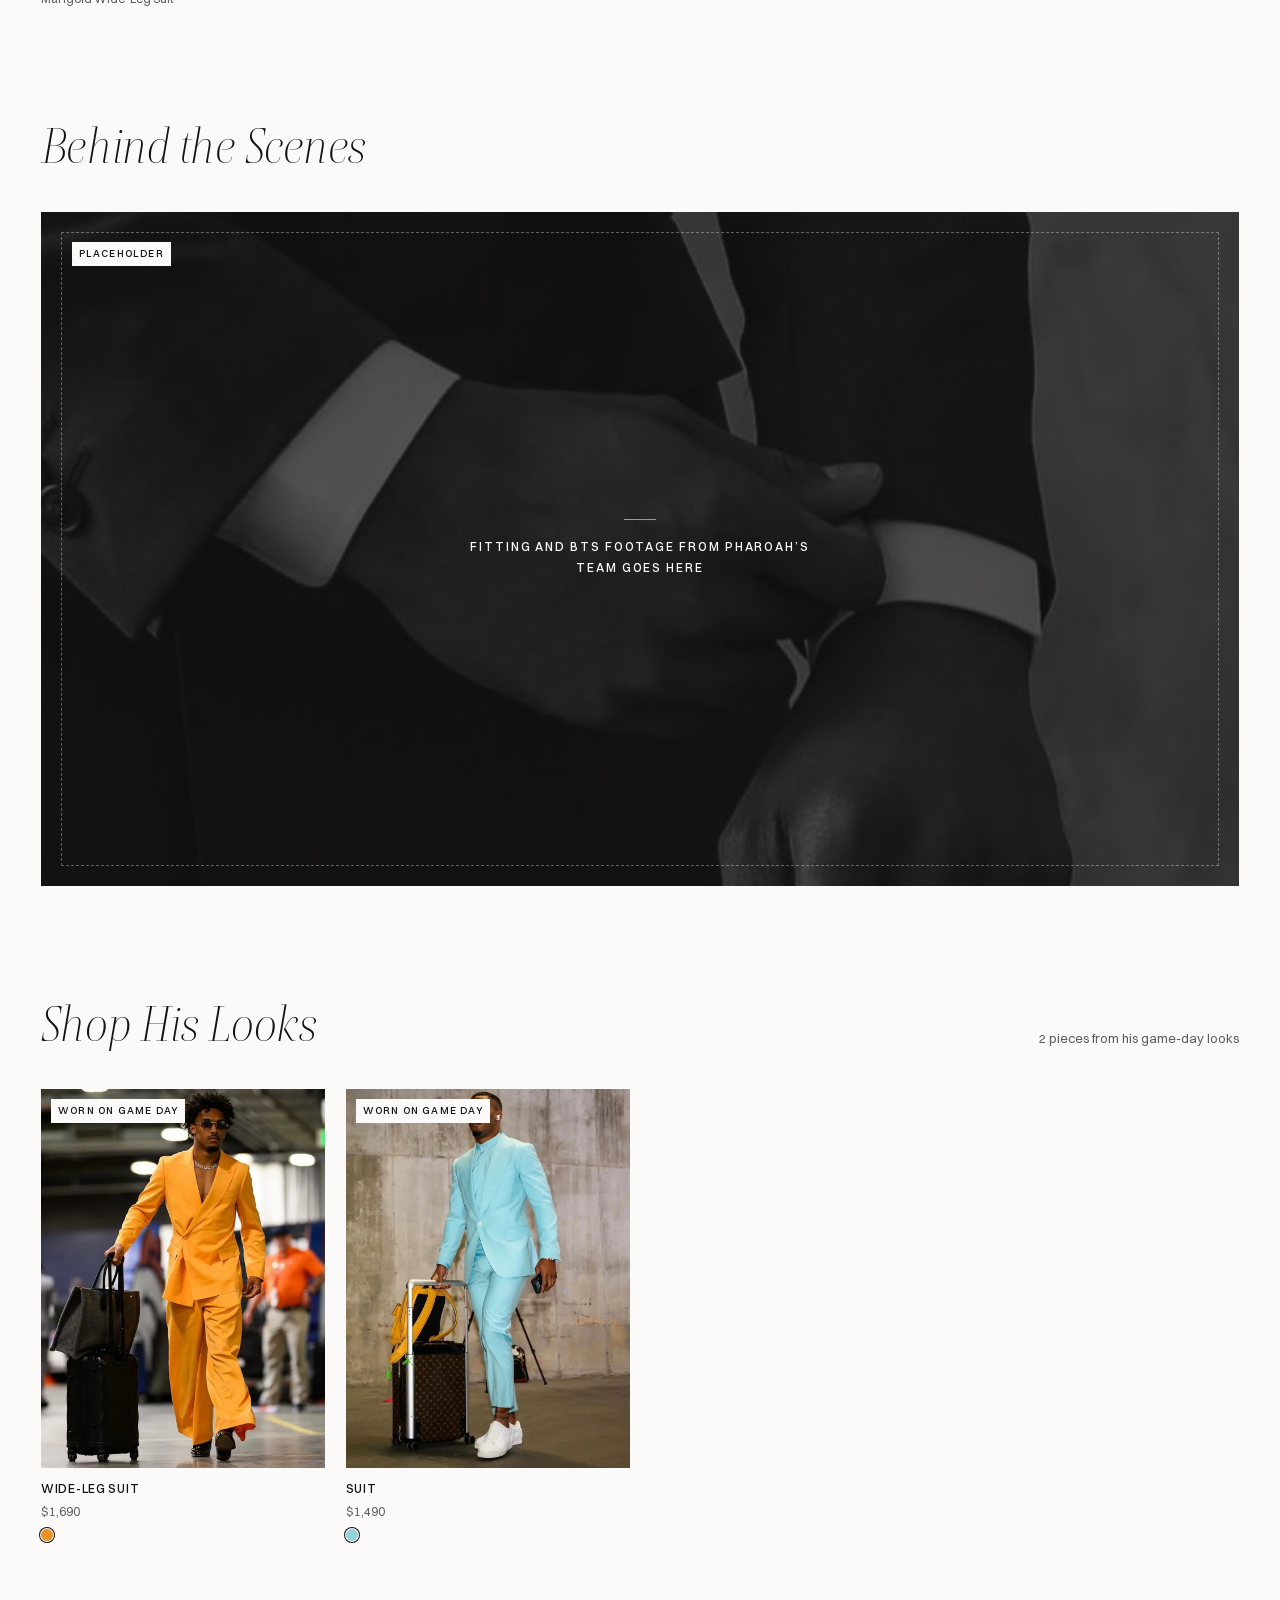
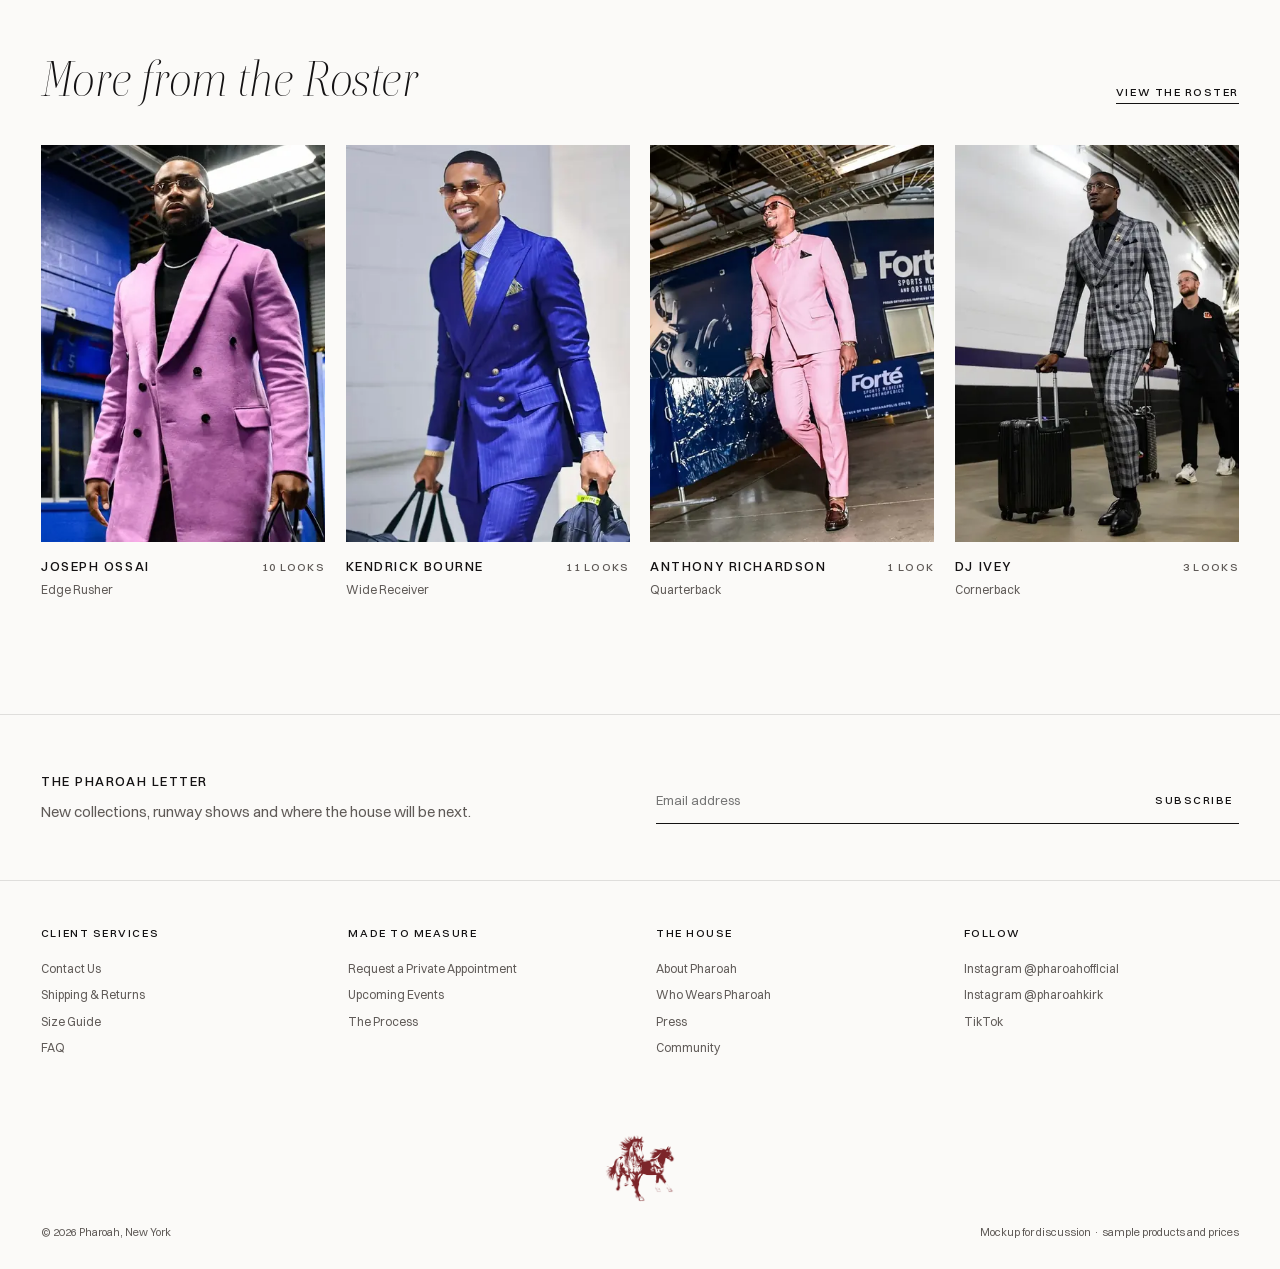
<file: site/player.html>
<!doctype html>
<html lang="en" class="no-js">
<head>
<meta charset="utf-8">
<meta name="viewport" content="width=device-width, initial-scale=1">
<title>Who Wears Pharoah · Pharoah, New York</title>
<meta name="robots" content="noindex">
<link rel="stylesheet" href="assets/css/maison.css">
<link rel="stylesheet" href="assets/css/players.css">
</head>
<body data-page="players">
<div data-site-header></div>

<!-- Built from ?p=<slug> by players.js (an unknown slug shows the first man on the roster) -->
<main id="main" data-player></main>

<div data-site-footer></div>
<script src="assets/js/catalog.js"></script>
<script src="assets/js/maison.js"></script>
<script src="assets/js/players.js"></script>
</body>
</html>
</file>
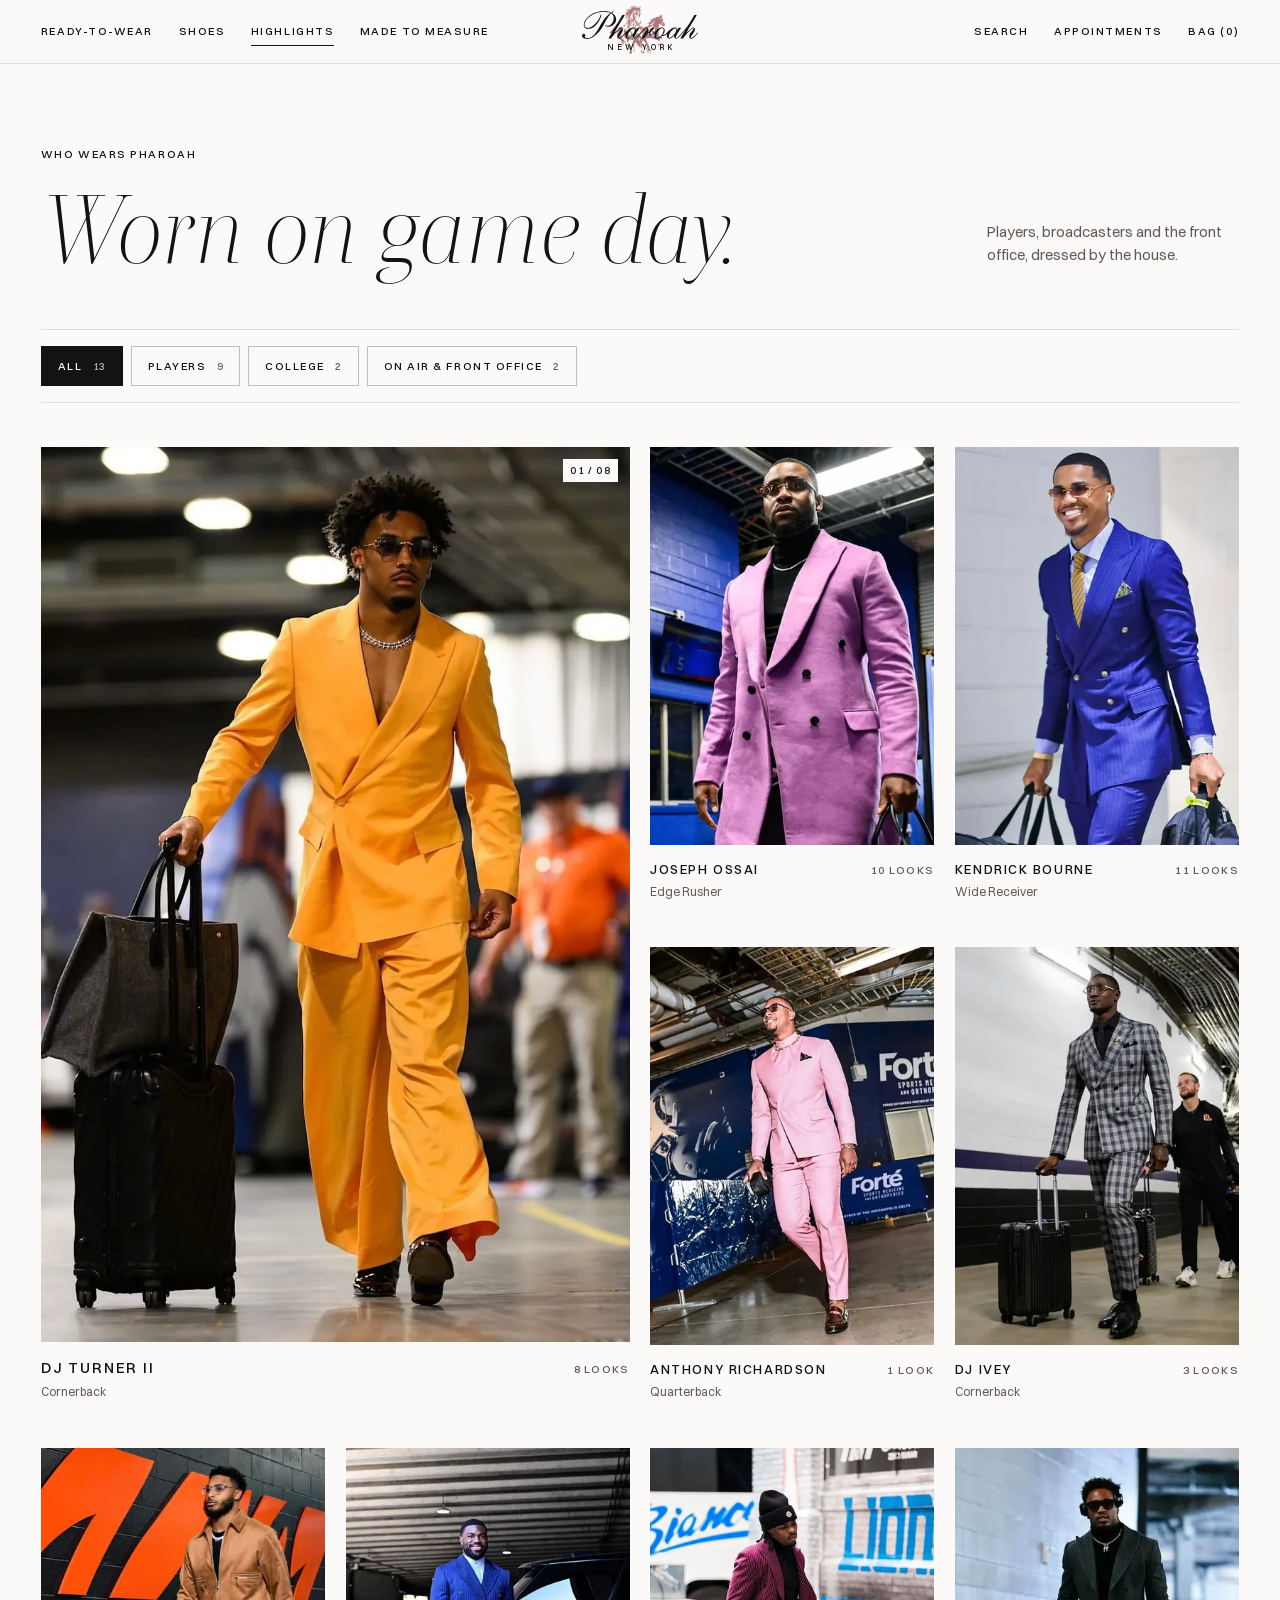
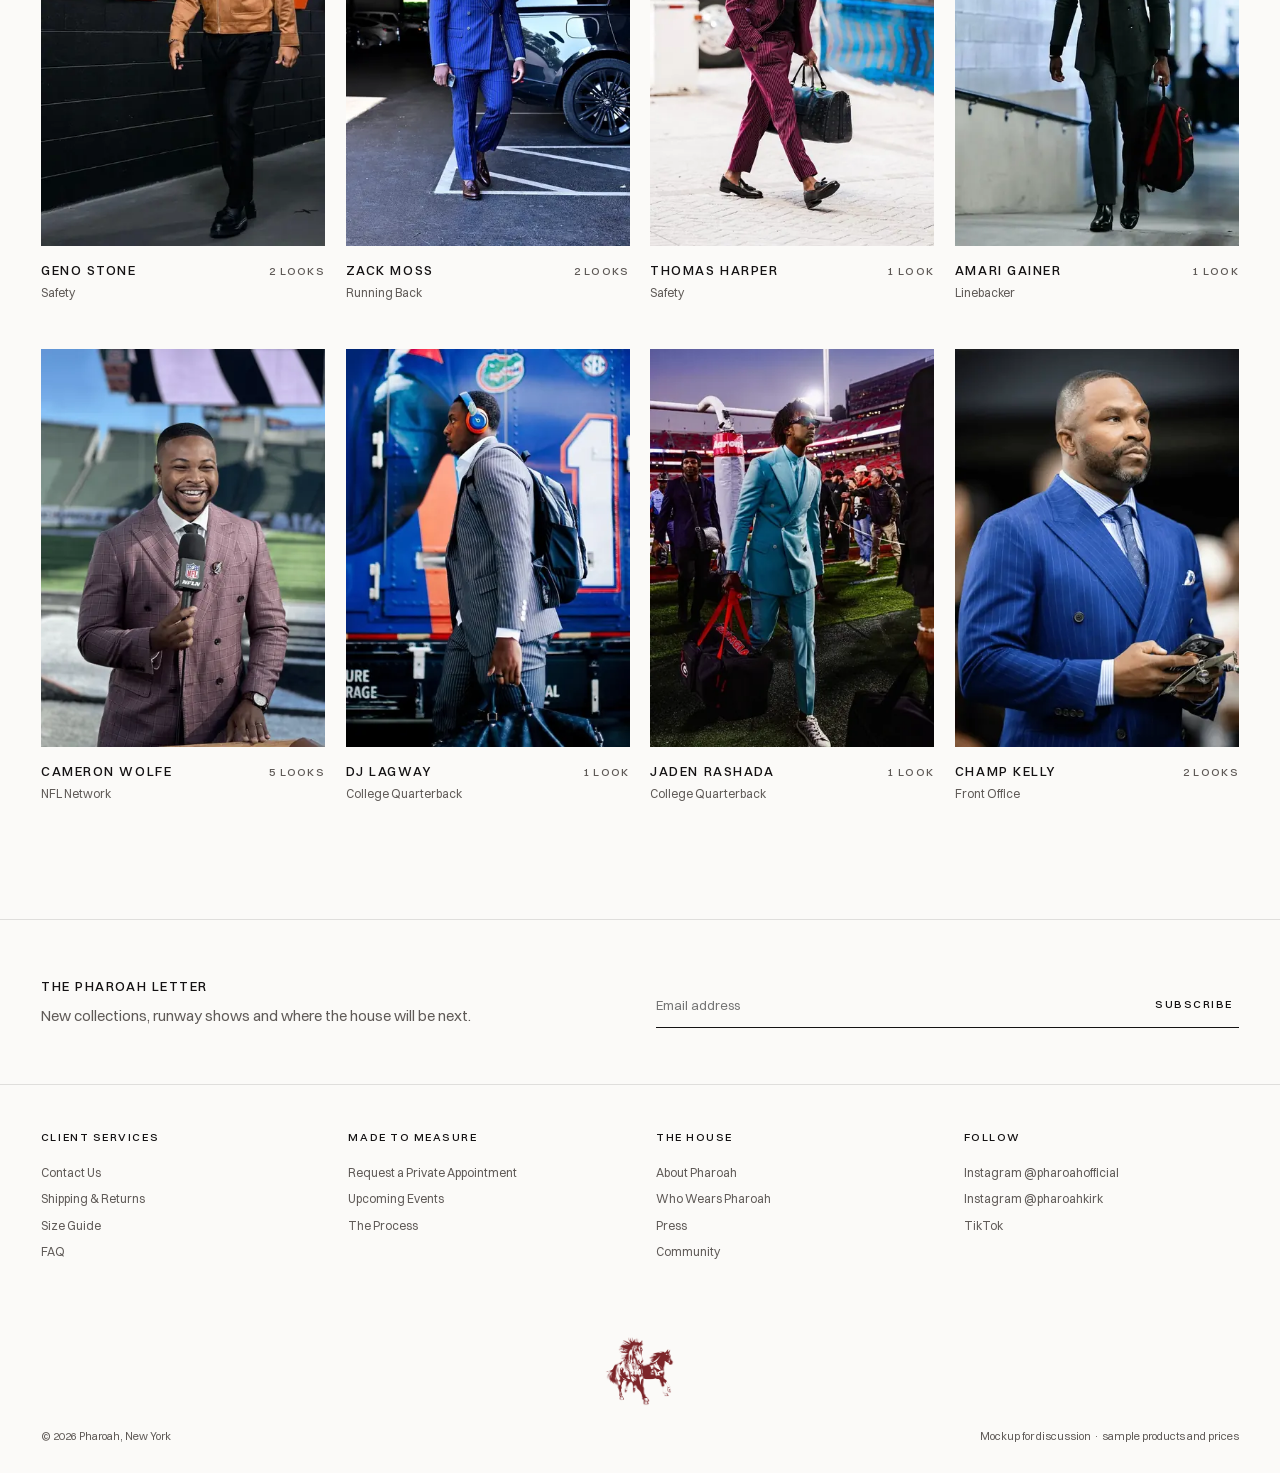
<file: site/players.html>
<!doctype html>
<html lang="en" class="no-js">
<head>
<meta charset="utf-8">
<meta name="viewport" content="width=device-width, initial-scale=1">
<title>Who Wears Pharoah · Pharoah, New York</title>
<meta name="robots" content="noindex">
<link rel="stylesheet" href="assets/css/maison.css">
<link rel="stylesheet" href="assets/css/players.css">
</head>
<body data-page="players">
<div data-site-header></div>

<main id="main">
  <header class="r-intro wrap">
    <div>
      <p class="label">Who Wears Pharoah</p>
      <h1 class="display display--xl r-intro__title"><span class="w" style="--i:0">Worn</span> <span class="w" style="--i:1">on</span> <span class="w" style="--i:2">game</span> <span class="w" style="--i:3">day.</span></h1>
    </div>
    <p class="r-intro__line">Players, broadcasters and the front office, dressed by the house.</p>
  </header>

  <section class="roster wrap" aria-labelledby="roster-title">
    <h2 class="vh" id="roster-title">The roster</h2>
    <div class="roster__bar">
      <div class="chips" role="group" aria-label="Filter by role">
        <button class="chip" type="button" data-filter="all" aria-pressed="true">All <span class="chip__n" data-n="all"></span></button>
        <button class="chip" type="button" data-filter="players" aria-pressed="false">Players <span class="chip__n" data-n="players"></span></button>
        <button class="chip" type="button" data-filter="college" aria-pressed="false">College <span class="chip__n" data-n="college"></span></button>
        <button class="chip" type="button" data-filter="air" aria-pressed="false">On Air &amp; Front Office <span class="chip__n" data-n="air"></span></button>
      </div>
      <p class="vh" role="status" data-roster-status></p>
    </div>
    <ul class="pcards roster__grid" data-roster></ul>
  </section>
</main>

<div data-site-footer></div>
<script src="assets/js/catalog.js"></script>
<script src="assets/js/maison.js"></script>
<script src="assets/js/players.js"></script>
</body>
</html>
</file>
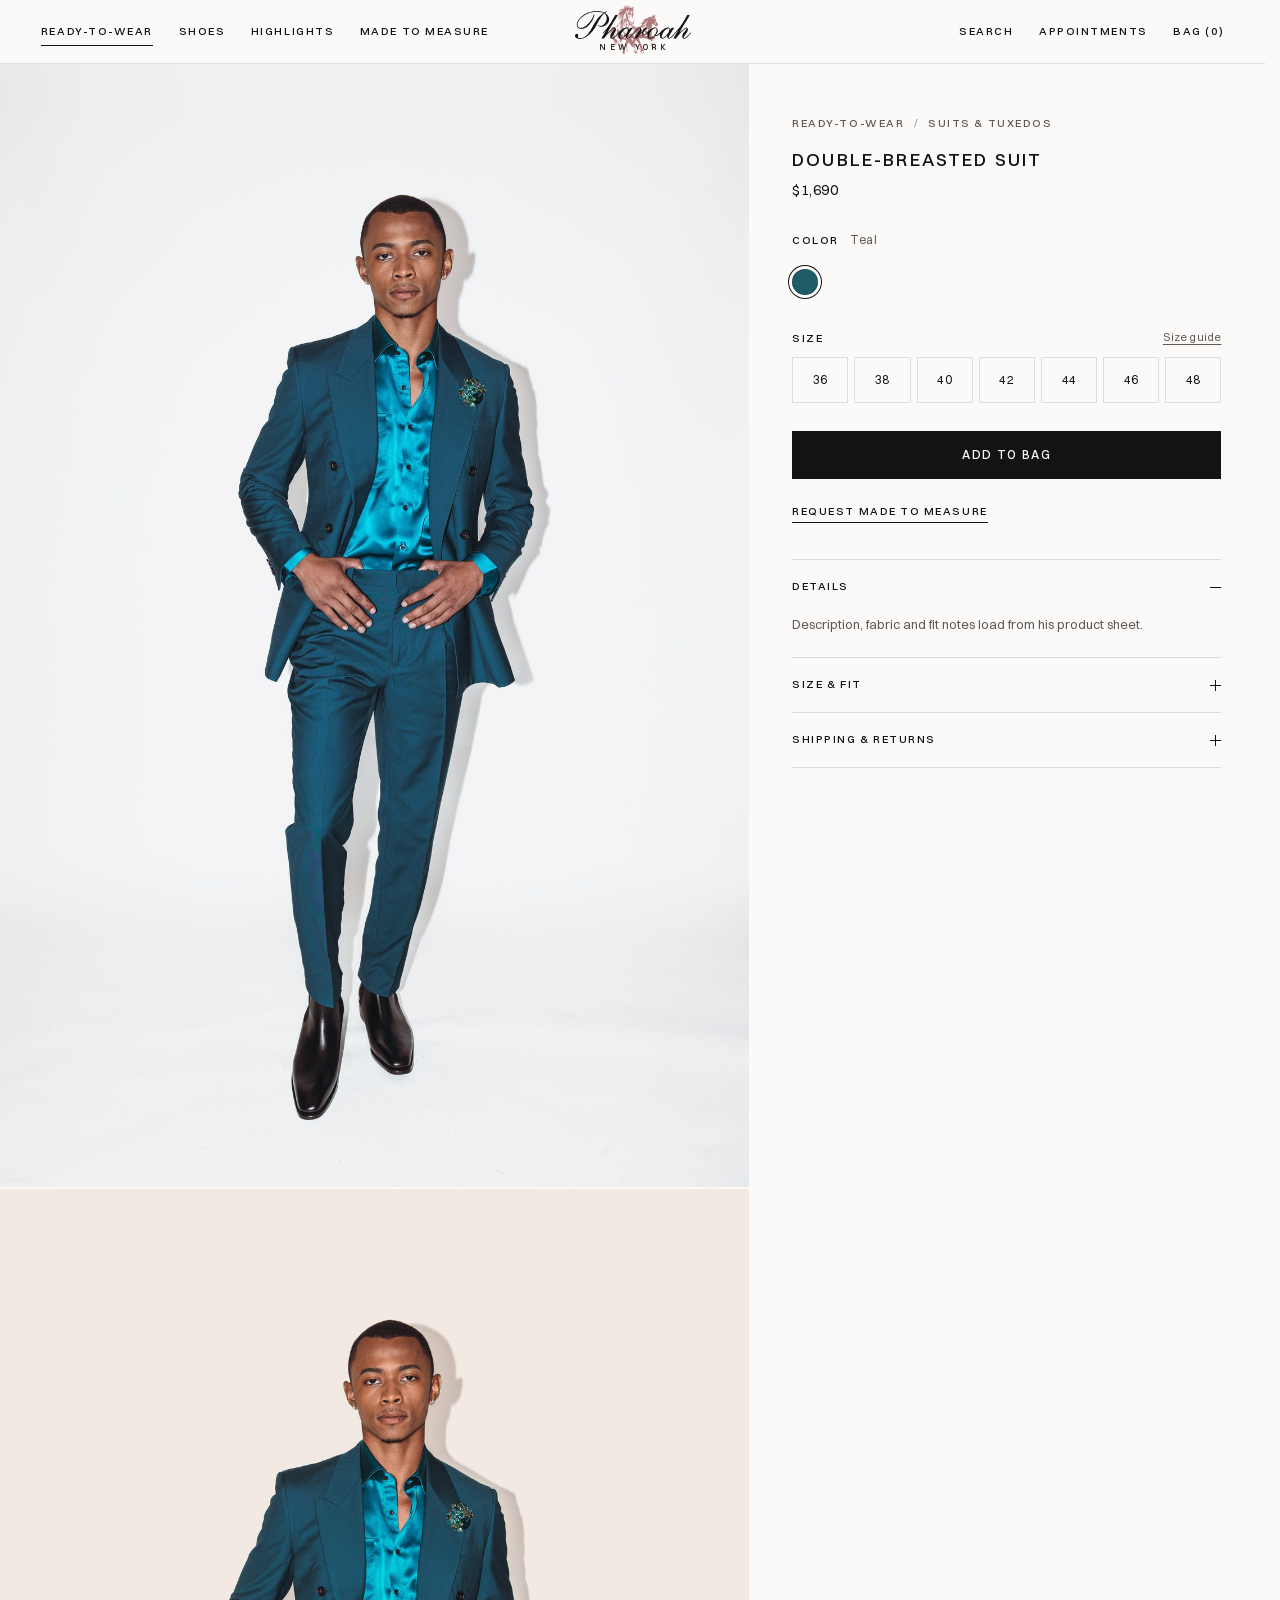
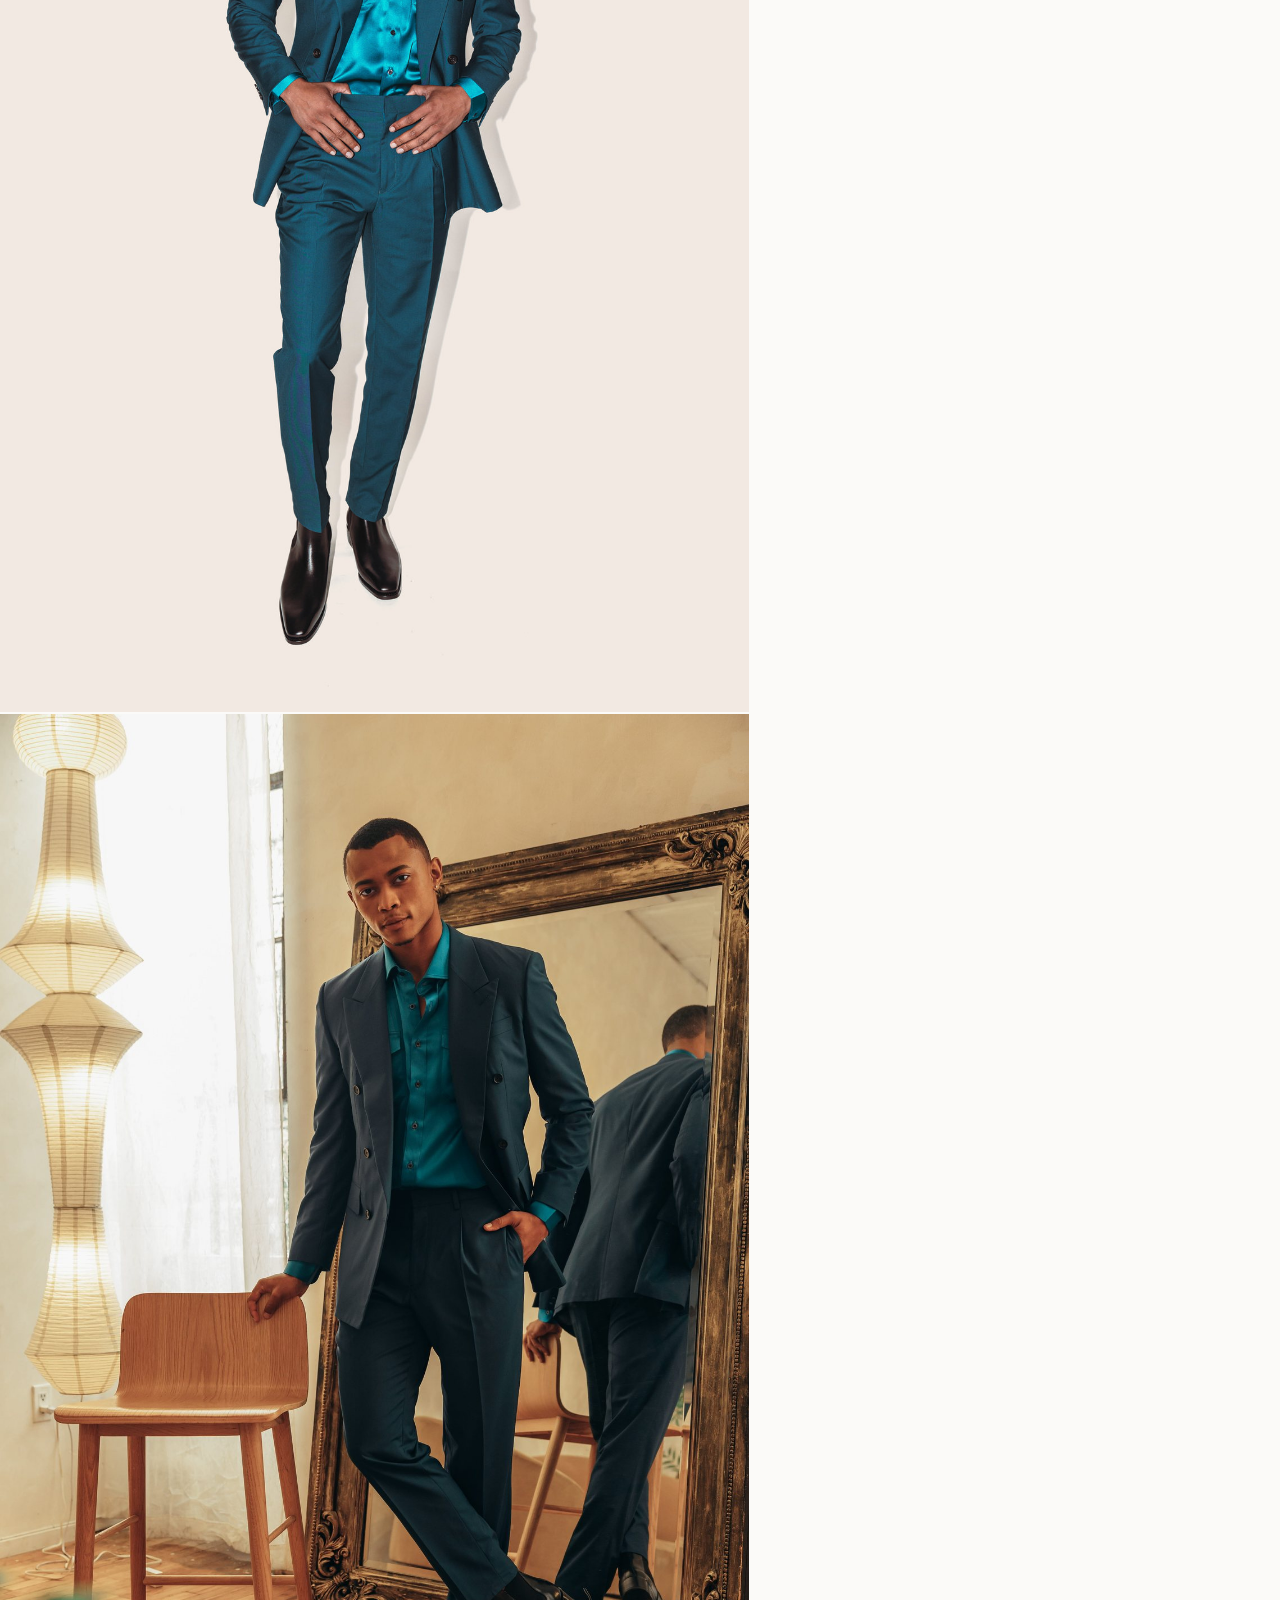
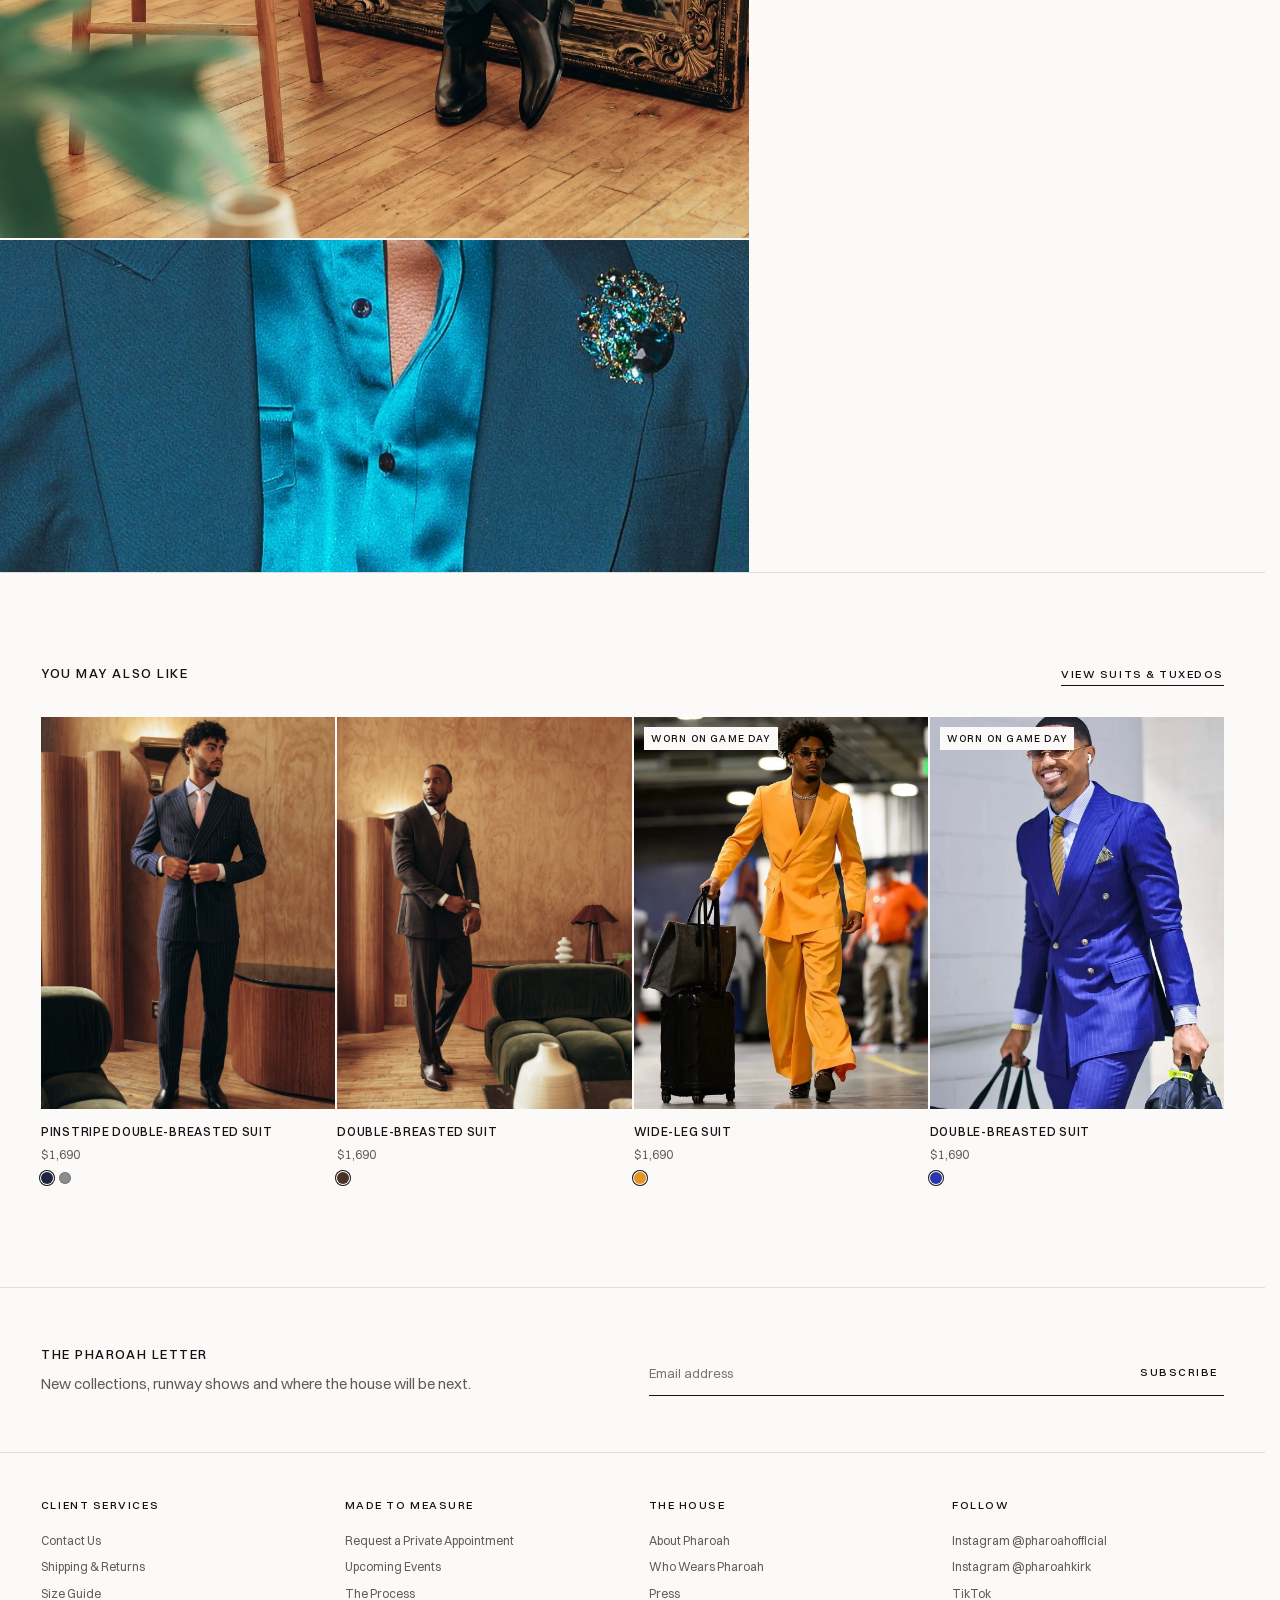
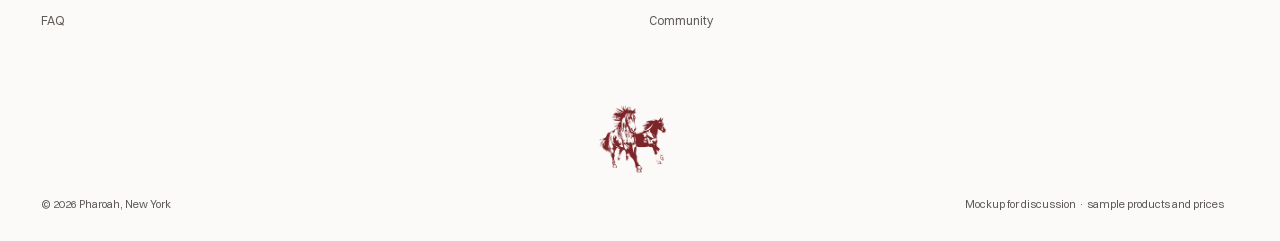
<file: site/product.html>
<!doctype html>
<html lang="en" class="no-js">
<head>
<meta charset="utf-8">
<meta name="viewport" content="width=device-width, initial-scale=1, viewport-fit=cover">
<title>Pharoah, New York</title>
<meta name="robots" content="noindex">
<link rel="stylesheet" href="assets/css/maison.css">
<link rel="stylesheet" href="assets/css/product.css">
</head>
<body data-page="rtw">
<div data-site-header></div>

<main id="main" tabindex="-1">
  <div class="pdp">
    <section class="pdp-gallery" aria-label="Product images" data-gallery>
      <div class="pdp-track" data-track></div>
      <p class="pdp-counter" data-counter aria-hidden="true" hidden></p>
    </section>

    <section class="pdp-panel" aria-labelledby="pdp-name" data-panel>
      <div class="pdp-panel__in">
        <nav class="crumbs" aria-label="Breadcrumb"><ol data-crumbs></ol></nav>
        <h1 class="pdp-name" id="pdp-name" data-name></h1>
        <p class="pdp-price" data-price></p>

        <form class="pdp-form" data-form novalidate>
          <fieldset class="pdp-opt">
            <legend class="pdp-opt__k">Color <span class="pdp-opt__v" data-color-name></span></legend>
            <div class="pdp-swatches" data-colors></div>
          </fieldset>

          <fieldset class="pdp-opt" data-size-fs aria-describedby="size-err">
            <legend class="pdp-opt__k">Size</legend>
            <button type="button" class="pdp-guide" data-guide aria-haspopup="dialog">Size guide</button>
            <div class="pdp-sizes" data-sizes></div>
            <p class="pdp-err" id="size-err" data-err aria-live="assertive"></p>
          </fieldset>

          <button class="btn btn--block pdp-add" type="submit" data-add>Add to bag</button>
        </form>

        <a class="link pdp-mtm" href="made-to-measure.html#request">Request Made to Measure</a>

        <div class="pdp-acc">
          <details open>
            <summary>Details<span class="pm" aria-hidden="true"></span></summary>
            <div class="pdp-acc__c"><p>Description, fabric and fit notes load from his product sheet.</p></div>
          </details>
          <details>
            <summary>Size &amp; Fit<span class="pm" aria-hidden="true"></span></summary>
            <div class="pdp-acc__c">
              <p>Fit notes load from his product sheet.</p>
              <button type="button" class="pdp-textbtn" data-guide aria-haspopup="dialog">View the size guide</button>
            </div>
          </details>
          <details>
            <summary>Shipping &amp; Returns<span class="pm" aria-hidden="true"></span></summary>
            <div class="pdp-acc__c"><p>Shipping and returns load from his policies.</p></div>
          </details>
        </div>
      </div>
    </section>

    <section class="pdp-worn" data-worn aria-labelledby="worn-title" hidden></section>
  </div>

  <section class="pdp-more" aria-labelledby="more-title">
    <div class="pdp-more__head wrap">
      <h2 class="title" id="more-title">You may also like</h2>
      <a class="link" href="collection.html?c=rtw" data-more-link>View all</a>
    </div>
    <div class="pdp-more__grid" data-more></div>
  </section>
</main>

<div data-site-footer></div>

<!-- Phone: price and Add to bag stay within reach -->
<div class="pdp-bar" data-bar inert>
  <div class="pdp-bar__info">
    <p class="pdp-bar__name" data-bar-name></p>
    <p class="pdp-bar__meta"><span data-bar-price></span><span aria-hidden="true"> · </span><span data-bar-size>Select a size</span></p>
  </div>
  <button class="btn" type="button" data-bar-add>Add to bag</button>
</div>

<!-- Confirmation: slides out from under the header, hides itself -->
<div class="added" data-added role="region" aria-labelledby="added-title" inert>
  <div class="added__head">
    <p class="label" id="added-title">Added to your bag</p>
    <button type="button" class="added__x" data-added-close aria-label="Close"><span class="x" aria-hidden="true"></span></button>
  </div>
  <div class="added__item">
    <img data-added-img alt="" width="600" height="800">
    <div class="added__txt">
      <p class="added__name" data-added-name></p>
      <p class="added__meta" data-added-meta></p>
    </div>
  </div>
  <div class="added__act">
    <a class="btn" href="#bag">View bag</a>
    <button type="button" class="btn btn--ghost" data-added-close>Continue</button>
  </div>
</div>
<p class="vh" role="status" data-live></p>

<dialog class="dr" data-sizeguide aria-labelledby="sg-title" aria-modal="true">
  <div class="dr__scrim" data-close></div>
  <div class="dr__panel">
    <header class="dr__head">
      <h2 class="title" id="sg-title">Size Guide</h2>
      <button type="button" class="dr__x" data-close aria-label="Close size guide">Close<span class="x" aria-hidden="true"></span></button>
    </header>
    <div class="dr__body">
      <p class="sg-note">Sample chart for the mockup. His own measurements load from his size guide.</p>
      <table class="sg-table">
        <caption class="vh">Jacket sizes, sample chart</caption>
        <thead><tr><th scope="col">Size</th><th scope="col">IT</th><th scope="col">Chest, in</th><th scope="col">Chest, cm</th></tr></thead>
        <tbody data-sg-rows></tbody>
      </table>
      <a class="link sg-mtm" href="made-to-measure.html#request">Request Made to Measure</a>
    </div>
  </div>
</dialog>

<dialog class="viewer" data-viewer aria-label="Product images" aria-modal="true">
  <img class="viewer__img" data-viewer-img data-close alt="" width="1333" height="2000">
  <button type="button" class="viewer__x" data-close>Close<span class="x" aria-hidden="true"></span></button>
  <button type="button" class="viewer__nav viewer__nav--prev" data-viewer-step="-1" aria-label="Previous image"></button>
  <button type="button" class="viewer__nav viewer__nav--next" data-viewer-step="1" aria-label="Next image"></button>
  <p class="viewer__count label" data-viewer-count aria-live="polite"></p>
</dialog>

<script src="assets/js/catalog.js"></script>
<script>
  /* Active nav item follows the piece's department (set before maison.js builds the header). */
  (() => {
    const p = PH.product(new URLSearchParams(location.search).get('id')) || PH.products[0];
    document.body.dataset.page = PH.menu.shoes.items.some(([k]) => k === p.cat) ? 'shoes' : 'rtw';
  })();
</script>
<script src="assets/js/maison.js"></script>
<script src="assets/js/product.js"></script>
</body>
</html>
</file>
<file: site/assets/css/maison.css>
/* Pharoah · Maison mockup (direction for the 11/11 proposal)
   The luxury-house conventions he pointed to (Prada's film-first home, Saint Laurent's menu and highlights,
   Tom Ford's Made to Measure), carried in Pharoah's own marks: the script, the stallions, and oxblood used
   once per page as the house signature. Warm white paper, near-black ink, Switzer for every control,
   Boska italic only for editorial titles. Motion: transform, opacity, clip-path; reduced motion = still. */

@font-face{font-family:"Switzer";src:url("../fonts/switzer-400.woff2") format("woff2");font-weight:400;font-display:swap}
@font-face{font-family:"Switzer";src:url("../fonts/switzer-500.woff2") format("woff2");font-weight:500;font-display:swap}
@font-face{font-family:"Boska";src:url("../fonts/boska-300.woff2") format("woff2");font-weight:300;font-display:swap}
@font-face{font-family:"Boska";src:url("../fonts/boska-300i.woff2") format("woff2");font-weight:300;font-style:italic;font-display:swap}

:root{
  --paper:#FBFAF8;
  --paper-2:#F2EFEA;      /* image wells, studio grounds */
  --ink:#141213;
  --ink-2:#5F5A57;        /* secondary text: 6.6:1 on paper */
  --line:rgb(20 18 19 / .12);
  --oxblood:#7C2529;
  --bone:#F2E9E2;
  --sans:"Switzer",system-ui,-apple-system,"Helvetica Neue",Arial,sans-serif;
  --serif:"Boska",Georgia,serif;
  --gutter:clamp(16px,3.2vw,48px);
  --max:1600px;
  --header-h:64px;
  --ease-out:cubic-bezier(.23,1,.32,1);
  --ease-io:cubic-bezier(.77,0,.175,1);
}
*,*::before,*::after{box-sizing:border-box}
html{-webkit-text-size-adjust:100%;text-size-adjust:100%;overflow-x:clip}
body{margin:0;background:var(--paper);color:var(--ink);font-family:var(--sans);font-size:14px;line-height:1.55;-webkit-font-smoothing:antialiased}
img,video{display:block;max-width:100%}
img{height:auto}
a{color:inherit;text-decoration:none}
button,input,select,textarea{font:inherit;color:inherit}
h1,h2,h3,h4,p,ul,ol,figure{margin:0}
ul,ol{padding:0;list-style:none}
:focus-visible{outline:1.5px solid currentColor;outline-offset:3px}
[hidden]{display:none!important}
.vh{position:absolute!important;width:1px;height:1px;margin:-1px;padding:0;overflow:hidden;clip-path:inset(50%);white-space:nowrap;border:0}
.wrap{width:100%;max-width:var(--max);margin-inline:auto;padding-inline:var(--gutter)}
.skip{position:absolute;left:12px;top:-60px;z-index:200;padding:10px 14px;background:var(--ink);color:var(--paper)}
.skip:focus{top:12px}

/* Type roles */
.label{font-size:11px;font-weight:500;letter-spacing:.14em;text-transform:uppercase}
.label--2{color:var(--ink-2)}
.title{font-size:13px;font-weight:500;letter-spacing:.12em;text-transform:uppercase}
.display{font-family:var(--serif);font-weight:300;font-style:italic;font-size:clamp(36px,5vw,76px);line-height:1;letter-spacing:-.01em}
.display--xl{font-size:clamp(44px,7.4vw,124px)}
.lede{font-size:15px;line-height:1.6;color:var(--ink-2);max-width:52ch}

/* Mockup flag: sample data is never mistaken for his */

/* ---------- Buttons and links ---------- */
.btn{display:inline-flex;align-items:center;justify-content:center;gap:10px;min-height:48px;padding:0 28px;border:1px solid var(--ink);background:var(--ink);color:var(--paper);font-size:12px;font-weight:500;letter-spacing:.14em;text-transform:uppercase;cursor:pointer;transition:background-color 200ms var(--ease-out),color 200ms var(--ease-out),transform 160ms var(--ease-out)}
@media (hover:hover){.btn:hover{background:transparent;color:var(--ink)}}
.btn:active{transform:scale(.98)}
.btn--ghost{background:transparent;color:var(--ink)}
@media (hover:hover){.btn--ghost:hover{background:var(--ink);color:var(--paper)}}
.btn--light{background:var(--paper);border-color:var(--paper);color:var(--ink)}
@media (hover:hover){.btn--light:hover{background:transparent;color:var(--paper)}}
.btn--block{width:100%}
.btn[disabled]{opacity:.4;pointer-events:none}
.link{font-size:11px;font-weight:500;letter-spacing:.14em;text-transform:uppercase;background:linear-gradient(currentColor,currentColor) left 100%/100% 1px no-repeat;padding-bottom:3px;transition:background-size 300ms var(--ease-out)}
@media (hover:hover){.link:hover{background-size:0 1px;background-position:right 100%}}

/* ---------- Header ---------- */
.hdr{position:sticky;top:0;z-index:100;height:var(--header-h);background:var(--paper);color:var(--ink);border-bottom:1px solid var(--line);transition:background-color 300ms var(--ease-out),color 300ms var(--ease-out),border-color 300ms var(--ease-out)}
.hdr__row{height:100%;display:grid;grid-template-columns:1fr auto 1fr;align-items:center;padding-inline:var(--gutter)}
.hdr__nav{display:flex;gap:clamp(14px,2vw,28px)}
.hdr__nav > li > a,.hdr__nav > li > button{display:inline-flex;align-items:center;height:var(--header-h);padding:0;border:0;background:none;font-size:11px;font-weight:500;letter-spacing:.14em;text-transform:uppercase;cursor:pointer;position:relative}
.hdr__nav > li > :is(a,button)::after{content:"";position:absolute;left:0;right:0;bottom:18px;height:1px;background:currentColor;transform:scaleX(0);transform-origin:left;transition:transform 260ms var(--ease-out)}
.hdr__nav > li:is(:hover,.is-open) > :is(a,button)::after,.hdr__nav > li > [aria-current="page"]::after{transform:scaleX(1)}
.hdr__logo{position:relative;isolation:isolate;display:grid;justify-items:center;gap:2px}
/* His stallions, in the house red, behind the name (Nelson, 11/11) */
.hdr__logo::before{content:"";position:absolute;left:50%;top:50%;z-index:-1;height:calc(var(--header-h) - 8px);aspect-ratio:1/1;transform:translate(-50%,-50%);background:url("../img/stallions-head.webp") center/contain no-repeat;opacity:.6;pointer-events:none;transition:opacity 220ms var(--ease-out)}
/* Hover only: the same horses run (first frame = this still, so the swap in is seamless; out fades back to rest) */
.hdr__run{position:absolute;left:50%;top:50%;z-index:-1;height:calc(var(--header-h) - 8px);width:auto;aspect-ratio:1/1;transform:translate(-50%,-50%);opacity:0;pointer-events:none;transition:opacity 220ms var(--ease-out)}
.hdr__logo.is-running::before{opacity:0;transition:none}
.hdr__logo.is-running .hdr__run{opacity:.6;transition:none}
.logo{display:block;width:118px;aspect-ratio:2449/591;background:currentColor;-webkit-mask:url("../img/pharoah-script.svg") no-repeat center/contain;mask:url("../img/pharoah-script.svg") no-repeat center/contain}
.hdr__logo small{font-size:8px;font-weight:500;letter-spacing:.42em;text-transform:uppercase;margin-right:-.42em}
.hdr__tools{display:flex;justify-content:flex-end;gap:clamp(14px,2vw,26px)}
.hdr__tools a,.hdr__tools button{border:0;background:none;padding:0;font-size:11px;font-weight:500;letter-spacing:.14em;text-transform:uppercase;cursor:pointer}
.hdr__burger{display:none;align-items:center;min-height:44px;padding:0;border:0;background:none;color:inherit;cursor:pointer}
/* Film mode (home): transparent over the film, white marks, solid after scroll */
.hdr--film{position:fixed;inset:0 0 auto;background:transparent;color:var(--paper);border-color:transparent}
.hdr--film.is-solid,.hdr--film.is-menu{background:var(--paper);color:var(--ink);border-color:var(--line)}

/* Mega menu */
.mega{position:absolute;left:0;right:0;top:100%;background:var(--paper);color:var(--ink);border-bottom:1px solid var(--line);opacity:0;visibility:hidden;transform:translateY(-6px);transition:opacity 220ms var(--ease-out),transform 260ms var(--ease-out),visibility 0s linear 260ms}
.mega.is-open{opacity:1;visibility:visible;transform:none;transition-delay:0s}
.mega__grid{display:grid;grid-template-columns:repeat(4,minmax(0,1fr)) minmax(0,1.3fr);gap:32px;padding:36px var(--gutter) 44px;max-width:var(--max);margin-inline:auto}
.mega__col h3{margin-bottom:16px}
.mega__col li a{display:inline-block;padding:5px 0;font-size:12px;letter-spacing:.08em;text-transform:uppercase;color:var(--ink-2);transition:color 160ms var(--ease-out)}
.mega__col li a:hover{color:var(--ink)}
.mega__feature{display:grid;grid-template-columns:1fr 1fr;gap:12px}
.mega__feature a{display:grid;gap:10px}
.mega__feature img{aspect-ratio:3/4;object-fit:cover;background:var(--paper-2)}
.scrim{position:fixed;inset:var(--header-h) 0 0;z-index:90;background:rgb(20 18 19 / .18);opacity:0;visibility:hidden;transition:opacity 260ms var(--ease-out),visibility 0s linear 260ms}
.scrim.is-on{opacity:1;visibility:visible;transition-delay:0s}

/* Mobile menu */
.mnav{position:fixed;inset:var(--header-h) 0 0;z-index:95;background:var(--paper);color:var(--ink);overflow-y:auto;padding:12px var(--gutter) 40px;transform:translateX(-100%);transition:transform 360ms var(--ease-io)}
.mnav.is-open{transform:none}
.mnav details{border-bottom:1px solid var(--line)}
.mnav summary{list-style:none;display:flex;justify-content:space-between;align-items:center;padding:18px 0;font-size:13px;font-weight:500;letter-spacing:.14em;text-transform:uppercase;cursor:pointer}
.mnav summary::-webkit-details-marker{display:none}
.mnav summary::after{content:"+";font-weight:400;font-size:18px}
.mnav details[open] summary::after{content:"−"}
.mnav details ul{padding:0 0 16px}
.mnav details li a{display:block;padding:8px 0;font-size:13px;letter-spacing:.08em;text-transform:uppercase;color:var(--ink-2)}
.mnav > a{display:block;padding:18px 0;border-bottom:1px solid var(--line);font-size:13px;font-weight:500;letter-spacing:.14em;text-transform:uppercase}
@media (max-width:1023px){
  .hdr__nav{display:none}
  .mega{display:none}
  .hdr__burger{display:inline-flex}
  .hdr__tools .hide-sm{display:none}
}

/* ---------- Footer ---------- */
.ftr{margin-top:0;border-top:1px solid var(--line);background:var(--paper)}
.ftr__news{display:grid;grid-template-columns:minmax(0,1fr) minmax(0,1fr);gap:32px;align-items:end;padding:56px var(--gutter);max-width:var(--max);margin-inline:auto;border-bottom:1px solid var(--line)}
.ftr__news form{display:flex;border-bottom:1px solid var(--ink)}
.ftr__news input{flex:1;min-width:0;border:0;background:none;padding:12px 0;font-size:13px}
.ftr__news input:focus{outline:none}
.ftr__news button{border:0;background:none;font-size:11px;font-weight:500;letter-spacing:.14em;text-transform:uppercase;cursor:pointer}
.ftr__cols{display:grid;grid-template-columns:repeat(4,minmax(0,1fr));gap:32px;padding:44px var(--gutter);max-width:var(--max);margin-inline:auto}
.ftr__cols h3{margin-bottom:14px}
.ftr__cols li a{display:inline-block;padding:4px 0;font-size:12px;color:var(--ink-2)}
.ftr__cols li a:hover{color:var(--ink)}
.ftr__base{display:flex;flex-wrap:wrap;justify-content:space-between;gap:12px;padding:20px var(--gutter) 28px;max-width:var(--max);margin-inline:auto;font-size:11px;color:var(--ink-2)}
.ftr__sig{display:flex;justify-content:center;padding:24px 0 2px}
.ftr__sig img{width:72px;height:auto} /* his two stallions, small and quiet: a hallmark, not a feature (still for reduced motion) */
@media (max-width:767px){.ftr__sig img{width:60px}}
@media (max-width:767px){.ftr__news{grid-template-columns:1fr}.ftr__cols{grid-template-columns:1fr 1fr}}

/* ---------- Product card (shared by collection, highlights, players) ---------- */
.card{position:relative;display:grid;gap:12px}
.card__media{position:relative;display:block;aspect-ratio:3/4;overflow:clip;background:var(--paper-2)}
.card__media img{position:absolute;inset:0;width:100%;height:100%;object-fit:cover;transition:opacity 420ms var(--ease-out),transform 900ms var(--ease-out)}
.card__media img + img{opacity:0}
@media (hover:hover){.card:hover .card__media img + img{opacity:1}.card:hover .card__media img:first-child{transform:scale(1.02)}}
.card__body{display:grid;gap:4px}
.card__name{font-size:12px;font-weight:500;letter-spacing:.06em;text-transform:uppercase}
.card__price{font-size:12px;color:var(--ink-2)}
.swatches{display:flex;gap:6px;margin-top:4px}
.swatch{width:12px;height:12px;border-radius:50%;background:var(--sw);box-shadow:inset 0 0 0 1px rgb(20 18 19 / .2)}
.swatch.is-on{box-shadow:0 0 0 1px var(--paper),0 0 0 2px var(--ink)}
.tag{position:absolute;left:10px;top:10px;z-index:1;padding:4px 7px;background:var(--paper);color:var(--ink);font-size:10px;font-weight:500;letter-spacing:.12em;text-transform:uppercase}

/* ---------- Reveal ---------- */
.rv{opacity:0;transform:translateY(18px);transition:opacity 800ms var(--ease-out),transform 900ms var(--ease-out)}
.rv.in{opacity:1;transform:none}
html.no-js .rv{opacity:1;transform:none}
/* The Pharoah Letter: centered over a dark backdrop, his campaign photo beside the sign-up (photo on top on phones) */
html.letter-open,html.letter-open body{overflow:hidden}
.letter-scrim{position:fixed;inset:0;z-index:180;touch-action:none;background:rgb(20 18 19 / .72);opacity:0;transition:opacity 320ms var(--ease-out)}
.letter-scrim.is-in{opacity:1}
.letter{position:fixed;left:50%;top:50%;z-index:181;display:grid;grid-template-columns:minmax(0,.92fr) minmax(0,1fr);width:min(820px,calc(100vw - 48px));max-height:calc(100svh - 48px);overflow:auto;overscroll-behavior:contain;background:var(--paper);color:var(--ink);box-shadow:0 40px 90px -30px rgb(20 18 19 / .55);opacity:0;transform:translate(-50%,-50%) scale(.97);transition:opacity 320ms var(--ease-out),transform 360ms var(--ease-out)}
.letter.is-in{opacity:1;transform:translate(-50%,-50%)}
.letter:focus{outline:none}
.letter__media{min-height:480px;background:var(--paper-2)}
.letter__media img{width:100%;height:100%;object-fit:cover;object-position:56% 18%}
.letter__body{display:grid;align-content:center;padding:56px 48px 40px}
.letter .display{font-size:clamp(34px,3.4vw,46px);line-height:1.02;margin:14px 0 14px}
.letter__lede{max-width:30ch;font-size:14px;line-height:1.6;color:var(--ink-2)}
.letter__form{display:flex;margin-top:28px;border-bottom:1px solid var(--ink)}
.letter__form input{flex:1;min-width:0;border:0;background:none;padding:14px 0;font-size:14px;color:var(--ink)}
.letter__form input:focus{outline:none}
.letter__form input[aria-invalid=true]::placeholder{color:var(--oxblood)}
.letter__form button{border:0;background:none;padding:0 0 0 14px;font-size:11px;font-weight:500;letter-spacing:.14em;text-transform:uppercase;color:var(--ink);cursor:pointer}
@media (hover:hover){.letter__form button:hover{color:var(--oxblood)}}
.letter__fine{margin-top:14px;font-size:11px;color:var(--ink-2)}
.letter__done{margin-top:28px;font-size:14px}
.letter__x{position:absolute;top:10px;right:10px;z-index:1;display:grid;place-items:center;width:44px;height:44px;padding:0;border:0;border-radius:50%;background:rgb(251 250 248 / .92);color:var(--ink);cursor:pointer}
.letter__x svg{width:18px;height:18px;fill:none;stroke:currentColor;stroke-width:1.4}
.letter__x:active{transform:scale(.94)}
@media (max-width:719px){
  .letter{grid-template-columns:1fr;width:calc(100vw - 32px)}
  .letter__media{min-height:0;aspect-ratio:16/10}
  .letter__media img{object-position:56% 20%}
  .letter__body{padding:28px 22px 22px}
  .letter .display{font-size:32px}
}
@media (prefers-reduced-motion:reduce){
  .rv{opacity:1;transform:none;transition:none}
  .mega,.mnav,.scrim,.hdr,.letter,.letter-scrim{transition:none}
  .letter{transform:translate(-50%,-50%)}
}
</file>
<file: site/assets/css/home.css>
/* Home: film first (shown whole), then the collection in two tall frames, the line on clean ground, the roster
   in a strip, Made to Measure in the house color, new arrivals. */

/* 01 Film: full width, pinned. The veil is the paper with his script cut out of it (mask-composite exclude);
   scrolling scales the veil up and fades it, so the name opens onto the whole film. Reduced motion: the film, still. */
.h-film{position:relative;height:250svh;background:var(--paper)}
.h-film__stick{position:sticky;top:var(--header-h);height:calc(100svh - var(--header-h));overflow:clip}
.h-film__frame{position:absolute;inset:0;background:#0f0d0e;transform:scale(1.12);will-change:transform}
.h-film__poster,.h-film__video{position:absolute;inset:0;width:100%;height:100%;object-fit:cover}
.h-film__video{opacity:0;transition:opacity 700ms var(--ease-out)}
.h-film.is-playing .h-film__video{opacity:1}
.h-film__veil{
  position:absolute;inset:-2px;z-index:1;background:var(--paper);
  -webkit-mask-image:url("../img/pharoah-script.svg"),linear-gradient(#000 0 0);
  -webkit-mask-position:50% 47%,0 0;-webkit-mask-size:min(86vw,1400px) auto,100% 100%;-webkit-mask-repeat:no-repeat;
  -webkit-mask-composite:xor;
  mask-image:url("../img/pharoah-script.svg"),linear-gradient(#000 0 0);
  mask-position:50% 47%,0 0;mask-size:min(86vw,1400px) auto,100% 100%;mask-repeat:no-repeat;
  mask-composite:exclude;
}
@media (max-width:767px){.h-film__veil{-webkit-mask-size:94vw auto,100% 100%;mask-size:94vw auto,100% 100%}}
.h-film__toggle{position:absolute;right:16px;bottom:16px;z-index:2;display:grid;place-items:center;width:44px;height:44px;border:1px solid rgb(251 250 248 / .5);border-radius:50%;background:rgb(20 18 19 / .35);color:var(--paper);cursor:pointer;opacity:0;transition:background-color 200ms var(--ease-out),opacity 300ms var(--ease-out),transform 160ms var(--ease-out)}
.h-film.is-open .h-film__toggle{opacity:1}
.h-film__toggle[hidden]{display:none}
@media (hover:hover){.h-film__toggle:hover{background:rgb(20 18 19 / .6)}}
.h-film__toggle:active{transform:scale(.95)}
.h-film__toggle span{position:relative;width:10px;height:12px}
.h-film__toggle span::before,.h-film__toggle span::after{content:"";position:absolute;top:0;width:5px;height:100%;background:currentColor;transition:clip-path 200ms var(--ease-out)}
.h-film__toggle span::before{left:0;clip-path:polygon(0 0,66% 0,66% 100%,0 100%)}
.h-film__toggle span::after{left:5px;clip-path:polygon(34% 0,100% 0,100% 100%,34% 100%)}
.h-film.is-paused .h-film__toggle span::before{clip-path:polygon(0 0,100% 25%,100% 75%,0 100%)}
.h-film.is-paused .h-film__toggle span::after{clip-path:polygon(0 25%,100% 50%,100% 50%,0 75%)}
.h-film__bar{display:flex;flex-wrap:wrap;align-items:center;justify-content:space-between;gap:12px 32px;min-height:56px;padding-block:14px}
.h-film__links{display:flex;gap:28px}
.h-film.is-static{height:auto}
.h-film.is-static .h-film__stick{position:relative;top:auto;height:auto;aspect-ratio:16/9}
.h-film.is-static .h-film__frame{transform:none}
.h-film.is-static .h-film__veil{display:none}
.h-film.is-static .h-film__toggle{opacity:1}

/* 02 Split */
.h-split{display:grid;grid-template-columns:1fr 1fr;gap:2px}
.h-split__tile{position:relative;display:block;aspect-ratio:2/3;overflow:clip;background:var(--paper-2);color:var(--paper)}
.h-split__tile img{width:100%;height:100%;object-fit:cover;transition:transform 1400ms var(--ease-out)}
@media (hover:hover){.h-split__tile:hover img{transform:scale(1.025)}}
.h-split__cap{position:absolute;left:0;right:0;bottom:0;display:grid;justify-items:center;gap:10px;padding:48px 16px 32px;background:linear-gradient(to top,rgb(20 18 19 / .45),transparent)}
@media (max-width:767px){.h-split{grid-template-columns:1fr}.h-split__tile{aspect-ratio:4/5}}

/* Section heads */
.h-head{display:flex;flex-wrap:wrap;align-items:end;justify-content:space-between;gap:16px 32px;margin-bottom:28px}
.h-head .display span{display:block}

/* 03 Ready-to-wear: a rail that starts on the content edge and runs off the right of the screen */
.h-rtw{padding-block:clamp(72px,9vw,128px)}
.h-rail{--edge:max(var(--gutter),calc((100vw - var(--max)) / 2 + var(--gutter)));display:flex;gap:clamp(8px,1.2vw,18px);overflow-x:auto;scroll-snap-type:x mandatory;scroll-padding-inline:var(--edge);padding:0 var(--edge) 8px;scrollbar-width:none;overscroll-behavior-x:contain}
.h-rail::-webkit-scrollbar{display:none}
.h-rail:focus-visible{outline-offset:-2px}
.h-rail .h-cat{position:relative;flex:none;width:clamp(240px,26vw,420px);scroll-snap-align:start}
.h-rail .h-cat .tag{left:10px;top:10px}
.h-rail .h-cat img{aspect-ratio:2/3;object-position:50% 50%} /* full length: head to shoes, uncropped */
.h-rail-ctl{display:flex;align-items:center;gap:10px}
.h-rail-ctl .link{margin-right:10px}
.h-rail-note{margin-right:14px}
@media (max-width:767px){.h-rail-note{display:none}}
.h-rail-ctl button{display:grid;place-items:center;width:44px;height:44px;padding:0;border:1px solid var(--line);border-radius:50%;background:none;color:var(--ink);cursor:pointer;transition:border-color 200ms var(--ease-out),opacity 200ms var(--ease-out),transform 160ms var(--ease-out)}
.h-rail-ctl button svg{width:18px;height:18px;fill:none;stroke:currentColor;stroke-width:1.6;stroke-linecap:round;stroke-linejoin:round}
@media (hover:hover){.h-rail-ctl button:hover{border-color:var(--ink)}}
.h-rail-ctl button:active{transform:scale(.95)}
.h-rail-ctl button:disabled{opacity:.3;cursor:default}
@media (max-width:767px){.h-rail .h-cat{width:68vw}.h-rail-ctl button{display:none}}
.h-cat{display:grid;gap:14px}
.h-cat img{aspect-ratio:3/4;width:100%;object-fit:cover;object-position:50% 20%;background:var(--paper-2);transition:transform 900ms var(--ease-out)}
.h-cat{overflow:clip}
@media (hover:hover){.h-cat:hover img{transform:scale(1.02)}}

/* 04 Players strip */
.h-players{padding-bottom:clamp(72px,9vw,128px)}
.h-strip{display:flex;gap:clamp(8px,1vw,14px);overflow-x:auto;scroll-snap-type:x mandatory;padding:0 var(--gutter) 12px;scrollbar-width:none}
.h-strip::-webkit-scrollbar{display:none}
.h-strip a{flex:none;width:clamp(220px,22vw,330px);scroll-snap-align:start;display:grid;gap:10px}
.h-strip img{aspect-ratio:5/7;width:100%;object-fit:cover;background:var(--paper-2)}
.h-strip .card__name{display:block}

/* 05 Made to Measure */
.h-mtm{display:grid;grid-template-columns:minmax(0,1fr) minmax(0,1fr);background:var(--oxblood);color:var(--bone)}
.h-mtm__copy{display:grid;align-content:center;gap:22px;padding:clamp(48px,7vw,112px) var(--gutter)}
.h-mtm__line{max-width:36ch;font-size:15px;color:rgb(242 233 226 / .85)}
.h-mtm__actions{display:flex;flex-wrap:wrap;gap:12px;margin-top:8px}
.h-mtm__ghost{border-color:var(--bone);color:var(--bone)}
.h-mtm__ghost:hover{background:var(--bone);color:var(--oxblood)}
.h-mtm__media{min-height:100%}
.h-mtm__media img{width:100%;height:100%;object-fit:cover;aspect-ratio:4/5}
@media (max-width:899px){.h-mtm{grid-template-columns:1fr}.h-mtm__media{order:-1}}

/* 06 New in */
.h-new{padding-block:clamp(72px,9vw,128px)}
.h-new__grid{display:grid;grid-template-columns:repeat(4,minmax(0,1fr));gap:clamp(10px,1.4vw,20px)}
@media (max-width:767px){.h-new__grid{grid-template-columns:1fr 1fr}}
</file>
<file: site/assets/css/collection.css>
/* Pharoah · Collection page (product listing). Page layer on top of maison.css.
   Saint Laurent's listing grammar: a restrained uppercase title, a row of subcategories, a sticky filter bar,
   a tight contact-sheet grid with hairline gaps, one editorial tile, and a right-side filter drawer. */

html{scrollbar-gutter:stable}
html.is-locked{overflow:hidden}
main:focus{outline:none}
[hidden]{display:none!important}
/* The shared mega menu cannot open below 1024px (its triggers are hidden there), but its grid still widens the
   phone layout viewport to ~444px. Take it out of layout on small screens. (Same fix suggested for maison.css.) */
@media (max-width:1023px){.mega{display:none}}

/* ---------- Head: breadcrumb, title, count, subcategories ---------- */
.plp-head{padding-top:clamp(28px,4.2vw,60px)}
.crumbs ol{display:flex;flex-wrap:wrap;align-items:center;gap:4px 10px}
.crumbs li{display:flex;align-items:center;gap:10px;font-size:11px;font-weight:500;letter-spacing:.14em;text-transform:uppercase;color:var(--ink-2)}
.crumbs li + li::before{content:"/";font-weight:400;letter-spacing:0;opacity:.6}
.crumbs a{transition:color 160ms var(--ease-out)}
.crumbs a:hover{color:var(--ink)}
.crumbs [aria-current]{color:var(--ink)}

.plp-head__row{display:flex;flex-wrap:wrap;align-items:baseline;gap:6px 18px;margin-top:16px}
.plp-title{font-size:clamp(19px,1.65vw,25px);font-weight:500;line-height:1.15;letter-spacing:.16em;text-transform:uppercase}
.plp-count{font-size:11px;font-weight:500;letter-spacing:.14em;text-transform:uppercase;color:var(--ink-2)}

.plp-subnav{margin:clamp(18px,2.2vw,30px) calc(var(--gutter) * -1) 0}
.plp-subnav ul{display:flex;gap:clamp(20px,2.3vw,34px);padding-inline:var(--gutter);overflow-x:auto;scrollbar-width:none;overscroll-behavior-x:contain}
.plp-subnav ul::-webkit-scrollbar{display:none}
.plp-subnav ul.is-more{-webkit-mask-image:linear-gradient(to right,#000 calc(100% - 48px),transparent);mask-image:linear-gradient(to right,#000 calc(100% - 48px),transparent)}
.plp-subnav ul.is-scrolled{-webkit-mask-image:linear-gradient(to right,transparent,#000 var(--gutter));mask-image:linear-gradient(to right,transparent,#000 var(--gutter))}
.plp-subnav ul.is-more.is-scrolled{-webkit-mask-image:linear-gradient(to right,transparent,#000 var(--gutter),#000 calc(100% - 48px),transparent);mask-image:linear-gradient(to right,transparent,#000 var(--gutter),#000 calc(100% - 48px),transparent)}
.plp-subnav li{flex:none}
.plp-subnav a{position:relative;display:inline-flex;align-items:center;min-height:44px;font-size:11px;font-weight:500;letter-spacing:.14em;text-transform:uppercase;white-space:nowrap;color:var(--ink-2);transition:color 160ms var(--ease-out)}
.plp-subnav a::after{content:"";position:absolute;left:0;right:.14em;bottom:11px;height:1px;background:currentColor;transform:scaleX(0);transform-origin:left;transition:transform 260ms var(--ease-out)}
.plp-subnav a:hover,.plp-subnav a[aria-current]{color:var(--ink)}
.plp-subnav a:hover::after,.plp-subnav a[aria-current]::after{transform:scaleX(1)}
.plp-subnav a:active{transform:scale(.98)}

/* ---------- Sticky filter bar ---------- */
.plp-bar{position:sticky;top:var(--header-h);z-index:40;margin-top:clamp(6px,1vw,14px);background:var(--paper);border-block:1px solid var(--line)}
.plp-bar__in{display:flex;flex-wrap:wrap;align-items:center;gap:0 22px;min-height:56px;max-width:var(--max);margin-inline:auto;padding-inline:var(--gutter)}
.plp-filters{display:inline-flex;align-items:center;gap:10px;min-height:44px;padding:0;border:0;background:none;font-size:11px;font-weight:500;letter-spacing:.14em;text-transform:uppercase;cursor:pointer;transition:transform 160ms var(--ease-out)}
.plp-filters svg circle{fill:var(--paper)}
.plp-filters:active{transform:scale(.98)}
.plp-filters__n:empty{display:none}

.plp-active{display:flex;align-items:center;gap:8px;flex:1;min-width:0;overflow-x:auto;scrollbar-width:none;padding-block:6px}
.plp-active::-webkit-scrollbar{display:none}
.plp-active li{flex:none}
.plp-chip{display:inline-flex;align-items:center;gap:9px;height:32px;padding:0 11px 0 12px;border:1px solid var(--line);background:var(--paper);font-size:11px;font-weight:500;letter-spacing:.1em;text-transform:uppercase;white-space:nowrap;cursor:pointer;transition:border-color 160ms var(--ease-out),transform 160ms var(--ease-out)}
.plp-chip:hover{border-color:var(--ink)}
.plp-chip:active{transform:scale(.98)}
.plp-chip .swatch{width:10px;height:10px;margin:0}
.plp-clear{min-height:32px;padding:0 4px;border:0;background:none;font-size:11px;font-weight:500;letter-spacing:.14em;text-transform:uppercase;text-decoration:underline;text-underline-offset:4px;text-decoration-thickness:1px;cursor:pointer}
.plp-clear:active{transform:scale(.98)}

/* Small cross used by chips and close buttons */
.x{position:relative;display:inline-block;width:9px;height:9px;flex:none}
.x::before,.x::after{content:"";position:absolute;left:50%;top:50%;width:12px;height:1px;background:currentColor;transform:translate(-50%,-50%) rotate(45deg)}
.x::after{transform:translate(-50%,-50%) rotate(-45deg)}

.plp-bar__r{display:flex;align-items:center;gap:18px;margin-left:auto}
.plp-sort{display:inline-flex;align-items:center;gap:10px;font-size:11px;font-weight:500;letter-spacing:.14em;text-transform:uppercase;cursor:pointer}
.plp-sort__k{color:var(--ink-2)}
.plp-sort select{field-sizing:content;-webkit-appearance:none;appearance:none;min-height:44px;margin:0;padding:0 18px 0 0;border:0;border-radius:0;background:transparent url("data:image/svg+xml,%3Csvg xmlns='http://www.w3.org/2000/svg' width='9' height='6' viewBox='0 0 9 6'%3E%3Cpath d='M.5.8l4 4 4-4' fill='none' stroke='%23141213'/%3E%3C/svg%3E") no-repeat right center/9px 6px;font:inherit;letter-spacing:inherit;text-transform:uppercase;color:var(--ink);cursor:pointer}
.plp-sort select:focus-visible{outline:1.5px solid currentColor;outline-offset:3px}

.plp-view{display:flex;align-items:center}
.plp-view button{display:grid;place-items:center;width:38px;height:44px;padding:0;border:0;background:none;color:var(--ink);opacity:.32;cursor:pointer;transition:opacity 160ms var(--ease-out),transform 160ms var(--ease-out)}
.plp-view button:hover,.plp-view button[aria-pressed="true"]{opacity:1}
.plp-view button:active{transform:scale(.98)}
.ico{display:flex;gap:2px;width:18px;height:14px}
.ico i{flex:1;background:currentColor}

/* ---------- Grid ---------- */
.plp-body{padding-block:2px clamp(64px,8vw,120px)}
.plp-grid{--cols:4;display:grid;grid-template-columns:repeat(var(--cols),minmax(0,1fr));gap:clamp(30px,3vw,46px) 2px;max-width:var(--max);margin-inline:auto;padding-inline:var(--gutter)}
.plp[data-view="large"] .plp-grid{--cols:2}
.plp-grid .card{gap:14px;align-content:start}
.plp-grid .card__body{padding-right:12px}
.plp-grid .card__media img:first-child:not(.is-in){opacity:0}

/* Entrance: quick, staggered, transform and opacity only */
.plp-grid[data-anim="1"] > *{animation:plp-in 280ms var(--ease-out) both;animation-delay:calc(var(--i,0) * 28ms)}
@keyframes plp-in{from{opacity:0;transform:translateY(10px)}}

/* Editorial tile: one per listing, spans two columns (and two rows when the grid can fill around it) */
.plp-edit{position:relative;display:block;grid-column:span var(--c,2);grid-row:span var(--r,1);min-height:100%;overflow:clip;background:var(--paper-2);color:var(--paper);isolation:isolate}
.plp-edit img{position:absolute;inset:0;width:100%;height:100%;object-fit:cover;object-position:50% 34%;transition:opacity 420ms var(--ease-out),transform 900ms var(--ease-out)}
.plp-edit img:not(.is-in){opacity:0}
.plp-edit::after{content:"";position:absolute;inset:0;z-index:0;background:linear-gradient(to top,rgb(20 18 19 / .5),rgb(20 18 19 / 0) 40%);pointer-events:none}
.plp-edit__txt{position:absolute;left:0;right:0;bottom:0;z-index:1;display:grid;justify-items:start;gap:12px;padding:clamp(18px,2.2vw,34px)}
.plp-edit.is-land img{object-position:50% 19%}
.plp-edit.is-full{aspect-ratio:3/2}
.plp-edit:focus-visible{outline-offset:-4px;outline-color:var(--paper)}
@media (hover:hover){
  .plp-edit:hover img{transform:scale(1.02)}
  .plp-edit:hover .link{background-size:0 1px;background-position:right 100%}
}

/* Nothing matches the filters */
.plp-none{grid-column:1 / -1;display:grid;justify-items:center;gap:22px;padding:clamp(64px,9vw,128px) 16px;text-align:center}

/* ---------- Empty category: placeholder frames, honest note ---------- */
.plp-note{margin-top:clamp(6px,1vw,14px);border-block:1px solid var(--line)}
.plp-note__in{display:flex;flex-wrap:wrap;align-items:center;justify-content:space-between;gap:10px 28px;max-width:var(--max);margin-inline:auto;padding:16px var(--gutter);min-height:56px}
.plp-note p{font-size:13px;color:var(--ink-2);max-width:62ch}
.ph{display:grid;gap:14px;align-content:start}
.ph__media{display:grid;place-items:center;aspect-ratio:3/4;background:var(--paper-2)}
.ph__lines{display:grid;gap:8px}
.ph__lines i{display:block;height:7px;background:var(--paper-2)}
.ph__lines i:first-child{width:58%}
.ph__lines i:last-child{width:24%}

/* ---------- Filter drawer (native dialog, full-screen sheet on phones) ---------- */
.fd{position:fixed;inset:0;width:100%;height:100%;max-width:none;max-height:none;margin:0;padding:0;border:0;background:transparent;color:var(--ink);overflow:hidden}
.fd::backdrop{background:transparent}
.fd__scrim{position:absolute;inset:0;background:rgb(20 18 19 / .32);opacity:0;transition:opacity 260ms var(--ease-out)}
.fd__panel{position:absolute;top:0;right:0;bottom:0;display:flex;flex-direction:column;width:min(440px,100%);background:var(--paper);transform:translateX(100%);transition:transform 280ms var(--ease-out)}
.fd.is-open .fd__scrim{opacity:1}
.fd.is-open .fd__panel{transform:none}
.fd__head{display:flex;align-items:center;justify-content:space-between;gap:16px;min-height:64px;padding:0 28px;border-bottom:1px solid var(--line)}
.fd__x{display:inline-flex;align-items:center;gap:10px;min-height:44px;padding:0;border:0;background:none;font-size:11px;font-weight:500;letter-spacing:.14em;text-transform:uppercase;cursor:pointer}
.fd__x:active{transform:scale(.98)}
.fd__body{flex:1;overflow-y:auto;overscroll-behavior:contain;padding:0 28px 12px}
.fd__group{min-width:0;margin:0;padding:26px 0 28px;border:0;border-bottom:1px solid var(--line)}
.fd__group:last-child{border-bottom:0}
.fd__legend{float:left;display:flex;justify-content:space-between;width:100%;margin-bottom:16px;padding:0;font-size:11px;font-weight:500;letter-spacing:.14em;text-transform:uppercase}
.fd__legend + *{clear:both}
.fd__sel{color:var(--ink-2);font-weight:400;letter-spacing:.08em}

.fd__colors{display:grid;grid-template-columns:repeat(2,minmax(0,1fr));gap:2px 10px;margin-inline:-10px}
.fopt{position:relative;display:flex;align-items:center;gap:12px;min-height:42px;padding:0 10px;cursor:pointer;transition:background-color 160ms var(--ease-out)}
.fopt input,.fbox input{position:absolute;inset:0;width:100%;height:100%;margin:0;opacity:0;cursor:inherit}
.fopt .swatch{width:16px;height:16px;flex:none;transition:box-shadow 160ms var(--ease-out)}
.fopt__n{flex:1;min-width:0;font-size:12px;letter-spacing:.06em;text-transform:uppercase}
.fopt__c{font-size:11px;color:var(--ink-2)}
@media (hover:hover){.fopt:hover{background:var(--paper-2)}}
.fopt:has(input:checked){background:var(--paper-2)}
.fopt:has(input:checked) .fopt__n{font-weight:500}
.fopt:has(input:checked) .swatch{box-shadow:0 0 0 2px var(--paper-2),0 0 0 3px var(--ink)}
.fopt:has(input:focus-visible){outline:1.5px solid var(--ink);outline-offset:-1.5px}
.fopt:has(input:disabled){opacity:.36;cursor:default;background:none}

.fd__boxes{display:flex;flex-wrap:wrap;gap:8px}
.fbox{position:relative;display:inline-flex;align-items:center;justify-content:center;gap:8px;min-width:50px;height:44px;padding:0 14px;border:1px solid var(--line);font-size:12px;letter-spacing:.06em;cursor:pointer;transition:border-color 160ms var(--ease-out),background-color 160ms var(--ease-out),color 160ms var(--ease-out),transform 160ms var(--ease-out)}
@media (hover:hover){.fbox:hover{border-color:var(--ink)}}
.fbox:active{transform:scale(.98)}
.fbox__c{color:var(--ink-2);font-size:11px;transition:color 160ms var(--ease-out)}
.fbox:has(input:checked){background:var(--ink);border-color:var(--ink);color:var(--paper)}
.fbox:has(input:checked) .fbox__c{color:rgb(251 250 248 / .7)}
.fbox:has(input:focus-visible){outline:1.5px solid var(--ink);outline-offset:2px}
.fbox:has(input:disabled){opacity:.36;cursor:default;border-color:var(--line)}

.fd__foot{display:grid;grid-template-columns:minmax(0,1fr) minmax(0,1.5fr);gap:10px;padding:16px 28px calc(16px + env(safe-area-inset-bottom));border-top:1px solid var(--line)}
.fd__foot .btn{padding-inline:12px}

/* ---------- Tablet ---------- */
@media (max-width:1023px){
  .plp-grid{--cols:3}
  .plp[data-view="large"] .plp-grid{--cols:2}
  .ico--more i:nth-child(n+4){display:none}
}

/* ---------- Phone ---------- */
@media (max-width:639px){
  .plp-head__row{margin-top:12px}
  .plp-bar__in{gap:0 12px;padding-inline:var(--gutter)}
  .plp-filters{order:1}
  .plp-bar__r{order:2;gap:6px}
  .plp-active{order:3;flex:0 0 100%;margin-inline:calc(var(--gutter) * -1);padding:0 var(--gutter) 10px}
  .plp-active:empty{display:none}
  .plp-chip{height:44px}
  .plp-clear{min-height:44px}
  .plp-sort__k{position:absolute;width:1px;height:1px;overflow:hidden;clip-path:inset(50%);white-space:nowrap}
  .plp-view button{width:44px}
  /* 44px touch targets for small text links, without moving their underlines */
  .crumbs a,.plp-note .link{position:relative}
  .crumbs a::before,.plp-note .link::before{content:"";position:absolute;inset:-14px -6px}
  .ico--more i:nth-child(n+3){display:none}
  .ico--less i:nth-child(n+2){display:none}

  /* Full-bleed contact sheet, text aligned to the page gutter */
  .plp-grid{--cols:2;padding-inline:0;row-gap:30px}
  .plp[data-view="large"] .plp-grid{--cols:1}
  .plp-grid .card{gap:12px}
  .plp-grid .card__body,.plp-grid .ph__lines{padding-inline:var(--gutter) 10px}
  .plp-edit.is-full{aspect-ratio:4/5}

  .plp-note__in{padding-block:14px}
  .fd__panel{width:100%;transform:translateY(100%)}
  .fd__head,.fd__foot{padding-inline:var(--gutter)}
  .fd__body{padding-inline:var(--gutter)}
  .fopt{min-height:44px}
}

/* Touch screens: a tapped button must not keep its hover look (shared .btn hover is not hover-gated) */
@media (hover:none){
  .btn:hover{background:var(--ink);color:var(--paper)}
  .btn--ghost:hover{background:transparent;color:var(--ink)}
}

@media (prefers-reduced-motion:reduce){
  .plp-grid[data-anim="1"] > *{animation:none}
  .fd__scrim,.fd__panel,.plp-edit img,.plp-grid .card__media img{transition:none}
  .fd__panel{transform:none}
  .fd:not(.is-open) .fd__panel{opacity:0}
}
</file>
<file: site/assets/css/highlights.css>
/* Pharoah · Highlights, Fall-Winter 2026. Page layer on maison.css.
   Film first (shown whole at 16:9, nothing on it but its pause button), sticky section tabs, the shop-the-look
   grid and drawer, the lookbook with "+" piece panels, the runway placeholder, the campaign grid.
   Motion: transform, opacity and clip-path only; UI responses stay under 300ms; reduced motion = still. */

:root{
  --tabs-h:48px;
  --sec-pad:clamp(72px,9vw,136px);
  --ring:0 0 0 2px var(--ink),0 0 0 4px var(--paper);
}
@media (prefers-reduced-motion:no-preference){html{scroll-behavior:smooth}}
html.is-locked{overflow:hidden}
html.is-locked body{padding-right:var(--sbw,0px)}

/* ---------- Film ---------- */
.film__frame{
  position:relative;margin-inline:auto;aspect-ratio:16/9;overflow:clip;background:var(--ink);
  /* whole film in the first screen: full-bleed when the window is tall enough, framed on paper when it is not */
  width:min(100%,calc((100vh - var(--header-h) - 72px) * 16 / 9));
  width:min(100%,calc((100svh - var(--header-h) - 72px) * 16 / 9));
}
.film__poster,.film__video{position:absolute;inset:0;width:100%;height:100%;object-fit:cover}
.film__video{opacity:0;transition:opacity 700ms var(--ease-out)}
.film__video.is-on{opacity:1}
.film__toggle{position:absolute;right:clamp(12px,1.8vw,24px);bottom:clamp(12px,1.8vw,24px);z-index:2;display:inline-flex;align-items:center;gap:10px;min-height:44px;padding:0 18px 0 16px;border:1px solid rgb(251 250 248 / .42);border-radius:999px;background:rgb(20 18 19 / .42);color:var(--paper);font-size:11px;font-weight:500;letter-spacing:.14em;text-transform:uppercase;cursor:pointer;transition:background-color 200ms var(--ease-out),border-color 200ms var(--ease-out),transform 160ms var(--ease-out)}
.film__toggle:hover{background:rgb(20 18 19 / .72);border-color:rgb(251 250 248 / .75)}
.film__toggle:active{transform:scale(.98)}
.film__toggle:focus-visible{outline:none;box-shadow:0 0 0 2px var(--paper)}
.film__icon{width:12px;height:12px;fill:currentColor}
.film__toggle[data-state="playing"] .film__icon--play,.film__toggle:not([data-state="playing"]) .film__icon--pause{display:none}
html.no-js .film__toggle{display:none}
@media (max-width:767px){.film__toggle{width:44px;padding:0;justify-content:center}.film__word{display:none}}
@media (prefers-reduced-motion:no-preference){
  .film__frame{animation:film-open 1300ms var(--ease-io) both}
  .film__poster,.film__video{animation:film-settle 1900ms var(--ease-out) both}
}
@keyframes film-open{from{clip-path:inset(7% 9%)}to{clip-path:inset(0)}}
@keyframes film-settle{from{transform:scale(1.08)}to{transform:none}}

/* ---------- Title ---------- */
.intro{display:grid;grid-template-columns:minmax(0,1fr) auto;align-items:end;gap:14px 48px;padding-block:clamp(36px,5vw,72px) clamp(32px,4vw,56px)}
.intro__line{max-width:30ch;padding-bottom:.55em;color:var(--ink-2);font-size:15px;line-height:1.55}
@media (max-width:767px){.intro{grid-template-columns:1fr}.intro__line{padding-bottom:0}}
.w{display:inline-block}
@media (prefers-reduced-motion:no-preference){.w{animation:rise 1100ms var(--ease-out) both;animation-delay:calc(260ms + var(--i,0) * 110ms)}}
@keyframes rise{from{opacity:0;transform:translateY(.42em)}}

/* ---------- Sticky tabs ---------- */
.tabs{position:sticky;top:var(--header-h);z-index:80;background:var(--paper);border-bottom:1px solid var(--line)}
.tabs__list{position:relative;display:flex;justify-content:center;gap:clamp(24px,4vw,64px);height:var(--tabs-h);max-width:var(--max);margin-inline:auto;padding-inline:var(--gutter)}
.tabs__link{display:inline-block;height:100%;line-height:var(--tabs-h);font-size:11px;font-weight:500;letter-spacing:.14em;text-transform:uppercase;white-space:nowrap;color:var(--ink-2);transition:color 200ms var(--ease-out)}
.tabs__link:hover,.tabs__link[aria-current="true"]{color:var(--ink)}
.tabs__link:focus-visible{outline-offset:-4px}
.tabs__bar{position:absolute;left:0;bottom:-1px;width:1px;height:2px;background:var(--ink);transform-origin:0 50%;transform:scaleX(0);transition:transform 280ms var(--ease-out)}
@media (max-width:767px){.tabs__list{justify-content:space-between;gap:8px}.tabs__link{min-width:44px;text-align:center}.tabs__more{display:none}}
/* Text links keep their thin underline but get a 44px finger target on touch screens */
@media (pointer:coarse){
  main .link,.drawer .link{position:relative}
  main .link::after,.drawer .link::after{content:"";position:absolute;inset:-15px -8px}
}

/* ---------- Sections ---------- */
.sec{padding-top:var(--sec-pad)}
.sec--last{padding-bottom:var(--sec-pad)}
#shop,#lookbook,#runway,#campaign{scroll-margin-top:calc(var(--header-h) + var(--tabs-h) - var(--sec-pad) + 32px)}
.sec__head{display:flex;flex-wrap:wrap;align-items:flex-end;justify-content:space-between;gap:10px 40px;margin-bottom:clamp(24px,3.2vw,48px)}
.sec__title{font-family:var(--serif);font-style:italic;font-weight:300;font-size:clamp(32px,3.7vw,56px);line-height:1;letter-spacing:-.01em}
.sec__note{max-width:46ch;color:var(--ink-2);font-size:13px;line-height:1.5}
.hint-plus{position:relative;display:inline-block;width:22px;height:22px;margin:0 3px;vertical-align:-6px;border-radius:50%;background:var(--ink)}
.hint-plus::before,.hint-plus::after{content:"";position:absolute;left:6px;right:6px;top:50%;height:1.5px;margin-top:-.75px;background:var(--paper)}
.hint-plus::after{transform:rotate(90deg)}

/* Reveals: maison's .rv for blocks, plus a top-down clip wipe for photographs (faces arrive first).
   The wipe waits at opacity 0, not at a closed clip-path: IntersectionObserver measures the clipped box, so a
   fully clipped photo would never be seen entering. The clip runs as an animation once .in lands. */
.shop__item.rv{transition-delay:calc(var(--i,0) * 90ms)}
.rv.wipe{opacity:0;transform:none;transition:none}
.rv.wipe.in{opacity:1;animation:wipe 1100ms var(--ease-io) both;animation-delay:calc(var(--i,0) * 80ms)}
@keyframes wipe{from{clip-path:inset(0 0 100% 0)}to{clip-path:inset(0)}}
html.no-js .rv.wipe{opacity:1}

/* ---------- Shop the Collection ---------- */
.shop{display:grid;grid-template-columns:repeat(3,minmax(0,1fr));gap:clamp(28px,3vw,44px) clamp(12px,1.6vw,24px)}
.shop__item{display:grid;align-content:start;gap:14px}
.shop__open{position:relative;display:block;width:100%;aspect-ratio:2/3;padding:0;border:0;overflow:clip;background:var(--paper-2);cursor:pointer;-webkit-tap-highlight-color:transparent}
.shop__open img{position:absolute;inset:0;width:100%;height:100%;object-fit:cover;transition:transform 900ms var(--ease-out)}
.shop__cta{position:absolute;left:14px;bottom:14px;display:inline-flex;align-items:center;min-height:40px;padding:0 16px;background:var(--paper);color:var(--ink);font-size:11px;font-weight:500;letter-spacing:.14em;text-transform:uppercase;white-space:nowrap;transition:background-color 200ms var(--ease-out),color 200ms var(--ease-out),transform 160ms var(--ease-out)}
@media (hover:hover) and (pointer:fine){
  .shop__open:hover img{transform:scale(1.03)}
  .shop__open:hover .shop__cta{background:var(--ink);color:var(--paper)}
}
.shop__open:active .shop__cta{transform:scale(.98)}
.shop__open:focus-visible{outline:1.5px solid var(--ink);outline-offset:4px}
.shop__meta{display:flex;flex-wrap:wrap;justify-content:space-between;align-items:baseline;gap:4px 12px}
.shop__pieces{font-size:12px;color:var(--ink-2)}
.shop__note{display:flex;flex-direction:column;justify-content:flex-end;align-items:flex-start;gap:12px;aspect-ratio:2/3;padding:clamp(18px,2.6vw,40px);background:var(--paper-2)}
.shop__note-title{font-family:var(--serif);font-style:italic;font-weight:300;font-size:clamp(26px,2.7vw,42px);line-height:1.04}
.shop__note-line{max-width:24ch;font-size:13px;color:var(--ink-2)}
.shop__note .link{margin-top:6px}
@media (max-width:767px){
  .shop{grid-template-columns:repeat(2,minmax(0,1fr))}
  .shop__cta{left:8px;bottom:8px;min-height:44px;padding:0 12px;font-size:10px;letter-spacing:.12em}
  .shop__meta{display:grid;gap:2px}
}

/* ---------- Shop-the-look drawer ---------- */
.drawer{position:fixed;inset:0;z-index:160;overflow:hidden;visibility:hidden;transition:visibility 0s linear 220ms}
.drawer.is-open{visibility:visible;transition-delay:0s}
.drawer__scrim{position:absolute;inset:0;background:rgb(20 18 19 / .34);opacity:0;transition:opacity 200ms var(--ease-out)}
.drawer.is-open .drawer__scrim{opacity:1;transition-duration:260ms}
.drawer__panel{position:absolute;top:0;right:0;bottom:0;display:flex;flex-direction:column;width:min(100%,460px);background:var(--paper);box-shadow:-24px 0 64px rgb(20 18 19 / .12);transform:translateX(100%);transition:transform 200ms var(--ease-out)}
.drawer.is-open .drawer__panel{transform:none;transition-duration:280ms}
.drawer__panel:focus{outline:none}
.drawer__head{display:flex;justify-content:space-between;align-items:center;gap:16px;padding:18px 20px 18px 28px;border-bottom:1px solid var(--line)}
.drawer__title{margin-top:6px}
.drawer__close{display:inline-flex;align-items:center;gap:10px;min-height:44px;padding:0 8px 0 12px;border:0;background:none;font-size:11px;font-weight:500;letter-spacing:.14em;text-transform:uppercase;cursor:pointer;transition:transform 160ms var(--ease-out)}
.drawer__close svg{width:12px;height:12px;fill:none;stroke:currentColor;stroke-width:1.4}
.drawer__close:active{transform:scale(.98)}
.drawer__body{flex:1;overflow-y:auto;overscroll-behavior:contain;padding:28px 28px 36px}
.drawer__list{display:grid;gap:40px}
.drawer__list--multi{grid-template-columns:repeat(2,minmax(0,1fr));gap:36px 16px}
.drawer__item{display:grid;gap:16px}
.drawer__foot{padding:18px 28px calc(18px + env(safe-area-inset-bottom));border-top:1px solid var(--line)}
@media (max-width:767px){.drawer__head{padding:12px 8px 12px 16px}.drawer__body{padding:20px 16px 28px}.drawer__foot{padding-inline:16px}}

/* ---------- The Lookbook ---------- */
.lb{--stagger:clamp(0px,7vw,112px);--colgap:clamp(16px,2.6vw,40px);display:grid;grid-template-columns:repeat(2,minmax(0,1fr));gap:clamp(40px,5vw,80px) var(--colgap)}
.lb:has(> .lb__item:last-child:nth-child(even)){padding-bottom:var(--stagger)}
.lb__item{scroll-margin-top:calc(var(--header-h) + var(--tabs-h) + 24px)}
.lb__item:nth-child(even){transform:translateY(var(--stagger))}
.lb__item:last-child:nth-child(odd){grid-column:1/-1;justify-self:center;width:calc(50% - var(--colgap) / 2);margin-top:var(--stagger)}
.lb__fig{display:grid;gap:16px}
.lb__media{position:relative;aspect-ratio:2/3;overflow:clip;background:var(--paper-2)}
.lb__media > img{position:absolute;inset:0;width:100%;height:100%;object-fit:cover}
.lb__cap{display:flex;flex-wrap:wrap;justify-content:space-between;align-items:baseline;gap:4px 16px}
.lb__cap-name{font-size:12px;color:var(--ink-2)}

/* "+" in the corner of each look: turns into a close mark and raises the piece panel above it */
.lb__plus{position:absolute;right:16px;bottom:16px;z-index:2;display:grid;place-items:center;width:44px;height:44px;padding:0;border:0;border-radius:50%;background:var(--paper);color:var(--ink);cursor:pointer;box-shadow:0 1px 2px rgb(20 18 19 / .16),0 6px 18px rgb(20 18 19 / .18);transition:background-color 200ms var(--ease-out),color 200ms var(--ease-out),transform 160ms var(--ease-out)}
.lb__plus i{position:relative;width:14px;height:14px;transition:transform 220ms var(--ease-out)}
.lb__plus i::before,.lb__plus i::after{content:"";position:absolute;left:0;top:50%;width:100%;height:1.5px;margin-top:-.75px;background:currentColor}
.lb__plus i::after{transform:rotate(90deg)}
.lb__plus[aria-expanded="true"]{background:var(--ink);color:var(--paper)}
.lb__plus[aria-expanded="true"] i{transform:rotate(45deg)}
@media (hover:hover) and (pointer:fine){.lb__plus:hover{background:var(--ink);color:var(--paper)}}
.lb__plus:active{transform:scale(.98)}
.lb__plus:focus-visible{outline:none;box-shadow:var(--ring)}
.lb__plus::before{content:"";position:absolute;inset:0;border-radius:50%;box-shadow:0 0 0 1.5px var(--paper);opacity:0;pointer-events:none}
.lb__plus.is-hint::before{animation:ping 1500ms var(--ease-out) 3}
@keyframes ping{0%{opacity:.95;transform:scale(1)}100%{opacity:0;transform:scale(1.9)}}

/* Closed = faded and hidden (never a closed clip-path: lazy loading would not see the thumbnails inside);
   opening rises out of the button row with a clip animation, closing is a quick fade. */
.lb__panel{position:absolute;left:16px;right:16px;bottom:72px;z-index:1;background:var(--paper);opacity:0;visibility:hidden;transition:opacity 160ms var(--ease-out),visibility 0s linear 160ms}
.lb__panel.is-open{opacity:1;visibility:visible;transition:opacity 200ms var(--ease-out),visibility 0s;animation:panel-rise 260ms var(--ease-out) both}
@keyframes panel-rise{from{clip-path:inset(100% 0 0 0)}to{clip-path:inset(0)}}
.lb__panel-head{display:flex;justify-content:space-between;align-items:baseline;gap:12px;padding:14px 16px 12px;border-bottom:1px solid var(--line)}
.lb__panel ul{padding:6px 0}
.lb__panel li{opacity:0;transform:translateY(6px);transition:opacity 160ms var(--ease-out),transform 200ms var(--ease-out)}
.lb__panel.is-open li{opacity:1;transform:none;transition-delay:calc(50ms + var(--k,0) * 30ms)}
.lb__piece{display:grid;grid-template-columns:44px minmax(0,1fr) auto;align-items:center;gap:14px;min-height:64px;padding:8px 16px;transition:background-color 160ms var(--ease-out)}
.lb__piece:hover{background:var(--paper-2)}
.lb__piece:focus-visible{outline-offset:-3px}
.lb__piece img{width:44px;height:58px;object-fit:cover;background:var(--paper-2)}
.lb__piece-text{display:grid;gap:2px;min-width:0}
.lb__piece-name{font-size:12px;font-weight:500;letter-spacing:.06em;text-transform:uppercase}
.lb__piece-meta{font-size:12px;color:var(--ink-2)}
.lb__arrow{width:16px;height:10px;fill:none;stroke:currentColor;stroke-width:1.2;transition:transform 200ms var(--ease-out)}
.lb__piece:hover .lb__arrow{transform:translateX(3px)}
@media (max-width:767px){
  .lb{grid-template-columns:1fr;--stagger:0px}
  .lb__item:nth-child(even){transform:none}
  .lb__item:last-child:nth-child(odd){justify-self:stretch;width:auto;margin-top:0}
  .lb__plus{right:12px;bottom:12px}
  .lb__panel{left:12px;right:12px;bottom:68px}
}

/* ---------- Placeholder frame (runway film not delivered yet) ---------- */
.frame{position:relative;display:grid;place-items:center;aspect-ratio:16/9;overflow:clip;background:var(--ink);color:var(--paper)}
.frame > img{position:absolute;inset:0;width:100%;height:100%;object-fit:cover;object-position:50% 30%;filter:grayscale(1);opacity:.34}
.frame::after{content:"";position:absolute;inset:clamp(10px,1.6vw,20px);border:1px dashed rgb(251 250 248 / .34);pointer-events:none}
.frame .tag{z-index:1;left:clamp(18px,2.4vw,32px);top:clamp(18px,2.4vw,32px);color:var(--ink)}
.frame__label{position:relative;z-index:1;max-width:min(100%,34em);padding-inline:24px;text-align:center;font-size:12px;font-weight:500;letter-spacing:.16em;line-height:1.75;text-transform:uppercase}
.frame__label::before{content:"";display:block;width:32px;height:1px;margin:0 auto 16px;background:currentColor;opacity:.55}

/* ---------- The Campaign: 4-column editorial grid ----------
   Portraits keep their 2:3 frame (one column by two rows; the opening frame two by four), details span two columns.
   Row height comes from the column width, so no portrait is cropped. Phone: two columns, details full width. */
.cg-wrap{container-type:inline-size}
.cg{--g:clamp(8px,1.6vw,24px);--cw:calc((100cqi - 3 * var(--g)) / 4);--r:calc((var(--cw) * 1.5 - var(--g)) / 2);display:grid;grid-template-columns:repeat(4,minmax(0,1fr));grid-auto-rows:var(--r);gap:var(--g)}
.cg__item{position:relative;overflow:clip;background:var(--paper-2)}
.cg__item img{position:absolute;inset:0;width:100%;height:100%;object-fit:cover;object-position:var(--pos,50% 50%)}
.cg__item:nth-child(1){grid-column:1/3;grid-row:1/5}
.cg__item:nth-child(2){grid-column:3/5;grid-row:1}
.cg__item:nth-child(3){grid-column:3;grid-row:2/4}
.cg__item:nth-child(4){grid-column:4;grid-row:2/4}
.cg__item:nth-child(5){grid-column:3/5;grid-row:4}
.cg__item:nth-child(6){grid-column:1;grid-row:5/7}
.cg__item:nth-child(7){grid-column:2;grid-row:5/7}
.cg__item:nth-child(8){grid-column:3/5;grid-row:5}
.cg__item:nth-child(9){grid-column:3/5;grid-row:6}
@media (max-width:767px){
  .cg{grid-template-columns:repeat(2,minmax(0,1fr));grid-auto-rows:auto}
  .cg__item:nth-child(n){grid-column:auto;grid-row:auto;aspect-ratio:2/3}
  .cg__item:first-child,.cg__item.cg__item--detail{grid-column:1/-1}
  .cg__item.cg__item--detail{aspect-ratio:9/4}
}

/* Scroll-linked drift inside the photo frames (progressive: browsers with scroll timelines only) */
@supports (animation-timeline:view()){
  @media (prefers-reduced-motion:no-preference){
    .lb__media > img,.cg__item:not(.cg__item--detail) img{animation:drift linear both;animation-timeline:view();animation-range:cover}
  }
}
@keyframes drift{from{transform:translateY(-2.5%) scale(1.06)}to{transform:translateY(2.5%) scale(1.06)}}

/* ---------- Reduced motion: everything still, state changes instant or a short fade ---------- */
@media (prefers-reduced-motion:reduce){
  .rv.wipe,.rv.wipe.in{opacity:1;animation:none}
  .tabs__bar,.film__video,.shop__open img,.lb__plus i{transition:none}
  .drawer__panel{transform:none;opacity:0;transition:opacity 160ms linear}
  .drawer.is-open .drawer__panel{opacity:1}
  .lb__panel{transition:opacity 120ms linear,visibility 0s linear 120ms}
  .lb__panel.is-open{transition:opacity 120ms linear,visibility 0s;animation:none}
  .lb__panel li{opacity:1;transform:none;transition:none}
}
</file>
<file: site/assets/css/mtm.css>
/* Made to Measure: Tom Ford's private-appointment page, in the house's marks. The events band is the oxblood moment. */
.m-hero{display:grid;grid-template-columns:minmax(0,1fr) minmax(0,1fr);min-height:calc(100svh - var(--header-h))}
.m-hero__media img{width:100%;height:100%;object-fit:cover;aspect-ratio:4/5}
.m-hero__copy{display:grid;align-content:center;gap:22px;padding:clamp(40px,6vw,96px) var(--gutter)}
.m-hero__actions{display:flex;flex-wrap:wrap;gap:12px;margin-top:6px}
@media (max-width:899px){.m-hero{grid-template-columns:1fr;min-height:0}.m-hero__media img{aspect-ratio:4/5}}

.m-process{padding-block:clamp(72px,9vw,128px)}
.m-steps{display:grid;grid-template-columns:repeat(3,minmax(0,1fr));gap:clamp(20px,3vw,48px);margin-top:32px;border-top:1px solid var(--line)}
.m-steps li{display:grid;align-content:start;gap:12px;padding-top:24px}
.m-steps__no{font-size:11px;font-weight:500;letter-spacing:.14em;color:var(--ink-2)}
.m-steps .display{font-size:clamp(28px,2.8vw,40px)}
.m-steps p{color:var(--ink-2);max-width:34ch}
@media (max-width:767px){.m-steps{grid-template-columns:1fr}}

.m-details{display:grid;grid-template-columns:repeat(3,minmax(0,1fr));gap:2px}
.m-details img{width:100%;aspect-ratio:9/4;object-fit:cover}
@media (max-width:767px){.m-details{grid-template-columns:1fr}}

.m-request{display:grid;grid-template-columns:minmax(0,.8fr) minmax(0,1.2fr);gap:clamp(32px,6vw,96px);padding-block:clamp(72px,9vw,128px)}
.m-request__intro{display:grid;align-content:start;gap:18px;position:sticky;top:calc(var(--header-h) + 32px)}
.m-form{display:grid;gap:22px}
.m-form__row{display:grid;grid-template-columns:1fr 1fr;gap:22px}
.m-field{display:grid;gap:8px}
.m-field input,.m-field select,.m-field textarea{width:100%;min-height:46px;padding:10px 0;border:0;border-bottom:1px solid var(--ink);border-radius:0;background:transparent;font-size:15px;appearance:none;-webkit-appearance:none}
.m-field select{background:linear-gradient(45deg,transparent 50%,var(--ink) 50%) right 6px center/6px 6px no-repeat,linear-gradient(-45deg,transparent 50%,var(--ink) 50%) right 0 center/6px 6px no-repeat;padding-right:24px}
.m-field textarea{resize:vertical;min-height:90px}
.m-field :is(input,select,textarea):focus{outline:none;border-bottom-width:2px}
.m-field.is-bad :is(input,select){border-bottom-color:var(--oxblood)}
.m-field.is-bad .label{color:var(--oxblood)}
.m-note{font-size:11px;color:var(--ink-2)}
.m-steer{display:grid;gap:10px;padding:18px 20px;background:var(--paper-2);border-left:0}
.m-steer p{max-width:52ch}
.m-error{font-size:13px;color:var(--oxblood)}
.m-done{display:grid;gap:12px;align-content:start}
.m-done:focus{outline:none}
.m-done__mark img{display:block;width:64px;height:auto;margin-bottom:4px} /* his horses, small: the request is on its way */
@media (max-width:899px){.m-request{grid-template-columns:1fr}.m-request__intro{position:static}}
@media (max-width:599px){.m-form__row{grid-template-columns:1fr}}

.m-events{padding-block:clamp(72px,9vw,128px);background:var(--oxblood);color:var(--bone)}
.m-events__head{display:flex;flex-wrap:wrap;align-items:end;justify-content:space-between;gap:16px 40px;margin-bottom:32px}
.m-events__lede{max-width:40ch;color:rgb(242 233 226 / .85)}
.m-events__list{border-top:1px solid rgb(242 233 226 / .3)}
.m-events__list li{display:grid;grid-template-columns:minmax(0,1.2fr) minmax(0,1fr) minmax(0,1fr) auto;align-items:center;gap:16px;padding:22px 0;border-bottom:1px solid rgb(242 233 226 / .3)}
.m-events__city{font-family:var(--serif);font-style:italic;font-weight:300;font-size:clamp(28px,3vw,44px);line-height:1}
.m-events__what,.m-events__when{font-size:12px;font-weight:500;letter-spacing:.12em;text-transform:uppercase}
.m-events__when{color:rgb(242 233 226 / .75)}
.m-events .link{border:0;background-color:transparent;cursor:pointer;color:var(--bone)}
@media (max-width:767px){.m-events__list li{grid-template-columns:1fr auto;row-gap:6px}.m-events__what{grid-column:1}.m-events__when{grid-column:1}.m-events__list .link{grid-row:1;grid-column:2}}
</file>
<file: site/assets/css/players.css>
/* Pharoah · Who Wears Pharoah (players.html) and the ambassador page (player.html?p=slug). Page layer on maison.css.
   Roster with role filters and a lead portrait that turns through his looks; the ambassador page in the old
   brand-ambassador shape: split hero, game-day strip, behind the scenes, shop his looks, more from the roster.
   Motion: transform, opacity and clip-path only; UI responses stay under 300ms; reduced motion = still. */

:root{--sec-pad:clamp(72px,9vw,136px)}
@media (prefers-reduced-motion:no-preference){html{scroll-behavior:smooth}}

/* ---------- Shared: sections, entrance motion, placeholder frame ---------- */
.sec{padding-top:var(--sec-pad)}
.sec--last{padding-bottom:var(--sec-pad)}
.sec__head{display:flex;flex-wrap:wrap;align-items:flex-end;justify-content:space-between;gap:10px 40px;margin-bottom:clamp(24px,3.2vw,48px)}
.sec__title{font-family:var(--serif);font-style:italic;font-weight:300;font-size:clamp(32px,3.7vw,56px);line-height:1;letter-spacing:-.01em}
.sec__note{max-width:46ch;color:var(--ink-2);font-size:13px;line-height:1.5}
.w{display:inline-block}
@media (prefers-reduced-motion:no-preference){.w{animation:rise 1100ms var(--ease-out) both;animation-delay:calc(200ms + var(--i,0) * 90ms)}}
@keyframes rise{from{opacity:0;transform:translateY(.42em)}}
.pc.rv,.pcards > li.rv,.strip__item.rv{transition-delay:calc(var(--i,0) * 80ms)}
/* Text links keep their thin underline but get a 44px finger target on touch screens */
@media (pointer:coarse){
  main .link{position:relative}
  main .link::after{content:"";position:absolute;inset:-15px -8px}
}
/* Wipe waits at opacity 0 (IntersectionObserver measures the clipped box, so a closed clip-path would never fire) */
.rv.wipe{opacity:0;transform:none;transition:none}
.rv.wipe.in{opacity:1;animation:wipe 1100ms var(--ease-io) both}
@keyframes wipe{from{clip-path:inset(0 0 100% 0)}to{clip-path:inset(0)}}
html.no-js .rv.wipe{opacity:1}

.frame{position:relative;display:grid;place-items:center;aspect-ratio:16/9;overflow:clip;background:var(--ink);color:var(--paper)}
.frame > img{position:absolute;inset:0;width:100%;height:100%;object-fit:cover;object-position:50% 22%;filter:grayscale(1);opacity:.32}
.frame::after{content:"";position:absolute;inset:clamp(10px,1.6vw,20px);border:1px dashed rgb(251 250 248 / .34);pointer-events:none}
.frame .tag{z-index:1;left:clamp(18px,2.4vw,32px);top:clamp(18px,2.4vw,32px);color:var(--ink)}
.frame__label{position:relative;z-index:1;max-width:min(100%,34em);padding-inline:24px;text-align:center;font-size:12px;font-weight:500;letter-spacing:.16em;line-height:1.75;text-transform:uppercase}
.frame__label::before{content:"";display:block;width:32px;height:1px;margin:0 auto 16px;background:currentColor;opacity:.55}

/* ---------- Player cards (roster, more from the roster) and product grids ---------- */
.pcards{display:grid;grid-template-columns:repeat(4,minmax(0,1fr));gap:clamp(32px,3.6vw,56px) clamp(12px,1.6vw,24px)}
@media (max-width:767px){.pcards{grid-template-columns:repeat(2,minmax(0,1fr))}}
.pc{min-width:0}
.pc[hidden]{display:none!important}
.pc__link{display:flex;flex-direction:column;gap:14px;height:100%}
.pc__link:focus-visible{outline-offset:4px}
.pc__media{position:relative;display:block;aspect-ratio:5/7;overflow:clip;background:var(--paper-2)}
.pc__media img{position:absolute;inset:0;width:100%;height:100%;object-fit:cover;object-position:50% 16%;transition:opacity 260ms var(--ease-out),transform 900ms var(--ease-out)}
.pc__media:not([data-cycle]) img + img{opacity:0}
@media (hover:hover) and (pointer:fine){
  .pc__link:hover .pc__media:not([data-cycle]) img + img{opacity:1}
  .pc__link:hover .pc__media img{transform:scale(1.02)}
}
.pc__body{display:grid;gap:4px}
.pc__row{display:flex;justify-content:space-between;align-items:baseline;gap:12px}
.pc__name{font-size:13px;font-weight:500;letter-spacing:.12em;text-transform:uppercase}
.pc__count{flex:none;font-size:11px;font-weight:500;letter-spacing:.12em;text-transform:uppercase;color:var(--ink-2)}
.pc__role{font-size:12px;color:var(--ink-2)}
@media (max-width:767px){.pc__row{display:grid;gap:2px}.pc__name{font-size:12px}}

/* Lead portrait: two columns by two rows, turning through his game-day looks */
.pc__media[data-cycle] img{opacity:0;transition:opacity 1000ms var(--ease-out),transform 900ms var(--ease-out)}
.pc__media[data-cycle] img.is-on{opacity:1}
.pc__tick{position:absolute;top:12px;right:12px;z-index:1;padding:4px 7px;background:var(--paper);font-size:10px;font-weight:500;letter-spacing:.12em;font-variant-numeric:tabular-nums}
@media (min-width:768px){
  .pc.is-lead{grid-column:span 2;grid-row:span 2}
  .pc.is-lead .pc__media{flex:1 1 auto;min-height:0;aspect-ratio:auto}
  .pc.is-lead .pc__name{font-size:15px}
}
@media (max-width:767px){.pc.is-lead{grid-column:1/-1}.pc.is-lead .pc__row{display:flex}}
.pc.is-shown{animation:pc-in 280ms var(--ease-out) both;animation-delay:var(--d,0ms)}
@keyframes pc-in{from{opacity:0;transform:translateY(10px)}}

/* ---------- players.html ---------- */
.r-intro{display:grid;grid-template-columns:minmax(0,1fr) auto;align-items:end;gap:20px 56px;padding-block:clamp(44px,6.4vw,104px) clamp(32px,4vw,56px)}
.r-intro__title{margin-top:clamp(14px,1.6vw,22px)}
.r-intro__line{max-width:28ch;padding-bottom:.8em;font-size:15px;line-height:1.55;color:var(--ink-2)}
@media (max-width:767px){.r-intro{grid-template-columns:1fr}.r-intro__line{padding-bottom:0}}
.roster{padding-bottom:var(--sec-pad)}
.roster__bar{display:flex;flex-wrap:wrap;justify-content:space-between;align-items:center;gap:16px;padding-block:16px;margin-bottom:clamp(28px,3.4vw,52px);border-block:1px solid var(--line)}
.chips{display:flex;flex-wrap:wrap;gap:8px}
.chip{display:inline-flex;align-items:center;gap:10px;min-height:40px;padding:0 16px;border:1px solid rgb(20 18 19 / .26);background:transparent;color:var(--ink);font-size:11px;font-weight:500;letter-spacing:.14em;text-transform:uppercase;cursor:pointer;transition:background-color 180ms var(--ease-out),color 180ms var(--ease-out),border-color 180ms var(--ease-out),transform 160ms var(--ease-out)}
.chip__n{font-size:10px;letter-spacing:.06em;color:var(--ink-2);font-variant-numeric:tabular-nums;transition:color 180ms var(--ease-out)}
@media (hover:hover) and (pointer:fine){.chip:hover{border-color:var(--ink)}}
.chip[aria-pressed="true"]{background:var(--ink);border-color:var(--ink);color:var(--paper)}
.chip[aria-pressed="true"] .chip__n{color:rgb(251 250 248 / .7)}
.chip:active{transform:scale(.98)}
@media (max-width:767px){.chip{min-height:44px;padding:0 14px}}

/* ---------- player.html: hero ---------- */
.ph{display:grid;grid-template-columns:minmax(0,1fr) minmax(0,1fr);grid-template-rows:auto 1fr;grid-template-areas:"media back" "media id";min-height:min(calc(100vh - var(--header-h)),1000px);min-height:min(calc(100svh - var(--header-h)),1000px)}
.ph__media{grid-area:media;position:relative;overflow:clip;background:var(--paper-2)}
.ph__media img{position:absolute;inset:0;width:100%;height:100%;object-fit:cover;object-position:50% 16%}
.ph__back{grid-area:back;justify-self:start;display:inline-flex;align-items:center;gap:12px;min-height:44px;margin:clamp(16px,2.4vw,32px) var(--gutter) 0 clamp(28px,6vw,104px);font-size:11px;font-weight:500;letter-spacing:.14em;text-transform:uppercase}
.ph__back svg{width:16px;height:10px;fill:none;stroke:currentColor;stroke-width:1.2;transition:transform 200ms var(--ease-out)}
.ph__back:hover svg{transform:translateX(-3px)}
.ph__id{grid-area:id;align-self:end;display:grid;justify-items:start;padding:32px var(--gutter) clamp(40px,7vw,104px) clamp(28px,6vw,104px)}
.ph__role{margin-bottom:clamp(14px,1.6vw,22px)}
.ph__name{font-size:clamp(40px,5.6vw,92px);font-weight:500;line-height:.94;letter-spacing:-.02em;text-transform:uppercase}
.ph__count{margin-top:clamp(16px,1.8vw,24px);font-size:13px;color:var(--ink-2)}
.ph__id .btn{margin-top:clamp(28px,3vw,44px)}
@media (max-width:767px){
  .ph{grid-template-columns:1fr;grid-template-rows:auto;grid-template-areas:"back" "media" "id";min-height:0}
  .ph__back{margin:4px var(--gutter) 8px}
  .ph__media{aspect-ratio:4/5}
  .ph__id{padding:28px var(--gutter) 8px}
}
@media (prefers-reduced-motion:no-preference){
  .ph__media{animation:ph-open 1200ms var(--ease-io) both}
  .ph__media img{animation:ph-settle 1800ms var(--ease-out) both}
  .ph__back,.ph__role,.ph__count,.ph__id .btn{animation:fade-up 900ms var(--ease-out) both;animation-delay:480ms}
}
@keyframes ph-open{from{clip-path:inset(0 0 100% 0)}to{clip-path:inset(0)}}
@keyframes ph-settle{from{transform:scale(1.1)}to{transform:none}}
@keyframes fade-up{from{opacity:0;transform:translateY(12px)}}

/* ---------- player.html: game-day strip ---------- */
.gd__head{display:flex;flex-wrap:wrap;justify-content:space-between;align-items:flex-end;gap:16px;margin-bottom:clamp(20px,2.6vw,36px)}
.gd__ctrl{display:flex;align-items:center;gap:10px}
.gd__ctrl[hidden]{display:none}
.gd__count{min-width:68px;margin-right:6px;text-align:right;font-size:12px;font-weight:500;letter-spacing:.14em;font-variant-numeric:tabular-nums}
.rbtn{display:grid;place-items:center;width:44px;height:44px;padding:0;border:1px solid rgb(20 18 19 / .28);border-radius:50%;background:var(--paper);color:var(--ink);cursor:pointer;transition:background-color 180ms var(--ease-out),color 180ms var(--ease-out),border-color 180ms var(--ease-out),opacity 180ms var(--ease-out),transform 160ms var(--ease-out)}
.rbtn svg{width:16px;height:10px;fill:none;stroke:currentColor;stroke-width:1.2}
@media (hover:hover) and (pointer:fine){.rbtn:not([aria-disabled="true"]):hover{background:var(--ink);border-color:var(--ink);color:var(--paper)}}
.rbtn:active{transform:scale(.98)}
.rbtn[aria-disabled="true"]{opacity:.32;cursor:default}
/* position:relative keeps absolutely positioned bits (maison's .vh text) inside the scroller, not on the page */
.strip{--sg:clamp(10px,1.4vw,20px);--edge:max(var(--gutter),calc((100vw - var(--max)) / 2 + var(--gutter)));position:relative;display:flex;gap:var(--sg);overflow-x:auto;overscroll-behavior-x:contain;scroll-snap-type:x mandatory;scroll-padding-inline:var(--edge);padding-inline:var(--edge);scrollbar-width:none}
.strip::-webkit-scrollbar{display:none}
.strip:focus-visible{outline-offset:-3px}
.strip__item{flex:0 0 calc((100% - 3 * var(--sg)) / 3.5);min-width:0;scroll-snap-align:start}
@media (max-width:1023px){.strip__item{flex-basis:calc((100% - 2 * var(--sg)) / 2.4)}}
@media (max-width:767px){.strip__item{flex-basis:calc((100% - var(--sg)) / 1.2)}}
.strip__media{position:relative;aspect-ratio:5/7;overflow:clip;background:var(--paper-2)}
.strip__media img{position:absolute;inset:0;width:100%;height:100%;object-fit:cover}
.strip__cap{display:grid;grid-template-columns:minmax(0,1fr) auto;align-items:baseline;gap:4px 12px;margin-top:12px}
.strip__name{grid-column:1/-1;font-size:12px;color:var(--ink-2)}

/* ---------- player.html: shop his looks ---------- */
#shop{scroll-margin-top:calc(var(--header-h) - var(--sec-pad) + 32px)}
.shl__empty{max-width:52ch;margin-bottom:clamp(28px,3.4vw,52px);font-size:15px;line-height:1.55;color:var(--ink-2)}
.shl__sub{margin-bottom:clamp(18px,2vw,28px)}

/* ---------- Reduced motion ---------- */
@media (prefers-reduced-motion:reduce){
  .rv.wipe,.rv.wipe.in{opacity:1;animation:none}
  .pc__media img,.pc__media[data-cycle] img{transition:none}
  .pc.is-shown{animation:none}
}
</file>
<file: site/assets/css/product.css>
/* Pharoah · Product page. Page layer on top of maison.css.
   Desktop: every photo stacked full width on the left (about 60%), the buying panel sticky on the right.
   Phone: a swipe gallery with a counter, details below, a bottom bar that keeps price and Add to bag in reach. */

html{scrollbar-gutter:stable}
html.is-locked{overflow:hidden}
main:focus{outline:none}
[hidden]{display:none!important}
/* The shared mega menu cannot open below 1024px (its triggers are hidden there), but its grid still widens the
   phone layout viewport to ~444px. Take it out of layout on small screens. (Same fix suggested for maison.css.) */
@media (max-width:1023px){.mega{display:none}}

/* ---------- Layout ---------- */
.pdp{display:grid;grid-template-columns:minmax(0,1fr);grid-template-areas:"gallery" "panel" "worn"}
.pdp-gallery{grid-area:gallery;position:relative;min-width:0}
.pdp-panel{grid-area:panel;min-width:0}
.pdp-worn{grid-area:worn;min-width:0}

/* ---------- Gallery ---------- */
.pdp-track{display:grid;gap:2px}
.pdp-fig{position:relative;margin:0;background:var(--paper-2)}
.pdp-fig.is-tall{aspect-ratio:2/3;background:var(--bone)} /* his cut-out looks sit on bone */
.pdp-zoom{display:block;width:100%;height:100%;margin:0;padding:0;border:0;background:none;cursor:zoom-in}
.pdp-zoom img{width:100%;height:auto}
.pdp-fig.is-tall img{height:100%;object-fit:contain}
.pdp-zoom:focus-visible{outline-offset:-5px}
.pdp-counter{display:none}

/* ---------- Panel ---------- */
.pdp-panel__in{padding:24px var(--gutter) 8px}
.crumbs ol{display:flex;flex-wrap:wrap;align-items:center;gap:4px 10px}
.crumbs li{display:flex;align-items:center;gap:10px;font-size:11px;font-weight:500;letter-spacing:.14em;text-transform:uppercase;color:var(--ink-2)}
.crumbs li + li::before{content:"/";font-weight:400;letter-spacing:0;opacity:.6}
.crumbs a{transition:color 160ms var(--ease-out)}
.crumbs a:hover{color:var(--ink)}

.pdp-name{margin-top:16px;font-size:clamp(17px,1.4vw,21px);font-weight:500;line-height:1.3;letter-spacing:.12em;text-transform:uppercase;text-wrap:balance}
.pdp-price{margin-top:8px;font-size:14px;letter-spacing:.04em}

.pdp-form{display:grid;gap:26px;margin-top:30px}
.pdp-opt{position:relative;min-width:0;margin:0;padding:0;border:0}
.pdp-opt__k{float:left;width:100%;margin-bottom:10px;padding:0;font-size:11px;font-weight:500;letter-spacing:.14em;text-transform:uppercase}
.pdp-opt__k ~ *{clear:both}
.pdp-opt__v{margin-left:8px;font-size:12px;font-weight:400;letter-spacing:.04em;text-transform:none;color:var(--ink-2)}

/* Color */
.pdp-swatches{display:flex;flex-wrap:wrap;align-items:center;gap:0 2px;margin-left:-9px}
.pdp-sw{position:relative;display:grid;place-items:center;width:44px;height:44px;cursor:pointer}
.pdp-sw input,.pdp-size input{position:absolute;inset:0;width:100%;height:100%;margin:0;opacity:0;cursor:inherit}
.pdp-sw__dot{width:26px;height:26px;border-radius:50%;background:var(--sw);box-shadow:inset 0 0 0 1px rgb(20 18 19 / .18);transition:box-shadow 200ms var(--ease-out),transform 160ms var(--ease-out)}
.pdp-sw:active .pdp-sw__dot{transform:scale(.98)}
.pdp-sw input:checked + .pdp-sw__dot{box-shadow:inset 0 0 0 1px rgb(20 18 19 / .18),0 0 0 3px var(--paper),0 0 0 4px var(--ink)}
.pdp-sw input:focus-visible + .pdp-sw__dot{outline:1.5px solid var(--ink);outline-offset:7px}
.pdp-sw.is-soon{cursor:not-allowed}
.pdp-sw.is-soon .pdp-sw__dot{opacity:.55;background:linear-gradient(to top right,transparent calc(50% - .75px),var(--paper) calc(50% - .75px),var(--paper) calc(50% + .75px),transparent calc(50% + .75px)),var(--sw)}
.pdp-soon{margin-left:8px;font-size:12px;color:var(--ink-2)}

/* Size */
.pdp-guide{position:absolute;top:-12px;right:0;display:inline-flex;align-items:center;min-height:40px;padding:0;border:0;background:none;font-size:11px;letter-spacing:.06em;color:var(--ink-2);text-decoration:underline;text-underline-offset:3px;text-decoration-thickness:1px;cursor:pointer;transition:color 160ms var(--ease-out)}
.pdp-guide:hover{color:var(--ink)}
.pdp-sizes{display:grid;grid-template-columns:repeat(7,minmax(0,1fr));gap:6px}
.pdp-size{position:relative;display:block;cursor:pointer}
.pdp-size span{display:grid;place-items:center;height:46px;border:1px solid var(--line);font-size:12px;letter-spacing:.04em;transition:border-color 160ms var(--ease-out),background-color 160ms var(--ease-out),color 160ms var(--ease-out),transform 160ms var(--ease-out)}
@media (hover:hover){.pdp-size:hover span{border-color:var(--ink)}}
.pdp-size:active span{transform:scale(.98)}
.pdp-size input:checked + span{background:var(--ink);border-color:var(--ink);color:var(--paper)}
.pdp-size input:focus-visible + span{outline:1.5px solid var(--ink);outline-offset:2px}
.pdp-sizes.is-err .pdp-size span{border-color:rgb(20 18 19 / .55)}
.pdp-err{font-size:12px;font-weight:500;letter-spacing:.02em}
.pdp-err:not(:empty){margin-top:12px;animation:pdp-fade 220ms var(--ease-out)}
@keyframes pdp-fade{from{opacity:0;transform:translateY(-3px)}}

.pdp-add{margin-top:2px}
.pdp-mtm{display:inline-block;margin-top:24px}

/* Accordions (native details/summary) */
.pdp-acc{margin-top:36px;border-bottom:1px solid var(--line)}
.pdp-acc details{border-top:1px solid var(--line)}
.pdp-acc summary{display:flex;align-items:center;justify-content:space-between;gap:16px;min-height:54px;list-style:none;cursor:pointer;font-size:11px;font-weight:500;letter-spacing:.14em;text-transform:uppercase}
.pdp-acc summary::-webkit-details-marker{display:none}
.pdp-acc summary:focus-visible{outline-offset:-2px}
.pm{position:relative;width:11px;height:11px;flex:none}
.pm::before,.pm::after{content:"";position:absolute;left:0;top:50%;width:100%;height:1px;background:currentColor;transition:transform 260ms var(--ease-out)}
.pm::after{transform:rotate(90deg)}
details[open] > summary .pm::after{transform:rotate(0)}
.pdp-acc__c{display:grid;justify-items:start;gap:12px;padding:0 0 22px;font-size:13px;line-height:1.6;color:var(--ink-2)}
details[open] > .pdp-acc__c{animation:pdp-fade 260ms var(--ease-out)}
.pdp-textbtn{min-height:32px;padding:0;border:0;background:none;font-size:11px;font-weight:500;letter-spacing:.14em;text-transform:uppercase;color:var(--ink);text-decoration:underline;text-underline-offset:4px;text-decoration-thickness:1px;cursor:pointer}
.pdp-textbtn:active,.pdp-guide:active{transform:scale(.98)}

/* ---------- Worn on game day ---------- */
.pdp-worn{padding:clamp(56px,6vw,96px) var(--gutter)}
.pdp-worn__head{display:flex;flex-wrap:wrap;align-items:flex-end;justify-content:space-between;gap:18px 32px}
.pdp-worn__name{margin-top:14px;font-family:var(--serif);font-weight:300;font-style:italic;font-size:clamp(36px,3.8vw,60px);line-height:1;letter-spacing:-.01em}
.pdp-worn__role{margin-top:12px}
.pdp-worn__photos{display:grid;grid-template-columns:repeat(3,minmax(0,1fr));gap:2px;margin-top:clamp(26px,3vw,40px)}
.pdp-worn__photos a{display:block;aspect-ratio:5/7;overflow:clip;background:var(--paper-2)}
.pdp-worn__photos img{width:100%;height:100%;object-fit:cover;transition:transform 900ms var(--ease-out)}
@media (hover:hover){.pdp-worn__photos a:hover img{transform:scale(1.02)}}
/* One or two photos: photos keep their size, the words sit in the free columns beside them */
.pdp-worn.is-short{display:grid;align-items:end;gap:0 clamp(24px,3vw,48px)}
.pdp-worn.is-n1{grid-template-columns:minmax(0,1fr) minmax(0,2fr)}
.pdp-worn.is-n2{grid-template-columns:minmax(0,2fr) minmax(0,1fr)}
.pdp-worn.is-short .pdp-worn__photos{grid-template-columns:repeat(var(--n),minmax(0,1fr));margin-top:0}
.pdp-worn.is-short .pdp-worn__head{flex-direction:column;align-items:flex-start;justify-content:flex-end;gap:28px}

/* ---------- You may also like ---------- */
.pdp-more{padding:clamp(64px,7vw,112px) 0 clamp(72px,8vw,128px);border-top:1px solid var(--line)}
.pdp-more__head{display:flex;align-items:baseline;justify-content:space-between;gap:16px;margin-bottom:clamp(22px,2.4vw,34px)}
.pdp-more__grid{display:grid;grid-template-columns:repeat(4,minmax(0,1fr));gap:36px 2px;max-width:var(--max);margin-inline:auto;padding-inline:var(--gutter)}
.pdp-more__grid .card{gap:14px;align-content:start}
.pdp-more__grid .card__body{padding-right:12px}

/* ---------- Added to bag: slides out from under the header ---------- */
.added{position:fixed;top:var(--header-h);right:0;z-index:99;width:min(400px,100%);padding:18px 24px 24px;background:var(--paper);border:1px solid var(--line);border-top:0;transform:translateY(-100%);visibility:hidden;transition:transform 280ms var(--ease-out),visibility 0s linear 280ms}
.added.is-on{transform:none;visibility:visible;transition:transform 280ms var(--ease-out),visibility 0s}
.added__head{display:flex;align-items:center;justify-content:space-between;gap:12px}
.added__x{display:grid;place-items:center;width:44px;height:44px;margin-right:-14px;padding:0;border:0;background:none;cursor:pointer}
.added__x:active{transform:scale(.98)}
.added__item{display:grid;grid-template-columns:72px minmax(0,1fr);gap:16px;align-items:center;margin-top:10px}
.added__item img{width:72px;aspect-ratio:3/4;height:auto;object-fit:cover;background:var(--paper-2)}
.added__name{font-size:12px;font-weight:500;letter-spacing:.06em;text-transform:uppercase}
.added__meta{margin-top:4px;font-size:12px;color:var(--ink-2)}
.added__act{display:grid;grid-template-columns:1fr 1fr;gap:10px;margin-top:20px}
.added__act .btn{padding-inline:12px}

/* ---------- Drawer (size guide): native dialog, right side; full-screen sheet on phones ---------- */
.dr{position:fixed;inset:0;width:100%;height:100%;max-width:none;max-height:none;margin:0;padding:0;border:0;background:transparent;color:var(--ink);overflow:hidden}
.dr::backdrop{background:transparent}
.dr__scrim{position:absolute;inset:0;background:rgb(20 18 19 / .32);opacity:0;transition:opacity 260ms var(--ease-out)}
.dr__panel{position:absolute;top:0;right:0;bottom:0;display:flex;flex-direction:column;width:min(480px,100%);background:var(--paper);transform:translateX(100%);transition:transform 280ms var(--ease-out)}
.dr.is-open .dr__scrim{opacity:1}
.dr.is-open .dr__panel{transform:none}
.dr__head{display:flex;align-items:center;justify-content:space-between;gap:16px;min-height:64px;padding:0 28px;border-bottom:1px solid var(--line)}
.dr__x,.viewer__x{display:inline-flex;align-items:center;gap:10px;min-height:44px;padding:0;border:0;background:none;font-size:11px;font-weight:500;letter-spacing:.14em;text-transform:uppercase;cursor:pointer}
.dr__x:active,.viewer__x:active{transform:scale(.98)}
.dr__body{flex:1;overflow-y:auto;overscroll-behavior:contain;padding:24px 28px 32px}
.x{position:relative;display:inline-block;width:9px;height:9px;flex:none}
.x::before,.x::after{content:"";position:absolute;left:50%;top:50%;width:12px;height:1px;background:currentColor;transform:translate(-50%,-50%) rotate(45deg)}
.x::after{transform:translate(-50%,-50%) rotate(-45deg)}

.sg-note{font-size:13px;color:var(--ink-2)}
.sg-table{width:100%;margin-top:22px;border-collapse:collapse;table-layout:fixed;font-size:12px;font-variant-numeric:tabular-nums}
.sg-table th{padding:0 0 12px;border-bottom:1px solid var(--ink);font-size:10px;font-weight:500;letter-spacing:.14em;text-transform:uppercase;text-align:left}
.sg-table td{padding:13px 0;border-bottom:1px solid var(--line)}
.sg-table tr.is-on td{font-weight:500}
.sg-table tr.is-on td:first-child{box-shadow:inset 2px 0 0 var(--ink);padding-left:10px}
.sg-mtm{display:inline-block;margin-top:28px}

/* ---------- Full-screen image viewer ---------- */
.viewer{position:fixed;inset:0;width:100%;height:100%;max-width:none;max-height:none;margin:0;padding:0;border:0;background:var(--paper);color:var(--ink);overflow:hidden;opacity:0;transition:opacity 220ms var(--ease-out)}
.viewer::backdrop{background:transparent}
.viewer.is-open{opacity:1}
.viewer__img{position:absolute;inset:0;width:100%;height:100%;padding:64px clamp(16px,6vw,96px) 56px;object-fit:contain;cursor:zoom-out;transition:opacity 200ms var(--ease-out)}
.viewer__img.is-swap{opacity:0}
.viewer__x{position:absolute;top:10px;right:var(--gutter)}
.viewer__count{position:absolute;left:var(--gutter);bottom:18px;margin:0}
.viewer__nav{position:absolute;top:50%;width:56px;height:56px;margin-top:-28px;padding:0;border:0;background:none;color:var(--ink);cursor:pointer}
.viewer__nav::before{content:"";position:absolute;left:50%;top:50%;width:14px;height:14px;border-left:1px solid currentColor;border-bottom:1px solid currentColor;transform:translate(-25%,-50%) rotate(45deg)}
.viewer__nav--prev{left:max(4px,calc(var(--gutter) - 16px))}
.viewer__nav--next{right:max(4px,calc(var(--gutter) - 16px))}
.viewer__nav--next::before{transform:translate(-75%,-50%) rotate(-135deg)}
.viewer__nav:active{transform:scale(.98)}

/* ---------- Phone bar (hidden on desktop) ---------- */
.pdp-bar{display:none}

/* ---------- Desktop ---------- */
@media (min-width:1024px){
  .pdp{grid-template-columns:minmax(0,1.45fr) minmax(0,1fr);grid-template-areas:"gallery panel" "worn panel";max-width:1920px;margin-inline:auto}
  .pdp-panel{position:sticky;top:var(--panel-top,var(--header-h));align-self:start}
  .pdp-panel__in{width:min(100%,520px);margin-inline:auto;padding:clamp(40px,4vw,64px) clamp(32px,3.4vw,48px) 56px}
}

/* ---------- Tablet and phone: swipe gallery ---------- */
@media (max-width:1023px){
  .pdp-gallery{background:var(--paper-2)}
  .pdp-track{display:flex;gap:2px;overflow-x:auto;overscroll-behavior-x:contain;scroll-snap-type:x mandatory;scrollbar-width:none}
  .pdp-track::-webkit-scrollbar{display:none}
  .pdp-fig{flex:0 0 100%;aspect-ratio:2/3;scroll-snap-align:start;scroll-snap-stop:always}
  .pdp-zoom img{height:100%;object-fit:cover}
  .pdp-fig.is-wide img,.pdp-fig.is-tall img{object-fit:contain}
  .pdp-fig.is-wide{background:var(--ink)} /* a detail sits on a dark plate, not a stripe on beige */
  .pdp-counter{position:absolute;right:12px;bottom:12px;display:block;margin:0;padding:6px 10px;background:rgb(251 250 248 / .9);font-size:11px;font-weight:500;letter-spacing:.14em;font-variant-numeric:tabular-nums;pointer-events:none}
  .pdp-panel__in{width:min(100%,600px);margin-inline:auto}

  .pdp-bar{position:fixed;left:0;right:0;bottom:0;z-index:80;display:flex;align-items:center;gap:14px;padding:10px var(--gutter) calc(10px + env(safe-area-inset-bottom));background:var(--paper);border-top:1px solid var(--line);transform:translateY(100%);transition:transform 260ms var(--ease-out)}
  .pdp-bar.is-on{transform:none}
  .pdp-bar__info{flex:1;min-width:0}
  .pdp-bar__name{overflow:hidden;font-size:11px;font-weight:500;letter-spacing:.1em;text-transform:uppercase;white-space:nowrap;text-overflow:ellipsis}
  .pdp-bar__meta{margin-top:2px;font-size:12px;color:var(--ink-2);white-space:nowrap}
  .pdp-bar .btn{flex:none;min-width:148px;min-height:48px;padding-inline:20px}
  /* The mockup flag rides above the bar, on the right, so it never sits on the price */
  .ftr{padding-bottom:calc(72px + env(safe-area-inset-bottom))}

  .pdp-more__grid{grid-template-columns:repeat(2,minmax(0,1fr))}
}
@media (min-width:640px) and (max-width:1023px){
  .pdp-fig{flex-basis:calc(50% - 1px)}
  .pdp-track.is-single .pdp-fig{flex-basis:100%;aspect-ratio:auto;height:min(80vh,860px)}
  .pdp-track.is-single img{object-fit:contain}
}
@media (max-width:639px){
  .pdp-panel__in{padding-top:22px}
  .pdp-guide{top:-14px;min-height:44px}
  .pdp-textbtn{min-height:44px}
  /* 44px touch targets for small text links, without moving their underlines */
  .crumbs a,.pdp-mtm,.sg-mtm,.pdp-worn .link,.pdp-more__head .link{position:relative}
  .crumbs a::before,.pdp-mtm::before,.sg-mtm::before,.pdp-worn .link::before,.pdp-more__head .link::before{content:"";position:absolute;inset:-14px -6px}
  .pdp-sizes{gap:5px}
  .pdp-worn__photos{margin-inline:calc(var(--gutter) * -1)}
  .pdp-worn.is-short .pdp-worn__photos{margin-inline:0}
  .pdp-worn.is-n1{grid-template-columns:minmax(0,1fr) minmax(0,1fr);gap:0 20px}
  .pdp-worn.is-n1 .pdp-worn__name{font-size:30px}
  .pdp-worn.is-n2{grid-template-columns:minmax(0,1fr)}
  .pdp-worn.is-n2 .pdp-worn__head{order:-1;margin-bottom:24px}
  .pdp-more__grid{padding-inline:0;row-gap:28px}
  .pdp-more__grid .card{gap:12px}
  .pdp-more__grid .card__body{padding-inline:var(--gutter) 10px}
  .added{width:100%;border-inline:0}
  .dr__panel{width:100%;transform:translateY(100%)}
  .dr__head,.dr__body{padding-inline:var(--gutter)}
  .viewer__img{padding:60px 0 52px}
}

/* Touch screens: a tapped button must not keep its hover look (shared .btn hover is not hover-gated) */
@media (hover:none){
  .btn:hover{background:var(--ink);color:var(--paper)}
  .btn--ghost:hover{background:transparent;color:var(--ink)}
}

@media (prefers-reduced-motion:reduce){
  .added,.added.is-on,.dr__scrim,.dr__panel,.viewer,.viewer__img,.pdp-bar,.pm::before,.pm::after,.pdp-worn__photos img{transition:none}
  .dr__panel{transform:none}
  .dr:not(.is-open) .dr__panel{opacity:0}
  .pdp-err:not(:empty),details[open] > .pdp-acc__c{animation:none}
}

/* Concept renders are labeled where the price is read */
.pdp-concept{margin-top:6px;font-size:11px;font-weight:500;letter-spacing:.12em;text-transform:uppercase;color:var(--ink-2)}
</file>
